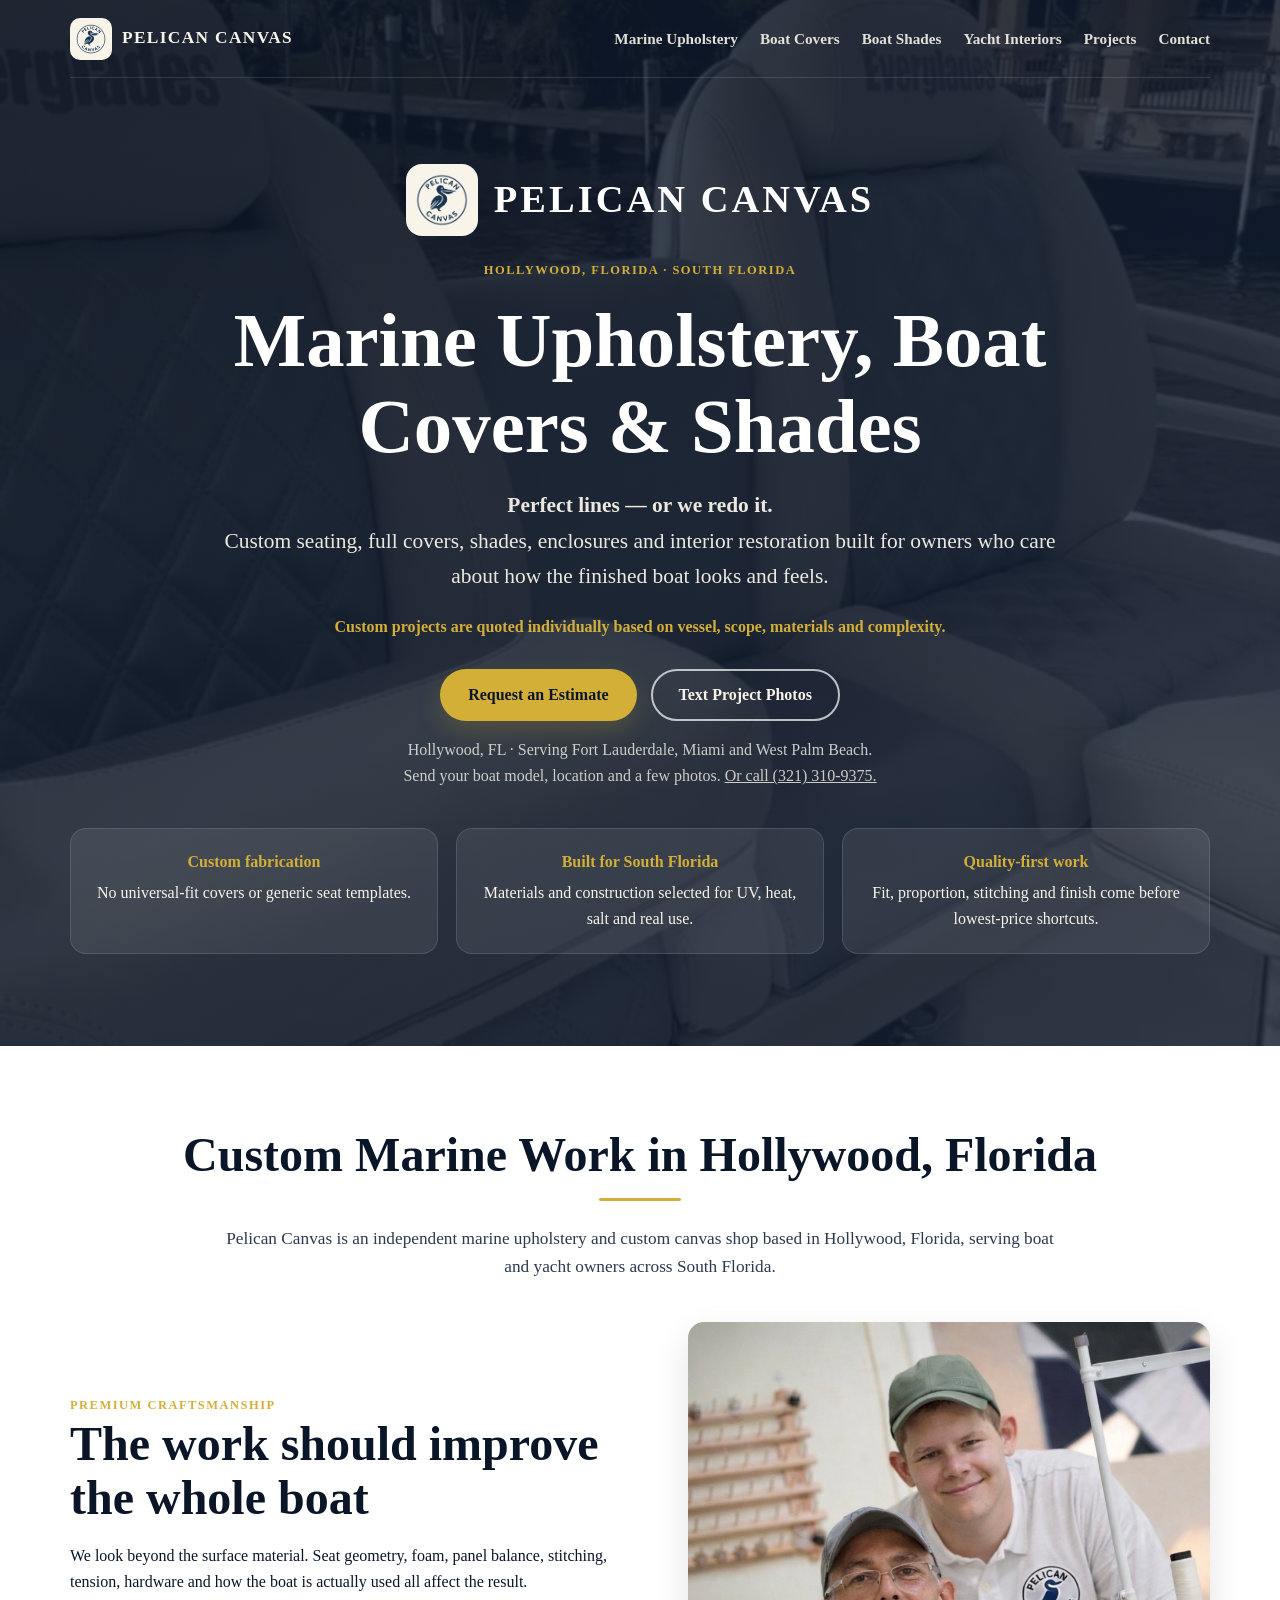
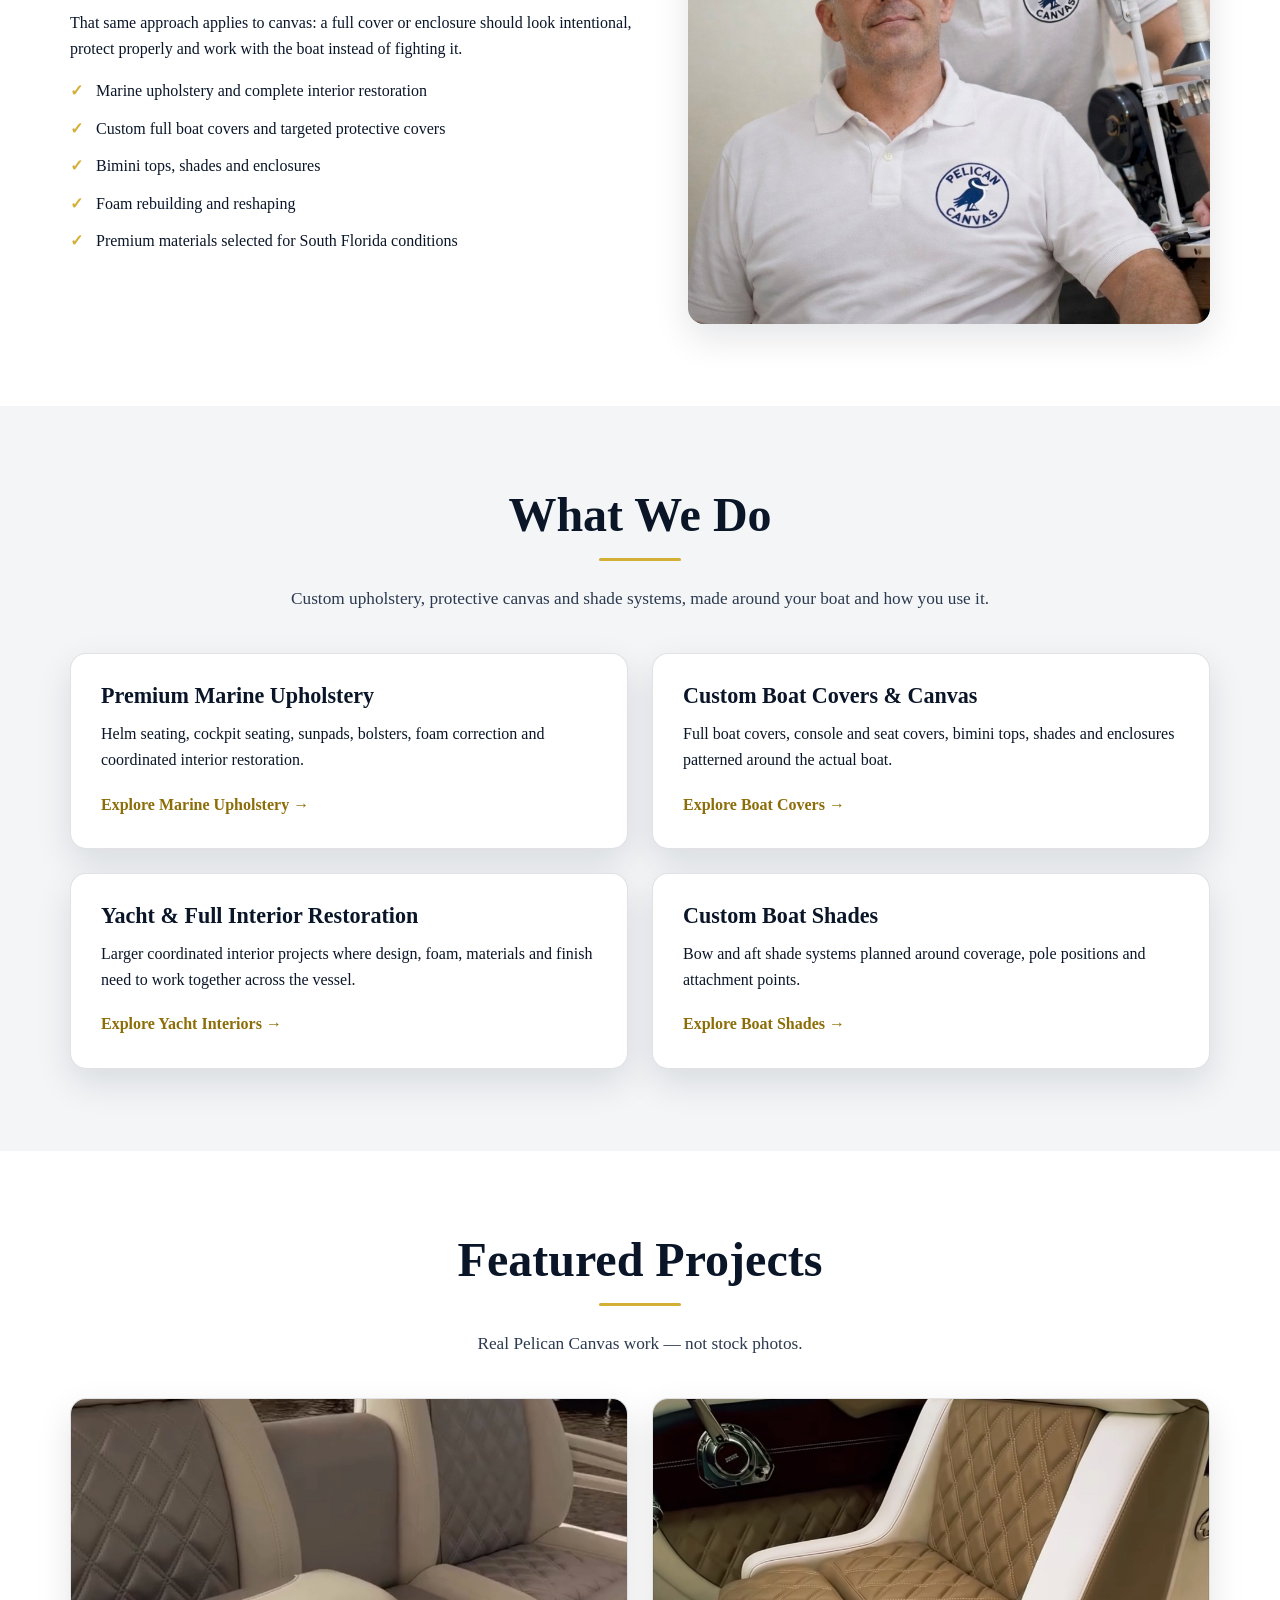
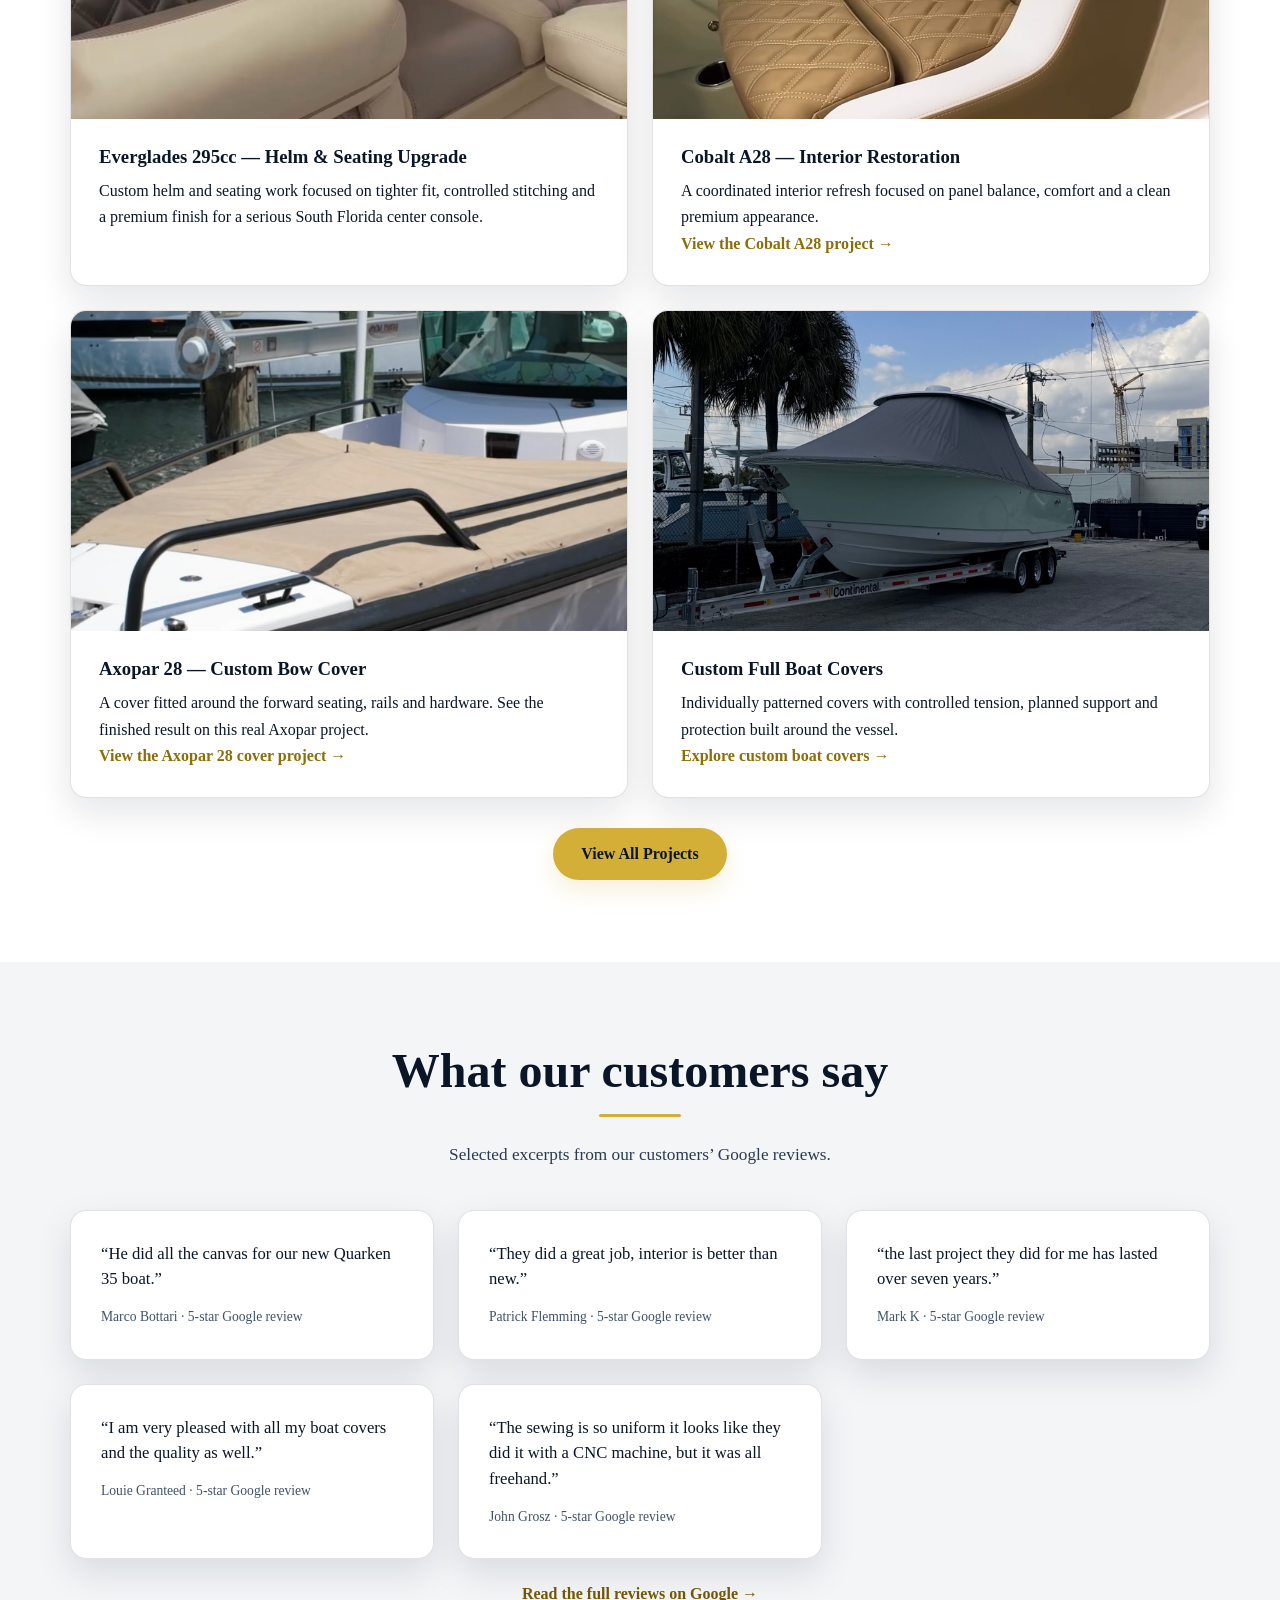
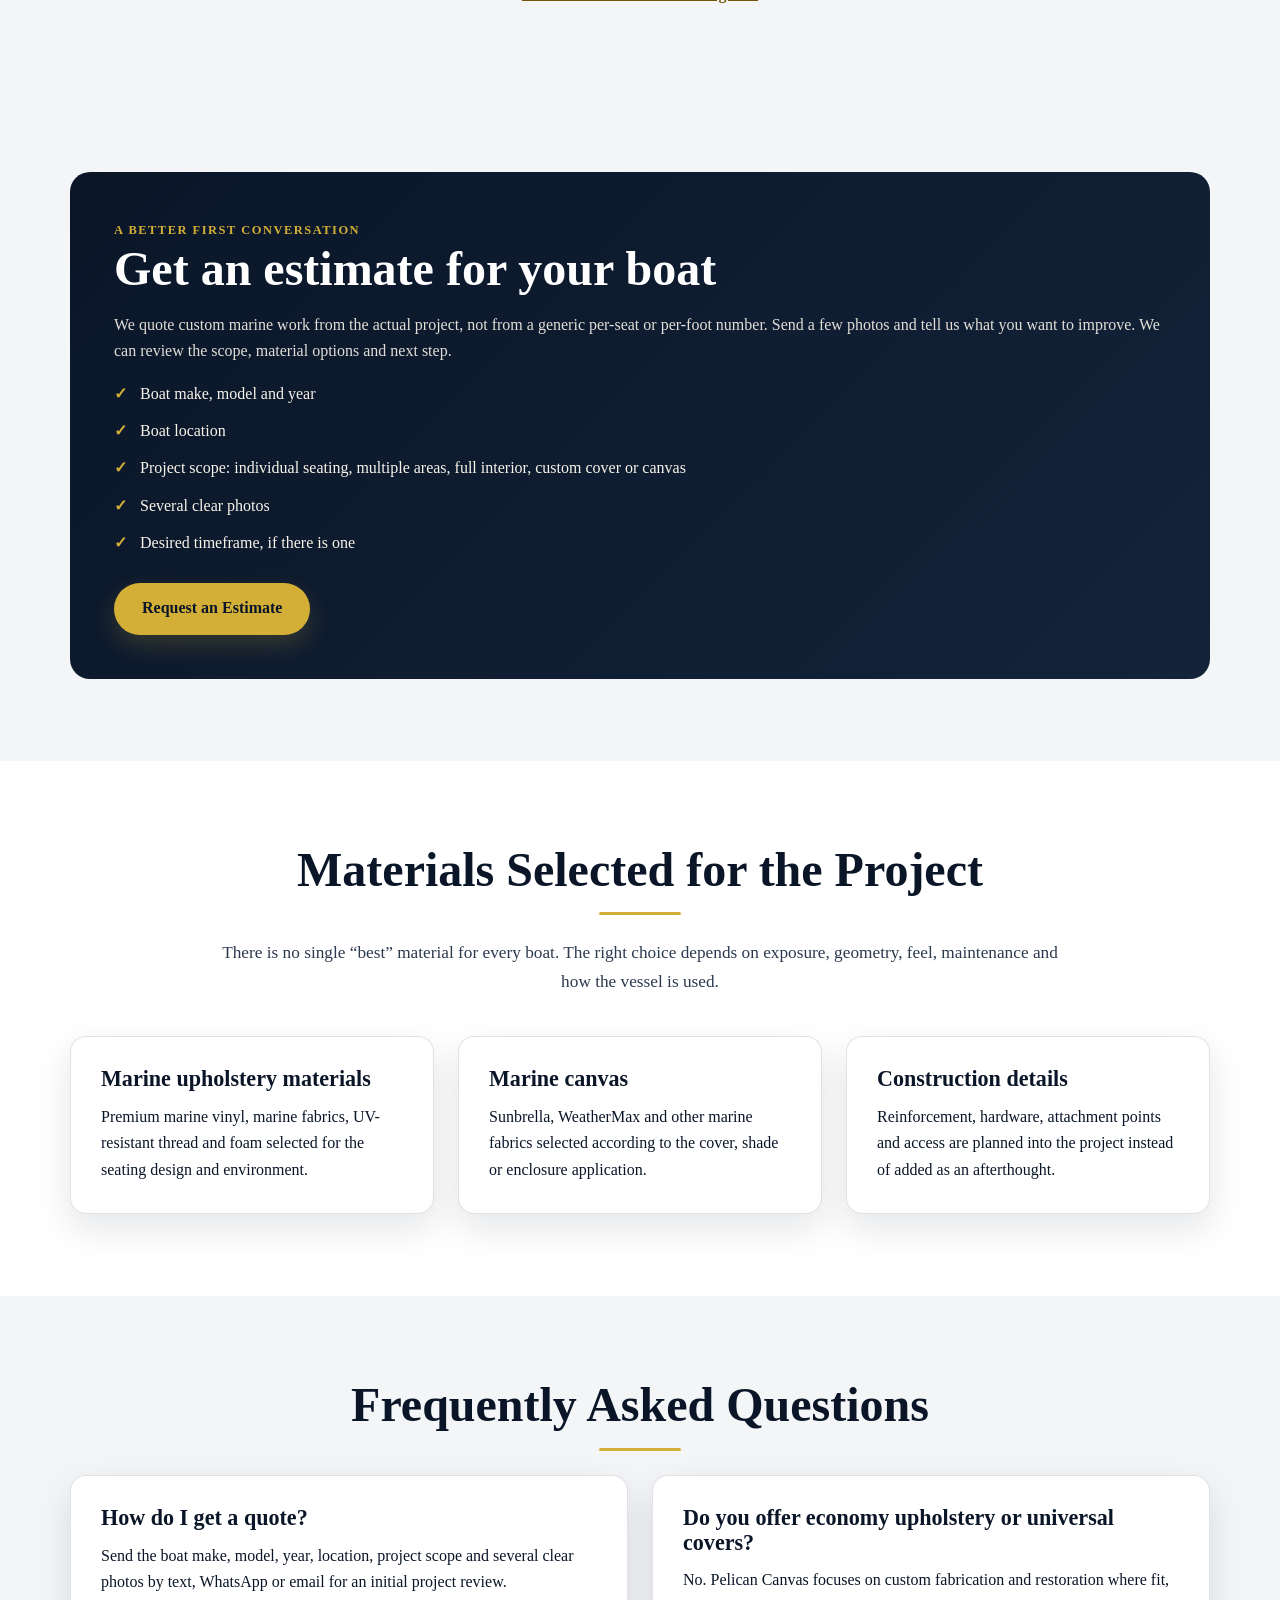
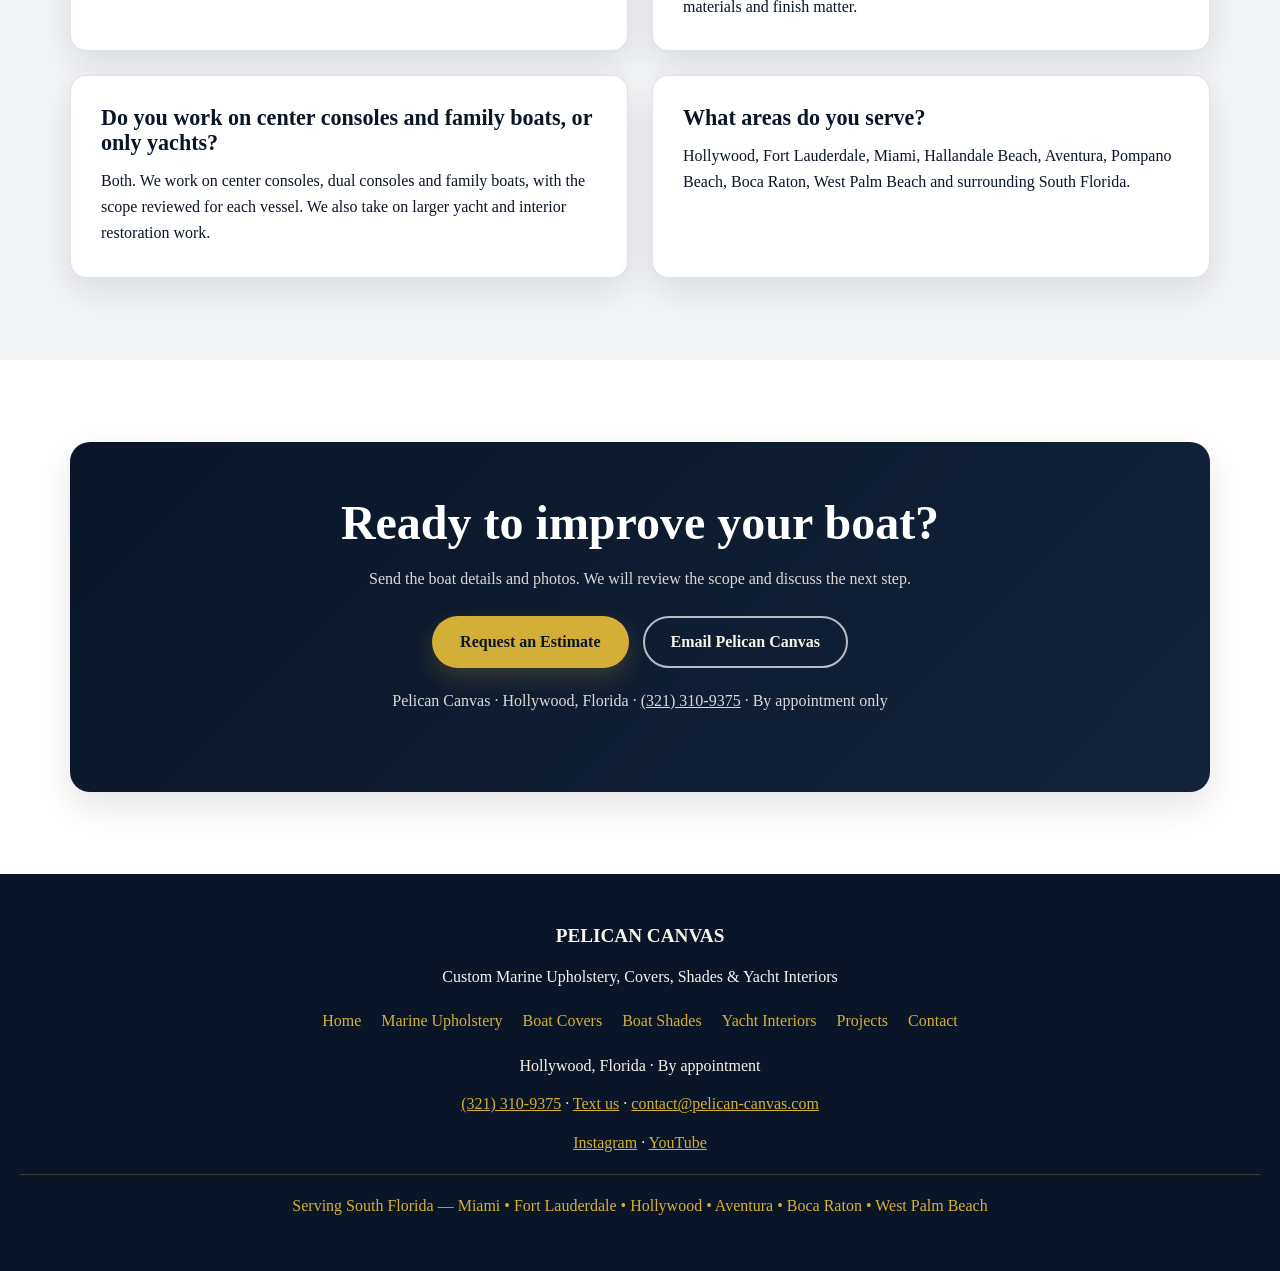
<file: index.html>
<!DOCTYPE html>
<html lang="en">
<head>
  <!-- Google Analytics: contact clicks indicate intent, not completed enquiries. -->
  <script async src="https://www.googletagmanager.com/gtag/js?id=G-T6B7YYZK1E"></script>
  <script>
    window.dataLayer = window.dataLayer || [];
    function gtag(){dataLayer.push(arguments);}
    gtag('js', new Date());
    gtag('config', 'G-T6B7YYZK1E');
  </script>
  <script src="/site-contact.js?v=20261007" defer></script>


  <meta charset="UTF-8">
  <meta name="viewport" content="width=device-width, initial-scale=1.0">
  <meta name="google-site-verification" content="0Wjcn0k9_Os7LASuSW4JPKWKwKUrUX7gytXUcHyeQfo" />
  <title>Marine Upholstery &amp; Boat Covers | Pelican Canvas, Hollywood</title>
  <meta name="description" content="Custom boat upholstery, covers, shades and yacht interiors in Hollywood, FL. Serving Fort Lauderdale, Miami and West Palm Beach. Send photos for an estimate.">
  <meta name="robots" content="index,follow">
  <link rel="canonical" href="https://pelican-canvas.com/">
  <link rel="stylesheet" href="/site-pages.css?v=20261007">
  <link rel="icon" type="image/png" href="/IMG_9007.png">
  <link rel="apple-touch-icon" href="/IMG_9007.png">
  <meta property="og:type" content="website">
  <meta property="og:title" content="Pelican Canvas | Marine Upholstery & Custom Boat Canvas">
  <meta property="og:description" content="Custom marine upholstery, boat covers and interior restoration for quality-focused boat and yacht owners across South Florida.">
  <meta property="og:url" content="https://pelican-canvas.com/">
  <meta property="og:image" content="https://pelican-canvas.com/IMG_1650.jpeg">
  <meta name="twitter:card" content="summary_large_image">
  <script type="application/ld+json">
  {
    "@context":"https://schema.org",
    "@graph":[
      {
        "@type":"LocalBusiness",
        "@id":"https://pelican-canvas.com/#business",
        "name":"Pelican Canvas",
        "url":"https://pelican-canvas.com/",
        "logo":"https://pelican-canvas.com/IMG_9007.png",
        "image":"https://pelican-canvas.com/IMG_1650.jpeg",
        "telephone":"+1-321-310-9375",
        "email":"contact@pelican-canvas.com",
        "description":"Premium custom marine upholstery, custom boat covers and boat and yacht interior restoration for South Florida.",
        "address":{"@type":"PostalAddress","addressLocality":"Hollywood","addressRegion":"FL","addressCountry":"US"},
        "areaServed":["Hollywood, FL","Fort Lauderdale, FL","Miami, FL","Hallandale Beach, FL","Aventura, FL","Pompano Beach, FL","Boca Raton, FL","West Palm Beach, FL"],
        "sameAs":["https://www.instagram.com/pelican.canvas/"],
        "contactPoint":{"@type":"ContactPoint","telephone":"+1-321-310-9375","contactType":"customer service","areaServed":"US","availableLanguage":["English","Russian"]}
      },
      {
        "@type":"WebSite",
        "@id":"https://pelican-canvas.com/#website",
        "url":"https://pelican-canvas.com/",
        "name":"Pelican Canvas",
        "publisher":{"@id":"https://pelican-canvas.com/#business"}
      }
    ]
  }
  </script>
  <style>
    .home-header{background:linear-gradient(135deg,rgba(10,22,40,.84),rgba(20,35,58,.76)),url('/IMG_1650.jpeg') center 42%/cover no-repeat;color:var(--cream)}
    .home-hero{padding:86px 0 92px;text-align:center}
    .home-logo{display:flex;justify-content:center;align-items:center;gap:16px;margin-bottom:20px}.home-logo img{height:72px;width:72px;object-fit:contain;background:var(--cream);padding:8px;border-radius:16px}.home-logo span{font-size:clamp(1.7rem,3vw,2.5rem);font-weight:700;letter-spacing:.08em;color:white}
    .home-hero h1{color:white;font-size:clamp(2.7rem,6vw,4.8rem);max-width:1000px;margin:16px auto 18px}.home-hero .lead{max-width:860px;margin:0 auto 20px;font-size:clamp(1.1rem,2vw,1.34rem);color:rgba(248,244,234,.94)}
    .home-note{color:var(--gold);font-weight:700;margin:0 auto 28px;max-width:820px}.trust-grid{display:grid;grid-template-columns:repeat(3,minmax(0,1fr));gap:18px;margin-top:38px}.trust-card{background:rgba(255,255,255,.08);border:1px solid rgba(255,255,255,.12);padding:20px;border-radius:16px;color:var(--cream)}.trust-card strong{display:block;color:var(--gold);margin-bottom:5px}
    .project-grid{display:grid;grid-template-columns:repeat(2,minmax(0,1fr));gap:24px}.project-card{background:white;border:1px solid var(--border);border-radius:var(--radius);box-shadow:var(--shadow);overflow:hidden}.project-card img{width:100%;height:320px;object-fit:cover}.project-body{padding:28px}.project-body h3{margin-bottom:10px}.project-body a{color:#8c6d08;font-weight:700;text-decoration:none}.project-body a:hover{text-decoration:underline}
    .qualifier{background:linear-gradient(135deg,var(--navy),var(--navy-2));color:var(--cream);border-radius:20px;padding:44px}.qualifier h2{color:white;text-align:left}.qualifier p{color:rgba(248,244,234,.9)}
    @media(max-width:900px){.trust-grid,.project-grid{grid-template-columns:1fr}.project-card img{height:260px}}@media(max-width:640px){.home-hero{padding:64px 0 72px}.home-logo img{height:58px;width:58px}.qualifier{padding:28px}}
  </style>
</head>
<body>
<a class="skip-link" href="#main-content">Skip to content</a>
<header class="home-header">
  <div class="container">
    <nav class="site-nav" aria-label="Primary navigation"><a class="nav-brand" href="/"><img src="/IMG_9007.png" alt="" width="1000" height="1000"><span>PELICAN CANVAS</span></a><div class="nav-links"><a href="/marine-upholstery/">Marine Upholstery</a><a href="/custom-boat-covers/">Boat Covers</a><a href="/boat-shades/">Boat Shades</a><a href="/yacht-interiors/">Yacht Interiors</a><a href="/projects/">Projects</a><a href="/contact/">Contact</a></div></nav>
    <div class="home-hero">
      <div class="home-logo"><img src="/IMG_9007.png" alt="Pelican Canvas logo" width="1000" height="1000"><span>PELICAN CANVAS</span></div>
      <span class="eyebrow">Hollywood, Florida · South Florida</span>
      <h1>Marine Upholstery, Boat Covers &amp; Shades</h1>
      <p class="lead"><strong>Perfect lines — or we redo it.</strong><br>Custom seating, full covers, shades, enclosures and interior restoration built for owners who care about how the finished boat looks and feels.</p>
      <p class="home-note">Custom projects are quoted individually based on vessel, scope, materials and complexity.</p>
      <div class="button-row"><a class="button button-primary" href="/contact/">Request an Estimate</a><a class="button button-secondary" href="sms:+13213109375">Text Project Photos</a></div>
      <p style="margin-top:16px;color:rgba(248,244,234,.8);">Hollywood, FL · Serving Fort Lauderdale, Miami and West Palm Beach.<br>Send your boat model, location and a few photos. <a href="tel:+13213109375">Or call (321) 310-9375.</a></p>
      <div class="trust-grid"><div class="trust-card"><strong>Custom fabrication</strong>No universal-fit covers or generic seat templates.</div><div class="trust-card"><strong>Built for South Florida</strong>Materials and construction selected for UV, heat, salt and real use.</div><div class="trust-card"><strong>Quality-first work</strong>Fit, proportion, stitching and finish come before lowest-price shortcuts.</div></div>
    </div>
  </div>
</header>

<main id="main-content">
<section class="section" id="about"><div class="container"><h2>Custom Marine Work in Hollywood, Florida</h2><div class="divider"></div><p class="section-intro">Pelican Canvas is an independent marine upholstery and custom canvas shop based in Hollywood, Florida, serving boat and yacht owners across South Florida.</p><div class="content-split"><div class="content-copy"><span class="eyebrow">Premium craftsmanship</span><h2 style="text-align:left;">The work should improve the whole boat</h2><p>We look beyond the surface material. Seat geometry, foam, panel balance, stitching, tension, hardware and how the boat is actually used all affect the result.</p><p>That same approach applies to canvas: a full cover or enclosure should look intentional, protect properly and work with the boat instead of fighting it.</p><ul class="check-list"><li>Marine upholstery and complete interior restoration</li><li>Custom full boat covers and targeted protective covers</li><li>Bimini tops, shades and enclosures</li><li>Foam rebuilding and reshaping</li><li>Premium materials selected for South Florida conditions</li></ul></div><img class="feature-photo" src="/4AB1D54D-5116-469E-A584-2037A86A0401.jpeg" alt="Pelican Canvas family craftsmanship in South Florida" loading="lazy" decoding="async" width="886" height="1023"></div></div></section>

<section class="section section-alt"><div class="container"><h2>What We Do</h2><div class="divider"></div><p class="section-intro">Custom upholstery, protective canvas and shade systems, made around your boat and how you use it.</p><div class="grid grid-2"><article class="card"><h3>Premium Marine Upholstery</h3><p>Helm seating, cockpit seating, sunpads, bolsters, foam correction and coordinated interior restoration.</p><a class="card-link" href="/marine-upholstery/">Explore Marine Upholstery →</a></article><article class="card"><h3>Custom Boat Covers &amp; Canvas</h3><p>Full boat covers, console and seat covers, bimini tops, shades and enclosures patterned around the actual boat.</p><a class="card-link" href="/custom-boat-covers/">Explore Boat Covers →</a></article><article class="card"><h3>Yacht &amp; Full Interior Restoration</h3><p>Larger coordinated interior projects where design, foam, materials and finish need to work together across the vessel.</p><a class="card-link" href="/yacht-interiors/">Explore Yacht Interiors →</a></article><article class="card"><h3>Custom Boat Shades</h3><p>Bow and aft shade systems planned around coverage, pole positions and attachment points.</p><a class="card-link" href="/boat-shades/">Explore Boat Shades →</a></article></div></div></section>

<section class="section" id="projects"><div class="container"><h2>Featured Projects</h2><div class="divider"></div><p class="section-intro">Real Pelican Canvas work — not stock photos.</p><div class="project-grid"><article class="project-card"><img src="/IMG_1650.jpeg" alt="Everglades 295cc custom marine upholstery by Pelican Canvas" loading="lazy" decoding="async" width="878" height="1329"><div class="project-body"><h3>Everglades 295cc — Helm &amp; Seating Upgrade</h3><p>Custom helm and seating work focused on tighter fit, controlled stitching and a premium finish for a serious South Florida center console.</p></div></article><article class="project-card"><img src="/IMG_1645.jpeg" alt="Cobalt A28 interior restoration by Pelican Canvas" loading="lazy" decoding="async" width="945" height="1218"><div class="project-body"><h3>Cobalt A28 — Interior Restoration</h3><p>A coordinated interior refresh focused on panel balance, comfort and a clean premium appearance.</p><a href="/projects/cobalt-a28-interior-restoration/">View the Cobalt A28 project →</a></div></article><article class="project-card"><a href="/projects/axopar-28-bow-cover/"><img src="/projects/axopar-28-bow-cover/axopar-28-bow-cover.jpg" alt="Axopar 28 custom bow cover by Pelican Canvas" loading="lazy" decoding="async" width="720" height="1280"></a><div class="project-body"><h3>Axopar 28 — Custom Bow Cover</h3><p>A cover fitted around the forward seating, rails and hardware. See the finished result on this real Axopar project.</p><a href="/projects/axopar-28-bow-cover/">View the Axopar 28 cover project →</a></div></article><article class="project-card"><img src="/IMG_1475.jpeg" alt="Custom full boat cover by Pelican Canvas" loading="lazy" decoding="async" width="803" height="1429"><div class="project-body"><h3>Custom Full Boat Covers</h3><p>Individually patterned covers with controlled tension, planned support and protection built around the vessel.</p><a href="/custom-boat-covers/">Explore custom boat covers →</a></div></article></div><div class="button-row" style="margin-top:30px;"><a class="button button-primary" href="/projects/">View All Projects</a></div></div></section>

<section class="section section-alt"><div class="container"><h2>What our customers say</h2><div class="divider"></div><p class="section-intro">Selected excerpts from our customers’ Google reviews.</p><div class="grid grid-3 review-grid"><figure class="card review"><blockquote>“He did all the canvas for our new Quarken 35 boat.”</blockquote><figcaption>Marco Bottari · 5-star Google review</figcaption></figure><figure class="card review"><blockquote>“They did a great job, interior is better than new.”</blockquote><figcaption>Patrick Flemming · 5-star Google review</figcaption></figure><figure class="card review"><blockquote>“the last project they did for me has lasted over seven years.”</blockquote><figcaption>Mark K · 5-star Google review</figcaption></figure><figure class="card review"><blockquote>“I am very pleased with all my boat covers and the quality as well.”</blockquote><figcaption>Louie Granteed · 5-star Google review</figcaption></figure><figure class="card review"><blockquote>“The sewing is so uniform it looks like they did it with a CNC machine, but it was all freehand.”</blockquote><figcaption>John Grosz · 5-star Google review</figcaption></figure></div><p class="review-source"><a href="https://maps.google.com/maps?cid=3574420610602764574" target="_blank" rel="noopener">Read the full reviews on Google →</a></p></div></section>
<section class="section section-alt"><div class="container"><div class="qualifier"><span class="eyebrow">A better first conversation</span><h2>Get an estimate for your boat</h2><p>We quote custom marine work from the actual project, not from a generic per-seat or per-foot number. Send a few photos and tell us what you want to improve. We can review the scope, material options and next step.</p><ul class="check-list"><li>Boat make, model and year</li><li>Boat location</li><li>Project scope: individual seating, multiple areas, full interior, custom cover or canvas</li><li>Several clear photos</li><li>Desired timeframe, if there is one</li></ul><div class="button-row" style="justify-content:flex-start;margin-top:26px;"><a class="button button-primary" href="/contact/">Request an Estimate</a></div></div></div></section>

<section class="section"><div class="container"><h2>Materials Selected for the Project</h2><div class="divider"></div><p class="section-intro">There is no single “best” material for every boat. The right choice depends on exposure, geometry, feel, maintenance and how the vessel is used.</p><div class="grid grid-3"><article class="card"><h3>Marine upholstery materials</h3><p>Premium marine vinyl, marine fabrics, UV-resistant thread and foam selected for the seating design and environment.</p></article><article class="card"><h3>Marine canvas</h3><p>Sunbrella, WeatherMax and other marine fabrics selected according to the cover, shade or enclosure application.</p></article><article class="card"><h3>Construction details</h3><p>Reinforcement, hardware, attachment points and access are planned into the project instead of added as an afterthought.</p></article></div></div></section>

<section class="section section-alt"><div class="container"><h2>Frequently Asked Questions</h2><div class="divider"></div><div class="grid grid-2"><article class="card"><h3>How do I get a quote?</h3><p>Send the boat make, model, year, location, project scope and several clear photos by text, WhatsApp or email for an initial project review.</p></article><article class="card"><h3>Do you offer economy upholstery or universal covers?</h3><p>No. Pelican Canvas focuses on custom fabrication and restoration where fit, materials and finish matter.</p></article><article class="card"><h3>Do you work on center consoles and family boats, or only yachts?</h3><p>Both. We work on center consoles, dual consoles and family boats, with the scope reviewed for each vessel. We also take on larger yacht and interior restoration work.</p></article><article class="card"><h3>What areas do you serve?</h3><p>Hollywood, Fort Lauderdale, Miami, Hallandale Beach, Aventura, Pompano Beach, Boca Raton, West Palm Beach and surrounding South Florida.</p></article></div></div></section>

<section class="section" id="contact"><div class="container"><div class="cta"><h2>Ready to improve your boat?</h2><p>Send the boat details and photos. We will review the scope and discuss the next step.</p><div class="button-row"><a class="button button-primary" href="/contact/">Request an Estimate</a><a class="button button-secondary" href="mailto:contact@pelican-canvas.com">Email Pelican Canvas</a></div><p style="margin-top:20px;">Pelican Canvas · Hollywood, Florida · <a href="tel:+13213109375">(321) 310-9375</a> · By appointment only</p></div></div></section>
</main>

<footer class="site-footer"><p style="font-size:1.2rem;font-weight:700;">PELICAN CANVAS</p><p>Custom Marine Upholstery, Covers, Shades &amp; Yacht Interiors</p><div class="footer-links"><a href="/">Home</a><a href="/marine-upholstery/">Marine Upholstery</a><a href="/custom-boat-covers/">Boat Covers</a><a href="/boat-shades/">Boat Shades</a><a href="/yacht-interiors/">Yacht Interiors</a><a href="/projects/">Projects</a><a href="/contact/">Contact</a></div><p>Hollywood, Florida · By appointment</p><p><a href="tel:+13213109375">(321) 310-9375</a> · <a href="sms:+13213109375">Text us</a> · <a href="mailto:contact@pelican-canvas.com">contact@pelican-canvas.com</a></p><p><a href="https://www.instagram.com/pelican.canvas/" target="_blank" rel="noopener">Instagram</a> · <a href="https://www.youtube.com/channel/UCkVa46DMnXWuH2gKthd9YZg" target="_blank" rel="noopener">YouTube</a></p><div class="service-line">Serving South Florida — Miami • Fort Lauderdale • Hollywood • Aventura • Boca Raton • West Palm Beach</div></footer>
<nav class="mobile-contact" aria-label="Quick contact"><a href="tel:+13213109375">Call</a><a href="sms:+13213109375">Text Photos</a><a href="/contact/">Request Estimate</a></nav>
</body>
</html>
</file>
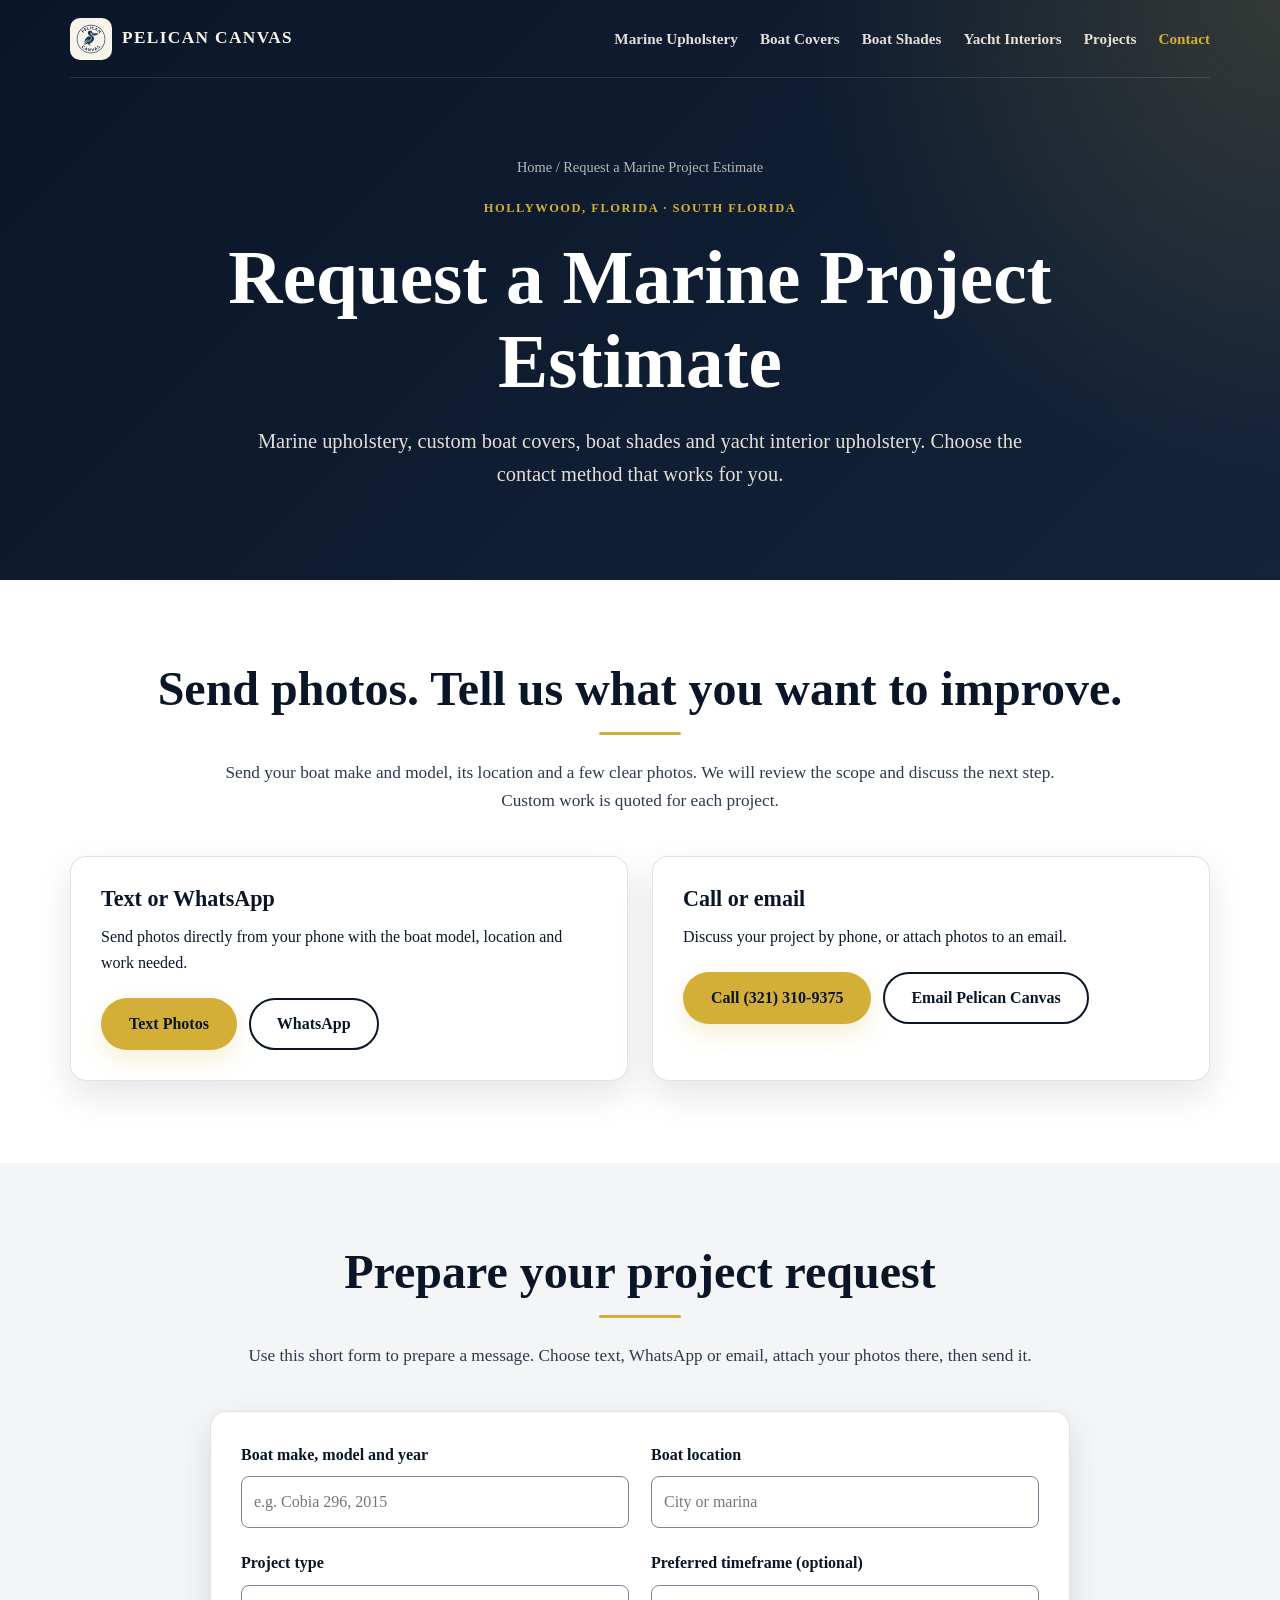
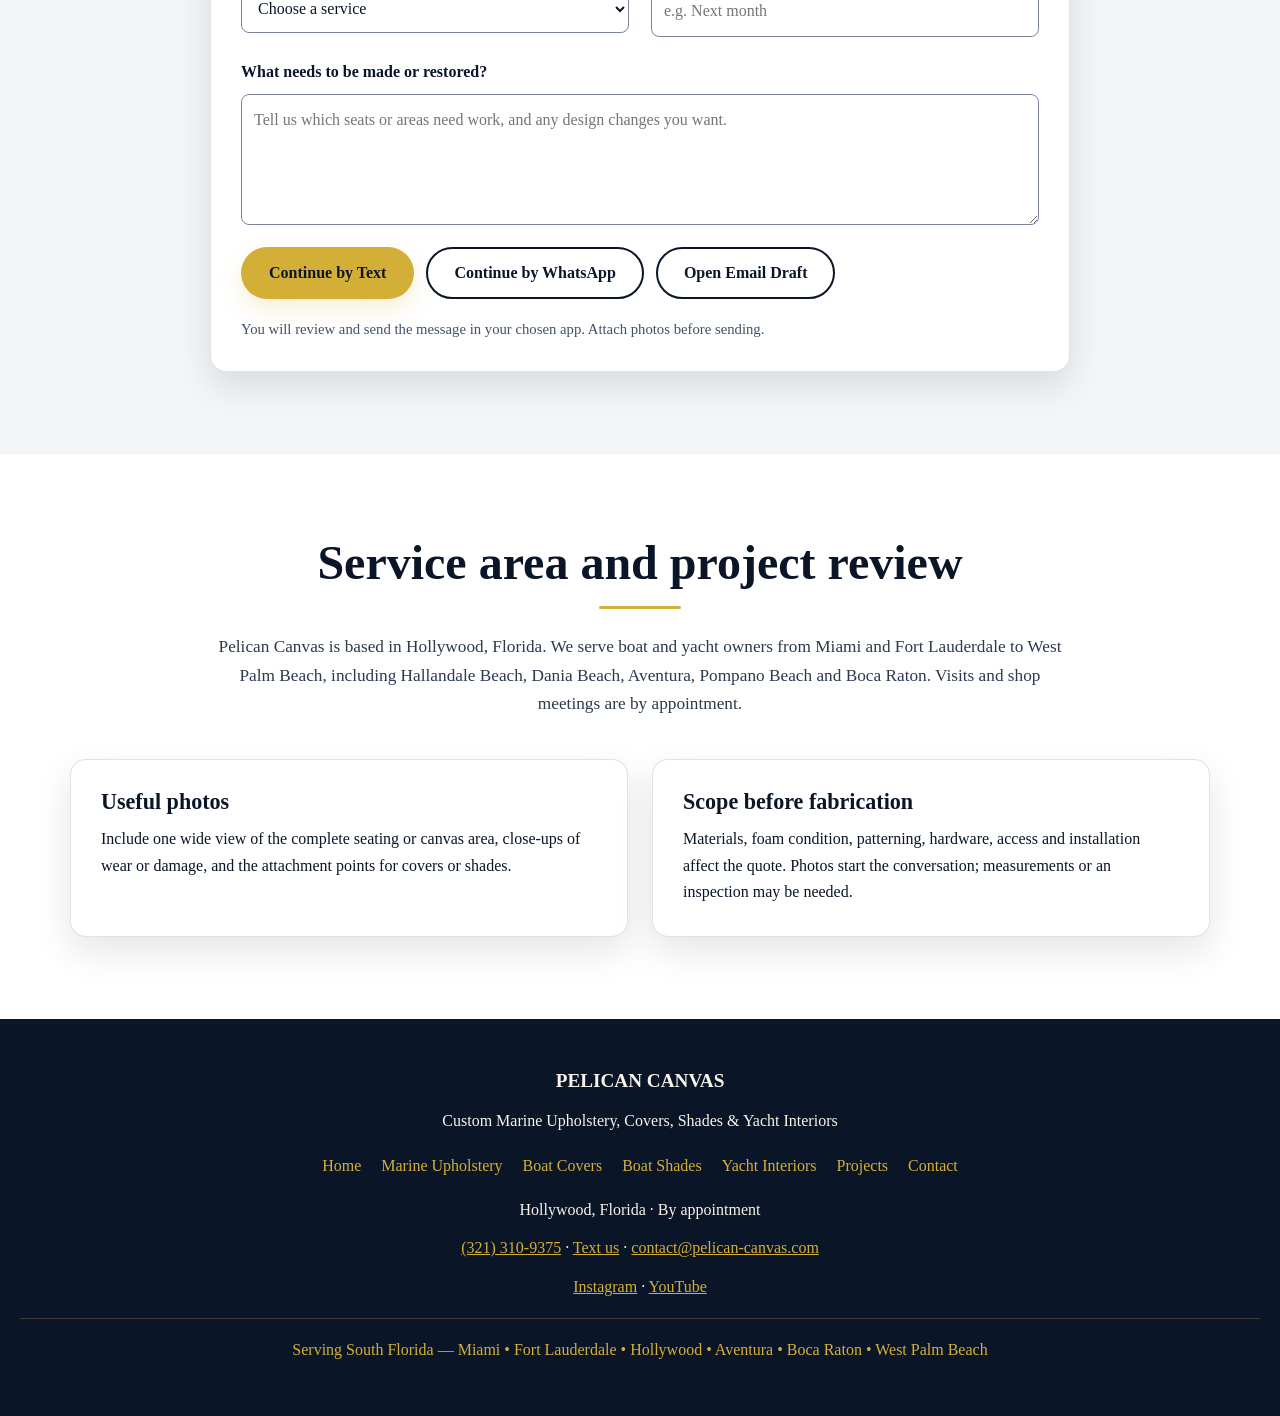
<file: contact/index.html>
<!DOCTYPE html>
<html lang="en"><head><meta charset="UTF-8"><meta name="viewport" content="width=device-width, initial-scale=1.0">
  <!-- Google Analytics: contact clicks indicate intent, not completed enquiries. -->
  <script async src="https://www.googletagmanager.com/gtag/js?id=G-T6B7YYZK1E"></script>
  <script>
    window.dataLayer = window.dataLayer || [];
    function gtag(){dataLayer.push(arguments);}
    gtag('js', new Date());
    gtag('config', 'G-T6B7YYZK1E');
  </script>
  <script src="/site-contact.js?v=20261007" defer></script>
<title>Boat Upholstery &amp; Canvas Estimates | Pelican Canvas</title><meta name="description" content="Request a marine upholstery, boat cover, shade or yacht interior estimate. Send boat details and photos by text, WhatsApp or email. Hollywood, South Florida."><meta name="robots" content="index,follow"><link rel="canonical" href="https://pelican-canvas.com/contact/"><link rel="stylesheet" href="/site-pages.css?v=20261007"><link rel="icon" href="/IMG_9007.png" type="image/png"><meta property="og:type" content="website"><meta property="og:title" content="Boat Upholstery &amp; Canvas Estimates | Pelican Canvas"><meta property="og:description" content="Request a marine upholstery, boat cover, shade or yacht interior estimate. Send boat details and photos by text, WhatsApp or email. Hollywood, South Florida."><meta property="og:url" content="https://pelican-canvas.com/contact/"><meta property="og:image" content="https://pelican-canvas.com/IMG_1650.jpeg"><meta name="twitter:card" content="summary_large_image"><script type="application/ld+json">{"@context": "https://schema.org", "@graph": [{"@type": "ContactPage", "name": "Request a Marine Project Estimate", "url": "https://pelican-canvas.com/contact/", "description": "Request a marine upholstery, boat cover, shade or yacht interior estimate. Send boat details and photos by text, WhatsApp or email. Hollywood, South Florida.", "about": {"@id": "https://pelican-canvas.com/#business"}}, {"@type": "BreadcrumbList", "itemListElement": [{"@type": "ListItem", "position": 1, "name": "Home", "item": "https://pelican-canvas.com/"}, {"@type": "ListItem", "position": 2, "name": "Request a Marine Project Estimate", "item": "https://pelican-canvas.com/contact/"}]}]}</script></head>
<body><a class="skip-link" href="#main-content">Skip to content</a><header class="site-header"><div class="container"><nav class="site-nav" aria-label="Primary navigation"><a class="nav-brand" href="/"><img src="/IMG_9007.png" alt="" width="1000" height="1000"><span>PELICAN CANVAS</span></a><div class="nav-links"><a href="/marine-upholstery/">Marine Upholstery</a><a href="/custom-boat-covers/">Boat Covers</a><a href="/boat-shades/">Boat Shades</a><a href="/yacht-interiors/">Yacht Interiors</a><a href="/projects/">Projects</a><a href="/contact/" aria-current="page">Contact</a></div></nav><div class="page-hero"><div class="breadcrumbs"><a href="/">Home</a> / Request a Marine Project Estimate</div><span class="eyebrow">Hollywood, Florida · South Florida</span><h1>Request a Marine Project Estimate</h1><p>Marine upholstery, custom boat covers, boat shades and yacht interior upholstery. Choose the contact method that works for you.</p></div></div></header><main id="main-content"><section class="section"><div class="container"><h2>Send photos. Tell us what you want to improve.</h2><div class="divider"></div><p class="section-intro">Send your boat make and model, its location and a few clear photos. We will review the scope and discuss the next step. Custom work is quoted for each project.</p><div class="grid grid-2"><article class="card"><h3>Text or WhatsApp</h3><p>Send photos directly from your phone with the boat model, location and work needed.</p><div class="contact-options"><a class="button button-primary" href="sms:+13213109375">Text Photos</a><a class="button button-outline" href="https://wa.me/13213109375" target="_blank" rel="noopener">WhatsApp</a></div></article><article class="card"><h3>Call or email</h3><p>Discuss your project by phone, or attach photos to an email.</p><div class="contact-options"><a class="button button-primary" href="tel:+13213109375">Call (321) 310-9375</a><a class="button button-outline" href="mailto:contact@pelican-canvas.com">Email Pelican Canvas</a></div></article></div></div></section><section class="section section-alt"><div class="container"><h2>Prepare your project request</h2><div class="divider"></div><p class="section-intro">Use this short form to prepare a message. Choose text, WhatsApp or email, attach your photos there, then send it.</p><form id="project-request" hidden class="card request-form"><div class="form-grid"><label>Boat make, model and year<input name="vessel" required maxlength="150" autocomplete="off" placeholder="e.g. Cobia 296, 2015"></label><label>Boat location<input name="location" required maxlength="150" autocomplete="off" placeholder="City or marina"></label><label>Project type<select name="service" required><option value="">Choose a service</option><option value="marine-upholstery">Marine upholstery / seating</option><option value="boat-covers">Custom boat covers</option><option value="boat-shades">Boat shades</option><option value="yacht-interiors">Yacht interior upholstery</option><option value="other-marine">Other marine canvas</option></select></label><label>Preferred timeframe (optional)<input name="timeframe" maxlength="100" autocomplete="off" placeholder="e.g. Next month"></label><label class="form-wide">What needs to be made or restored?<textarea name="scope" required maxlength="1800" rows="4" placeholder="Tell us which seats or areas need work, and any design changes you want."></textarea></label></div><div class="contact-options"><button class="button button-primary" type="submit" value="sms">Continue by Text</button><button class="button button-outline" type="submit" value="whatsapp">Continue by WhatsApp</button><button class="button button-outline" type="submit" value="email">Open Email Draft</button></div><p id="request-status" role="status" class="form-note">You will review and send the message in your chosen app. Attach photos before sending.</p><noscript><p>To send your project, use the text, WhatsApp, email or call buttons above.</p></noscript></form><noscript><p class="section-intro">Use the text, WhatsApp, email or call buttons above to send your project details and photos.</p></noscript></div></section><section class="section"><div class="container"><h2>Service area and project review</h2><div class="divider"></div><p class="section-intro">Pelican Canvas is based in Hollywood, Florida. We serve boat and yacht owners from Miami and Fort Lauderdale to West Palm Beach, including Hallandale Beach, Dania Beach, Aventura, Pompano Beach and Boca Raton. Visits and shop meetings are by appointment.</p><div class="grid grid-2"><article class="card"><h3>Useful photos</h3><p>Include one wide view of the complete seating or canvas area, close-ups of wear or damage, and the attachment points for covers or shades.</p></article><article class="card"><h3>Scope before fabrication</h3><p>Materials, foam condition, patterning, hardware, access and installation affect the quote. Photos start the conversation; measurements or an inspection may be needed.</p></article></div></div></section></main><footer class="site-footer"><p style="font-size:1.2rem;font-weight:700;">PELICAN CANVAS</p><p>Custom Marine Upholstery, Covers, Shades &amp; Yacht Interiors</p><div class="footer-links"><a href="/">Home</a><a href="/marine-upholstery/">Marine Upholstery</a><a href="/custom-boat-covers/">Boat Covers</a><a href="/boat-shades/">Boat Shades</a><a href="/yacht-interiors/">Yacht Interiors</a><a href="/projects/">Projects</a><a href="/contact/">Contact</a></div><p>Hollywood, Florida · By appointment</p><p><a href="tel:+13213109375">(321) 310-9375</a> · <a href="sms:+13213109375">Text us</a> · <a href="mailto:contact@pelican-canvas.com">contact@pelican-canvas.com</a></p><p><a href="https://www.instagram.com/pelican.canvas/" target="_blank" rel="noopener">Instagram</a> · <a href="https://www.youtube.com/channel/UCkVa46DMnXWuH2gKthd9YZg" target="_blank" rel="noopener">YouTube</a></p><div class="service-line">Serving South Florida — Miami • Fort Lauderdale • Hollywood • Aventura • Boca Raton • West Palm Beach</div></footer><nav class="mobile-contact" aria-label="Quick contact"><a href="tel:+13213109375">Call</a><a href="sms:+13213109375">Text Photos</a><a href="/contact/">Request Estimate</a></nav></body></html>
</file>
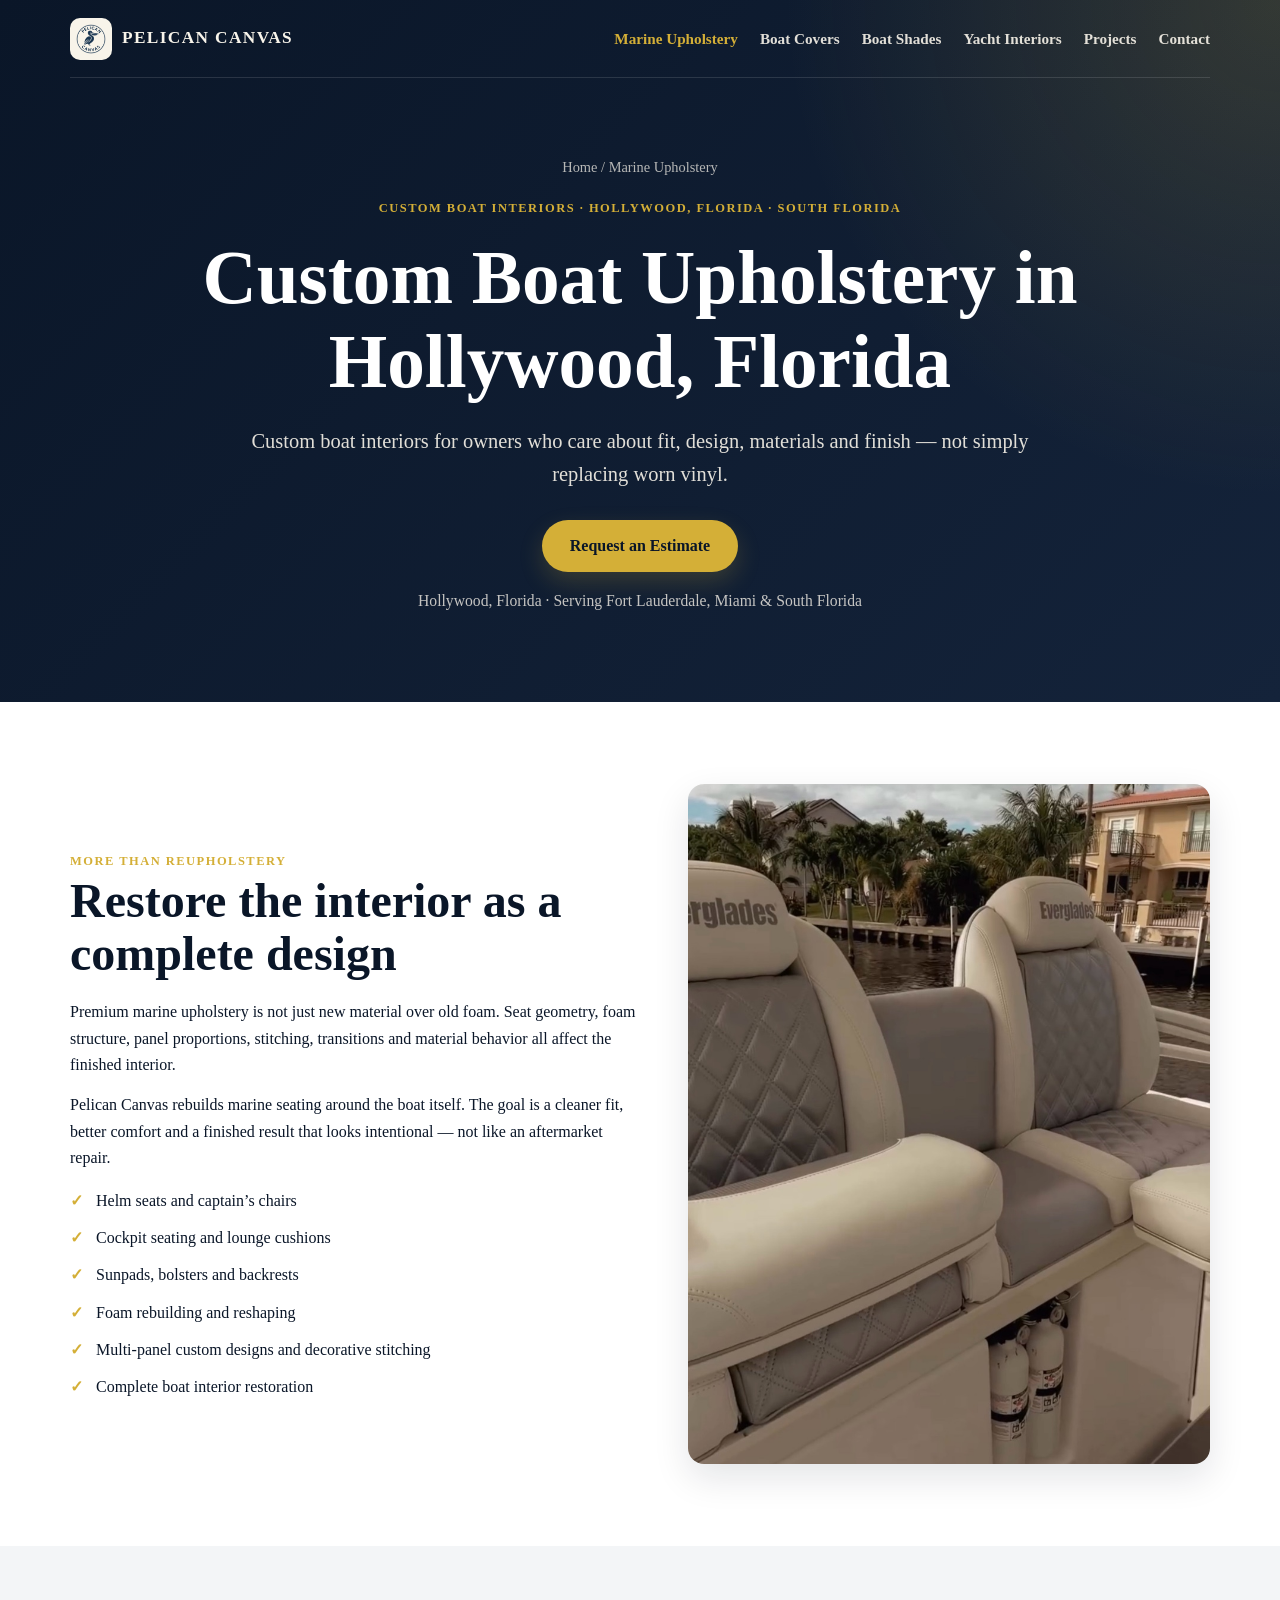
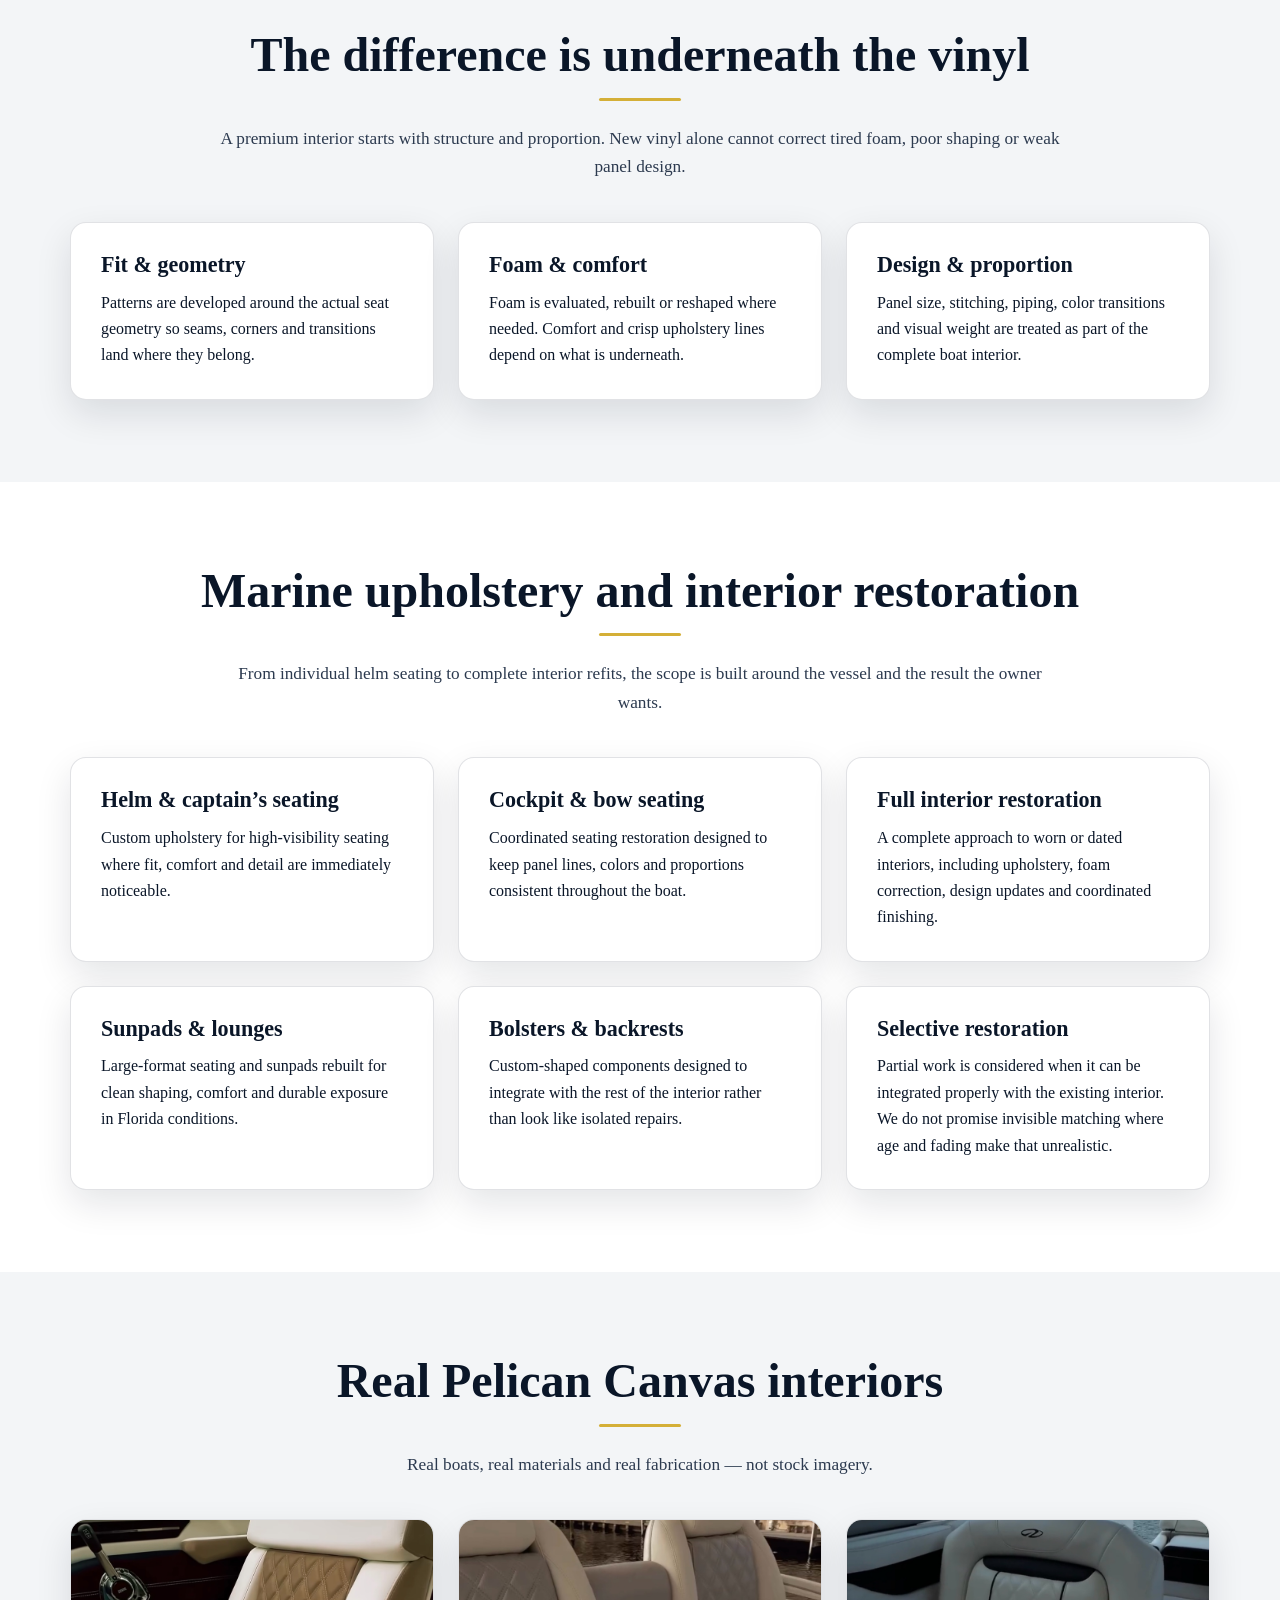
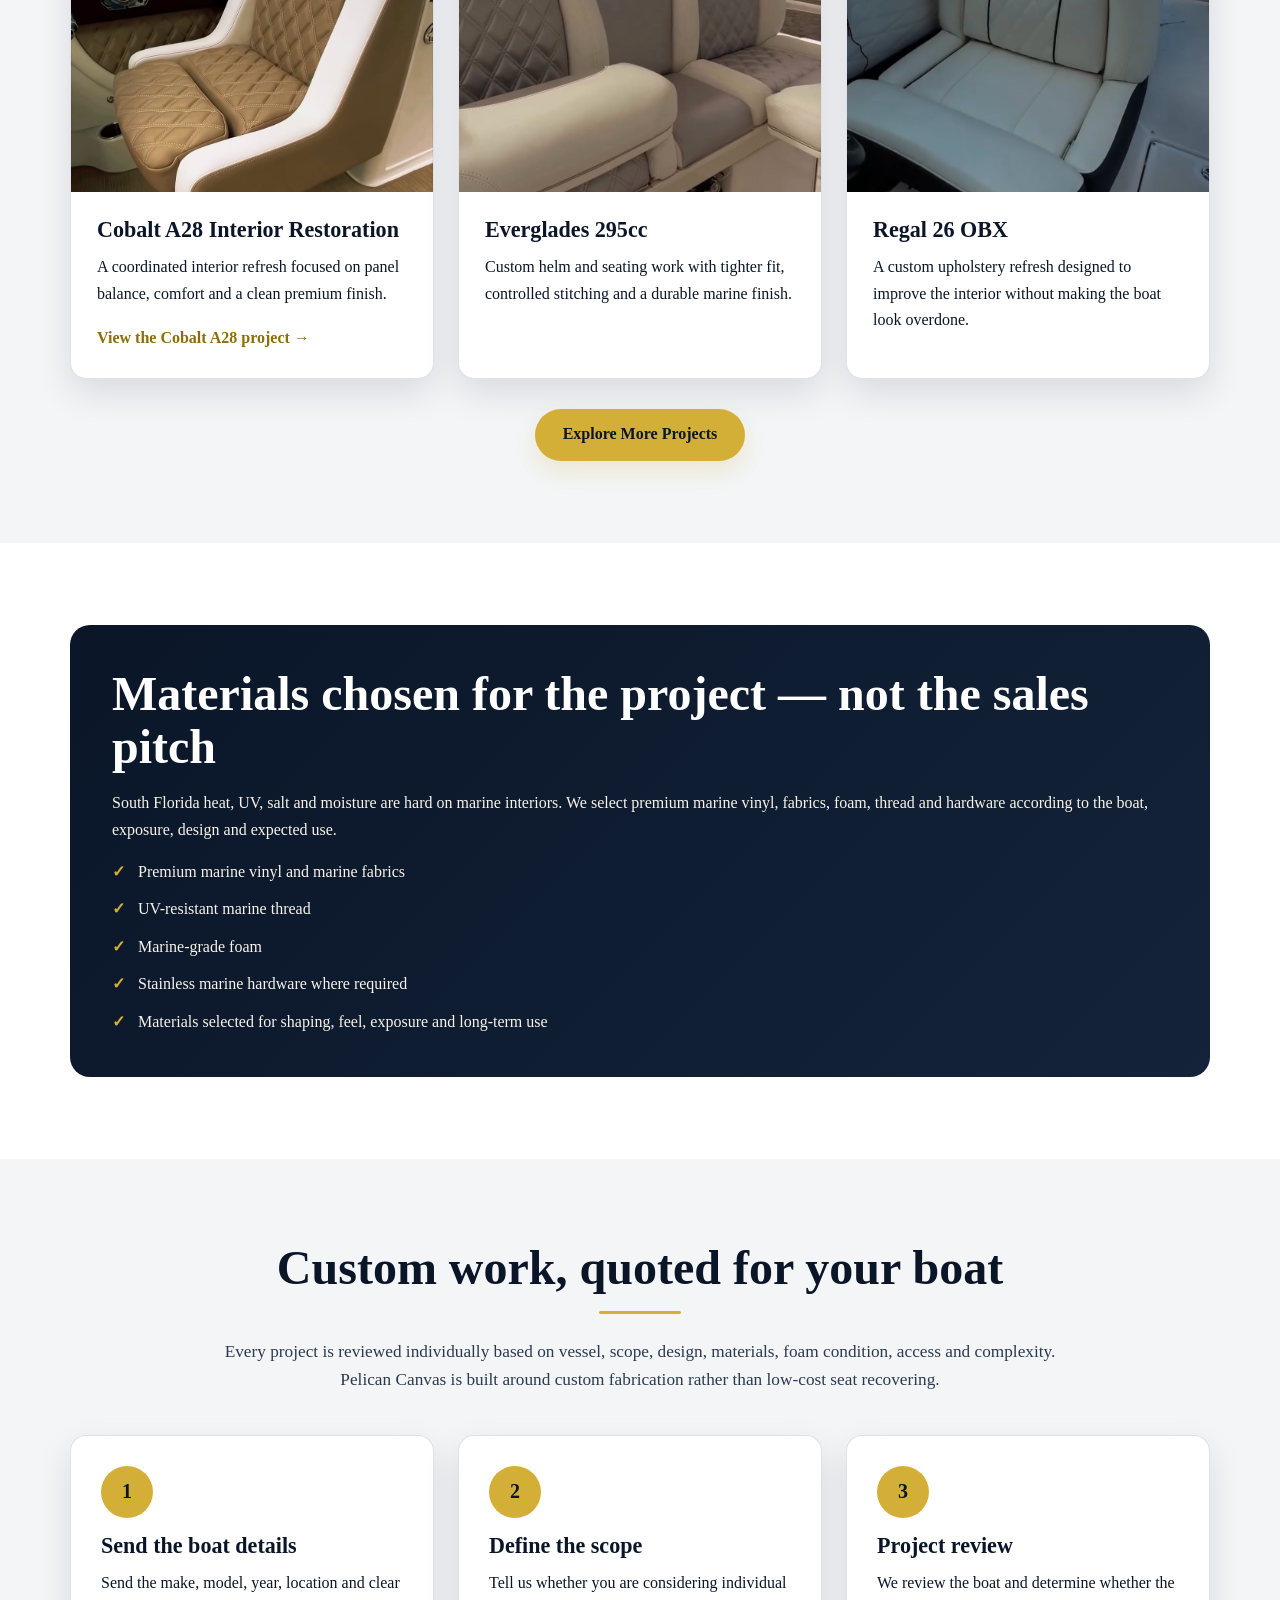
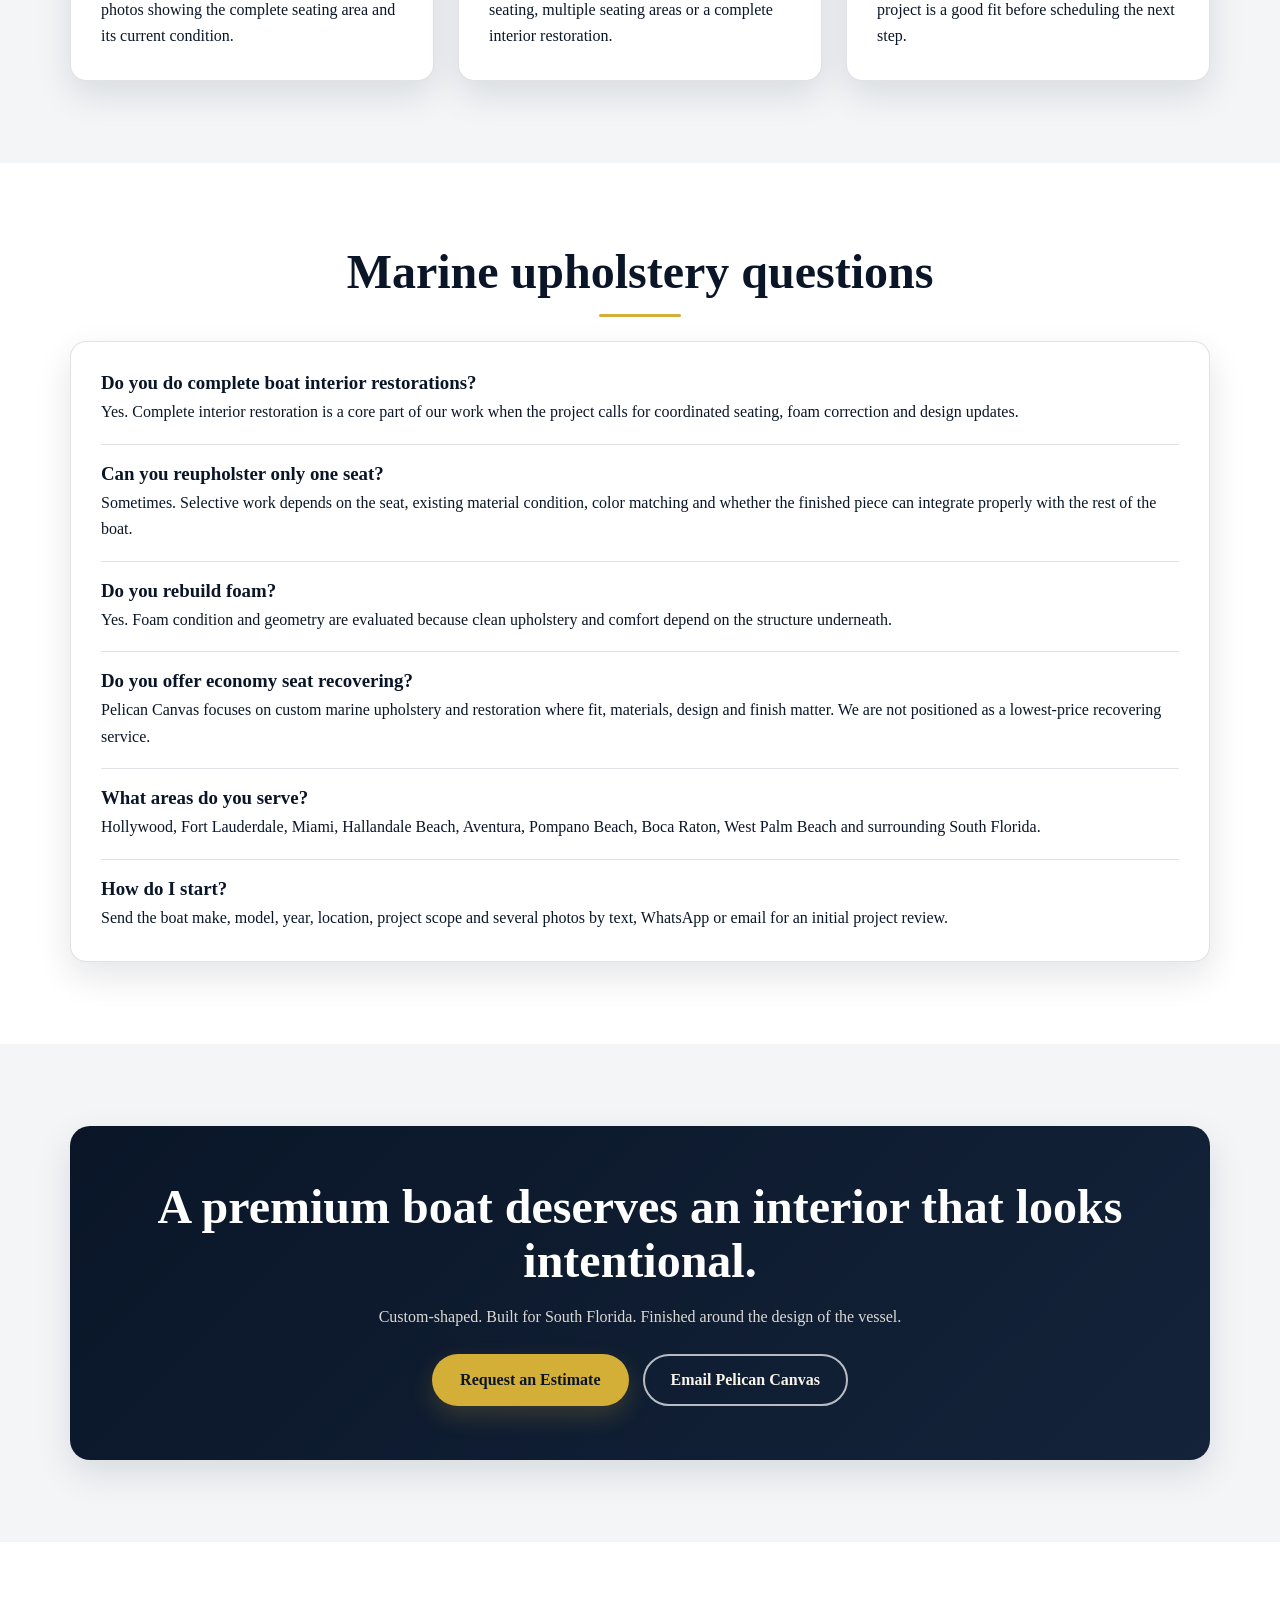
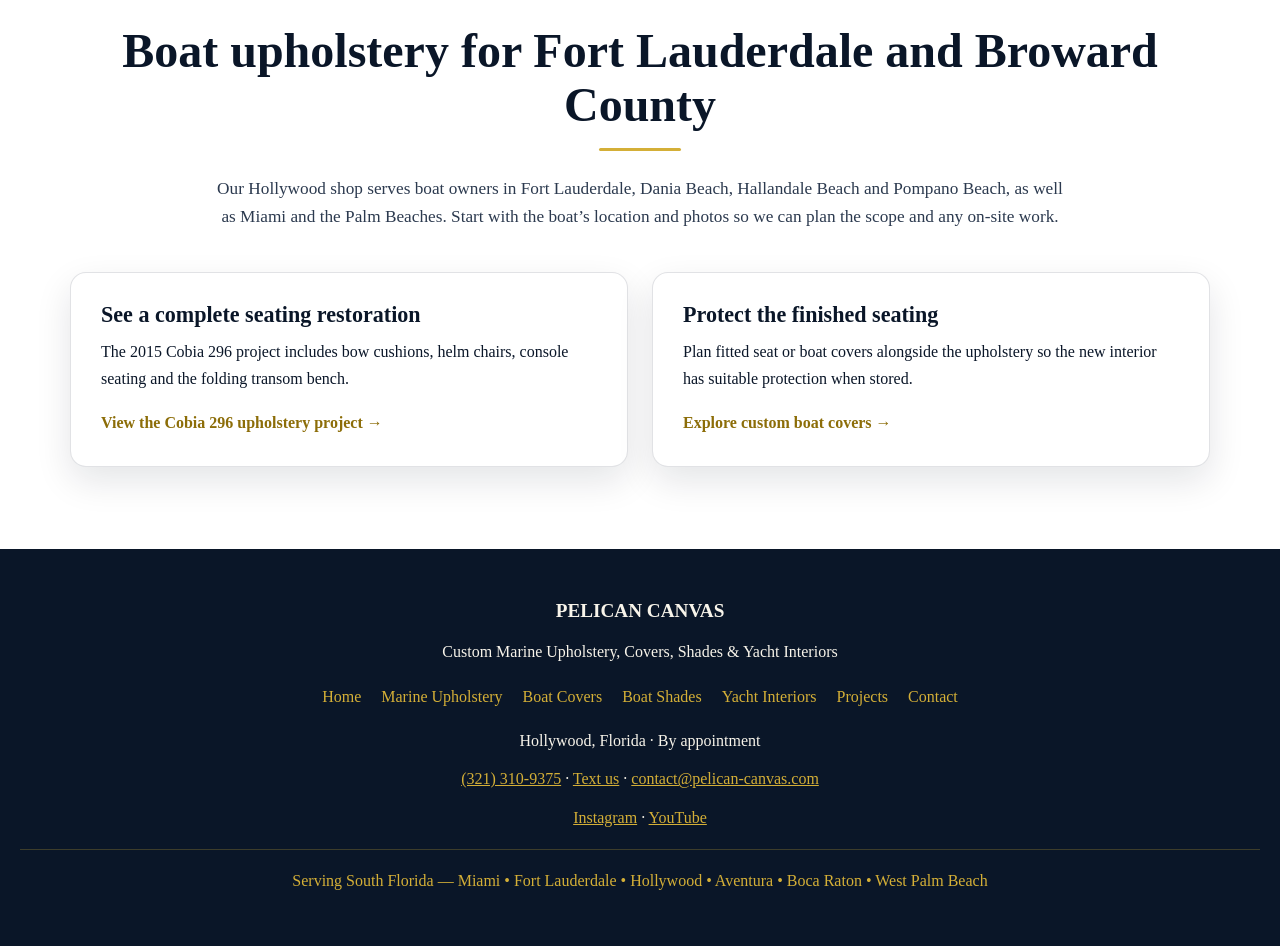
<file: marine-upholstery/index.html>
<!DOCTYPE html>
<html lang="en">
<head>
  <!-- Google Analytics: contact clicks indicate intent, not completed enquiries. -->
  <script async src="https://www.googletagmanager.com/gtag/js?id=G-T6B7YYZK1E"></script>
  <script>
    window.dataLayer = window.dataLayer || [];
    function gtag(){dataLayer.push(arguments);}
    gtag('js', new Date());
    gtag('config', 'G-T6B7YYZK1E');
  </script>
  <script src="/site-contact.js?v=20261007" defer></script>


  <meta charset="UTF-8">
  <meta name="viewport" content="width=device-width, initial-scale=1.0">
  <title>Boat Upholstery in Hollywood, FL | Pelican Canvas</title>
  <meta name="description" content="Custom boat upholstery, seat reupholstery and foam rebuilding in Hollywood, FL. Serving Fort Lauderdale and South Florida. Send photos for an estimate.">
  <meta name="robots" content="index,follow">
  <link rel="canonical" href="https://pelican-canvas.com/marine-upholstery/">
  <link rel="stylesheet" href="/site-pages.css?v=20261007">
  <link rel="icon" type="image/png" href="/IMG_9007.png">
  <meta property="og:type" content="website">
  <meta property="og:title" content="Premium Marine Upholstery in South Florida | Pelican Canvas">
  <meta property="og:description" content="Custom marine upholstery and boat interior restoration for owners who care about fit, design, materials and finish.">
  <meta property="og:url" content="https://pelican-canvas.com/marine-upholstery/">
  <meta property="og:image" content="https://pelican-canvas.com/IMG_1650.jpeg">
  <meta name="twitter:card" content="summary_large_image">
  <script type="application/ld+json">
  {
    "@context":"https://schema.org",
    "@graph":[
      {
        "@type":"Service",
        "name":"Premium Marine Upholstery and Boat Interior Restoration",
        "url":"https://pelican-canvas.com/marine-upholstery/",
        "description":"Custom marine upholstery, helm seating, cockpit seating, foam shaping and full boat interior restoration for South Florida boats and yachts.",
        "serviceType":"Marine upholstery and boat interior restoration",
        "provider":{"@type":"LocalBusiness","name":"Pelican Canvas","url":"https://pelican-canvas.com/","telephone":"+1-321-310-9375","email":"contact@pelican-canvas.com","address":{"@type":"PostalAddress","addressLocality":"Hollywood","addressRegion":"FL","addressCountry":"US"}},
        "areaServed":["Hollywood, FL","Fort Lauderdale, FL","Miami, FL","Hallandale Beach, FL","Aventura, FL","Pompano Beach, FL","Boca Raton, FL","West Palm Beach, FL"]
      },
      {"@type":"BreadcrumbList","itemListElement":[{"@type":"ListItem","position":1,"name":"Home","item":"https://pelican-canvas.com/"},{"@type":"ListItem","position":2,"name":"Marine Upholstery","item":"https://pelican-canvas.com/marine-upholstery/"}]}
    ]
  }
  </script>
</head>
<body>
<a class="skip-link" href="#main-content">Skip to content</a>
  <header class="site-header">
    <div class="container">
      <nav class="site-nav" aria-label="Primary navigation"><a class="nav-brand" href="/"><img src="/IMG_9007.png" alt="" width="1000" height="1000"><span>PELICAN CANVAS</span></a><div class="nav-links"><a href="/marine-upholstery/" aria-current="page">Marine Upholstery</a><a href="/custom-boat-covers/">Boat Covers</a><a href="/boat-shades/">Boat Shades</a><a href="/yacht-interiors/">Yacht Interiors</a><a href="/projects/">Projects</a><a href="/contact/">Contact</a></div></nav>
      <div class="page-hero">
        <div class="breadcrumbs"><a href="/">Home</a> / Marine Upholstery</div>
        <span class="eyebrow">Custom boat interiors · Hollywood, Florida · South Florida</span>
        <h1>Custom Boat Upholstery in Hollywood, Florida</h1>
        <p>Custom boat interiors for owners who care about fit, design, materials and finish — not simply replacing worn vinyl.</p>
        <div class="button-row" style="margin-top:28px;"><a class="button button-primary" href="/contact/?service=marine-upholstery">Request an Estimate</a></div>
        <p style="margin-top:16px; font-size:0.98rem; color:rgba(248,244,234,0.78);">Hollywood, Florida · Serving Fort Lauderdale, Miami &amp; South Florida</p>
      </div>
    </div>
  </header>

  <main id="main-content">
    <section class="section"><div class="container content-split"><div class="content-copy">
      <span class="eyebrow">More than reupholstery</span><h2>Restore the interior as a complete design</h2>
      <p>Premium marine upholstery is not just new material over old foam. Seat geometry, foam structure, panel proportions, stitching, transitions and material behavior all affect the finished interior.</p>
      <p>Pelican Canvas rebuilds marine seating around the boat itself. The goal is a cleaner fit, better comfort and a finished result that looks intentional — not like an aftermarket repair.</p>
      <ul class="check-list"><li>Helm seats and captain’s chairs</li><li>Cockpit seating and lounge cushions</li><li>Sunpads, bolsters and backrests</li><li>Foam rebuilding and reshaping</li><li>Multi-panel custom designs and decorative stitching</li><li>Complete boat interior restoration</li></ul>
    </div><img class="feature-photo" src="/IMG_1650.jpeg" alt="Premium custom marine upholstery on an Everglades 295cc by Pelican Canvas" width="878" height="1329"></div></section>

    <section class="section section-alt"><div class="container"><h2>The difference is underneath the vinyl</h2><div class="divider"></div><p class="section-intro">A premium interior starts with structure and proportion. New vinyl alone cannot correct tired foam, poor shaping or weak panel design.</p><div class="grid grid-3">
      <article class="card"><h3>Fit &amp; geometry</h3><p>Patterns are developed around the actual seat geometry so seams, corners and transitions land where they belong.</p></article>
      <article class="card"><h3>Foam &amp; comfort</h3><p>Foam is evaluated, rebuilt or reshaped where needed. Comfort and crisp upholstery lines depend on what is underneath.</p></article>
      <article class="card"><h3>Design &amp; proportion</h3><p>Panel size, stitching, piping, color transitions and visual weight are treated as part of the complete boat interior.</p></article>
    </div></div></section>

    <section class="section"><div class="container"><h2>Marine upholstery and interior restoration</h2><div class="divider"></div><p class="section-intro">From individual helm seating to complete interior refits, the scope is built around the vessel and the result the owner wants.</p><div class="grid grid-3">
      <article class="card"><h3>Helm &amp; captain’s seating</h3><p>Custom upholstery for high-visibility seating where fit, comfort and detail are immediately noticeable.</p></article>
      <article class="card"><h3>Cockpit &amp; bow seating</h3><p>Coordinated seating restoration designed to keep panel lines, colors and proportions consistent throughout the boat.</p></article>
      <article class="card"><h3>Full interior restoration</h3><p>A complete approach to worn or dated interiors, including upholstery, foam correction, design updates and coordinated finishing.</p></article>
      <article class="card"><h3>Sunpads &amp; lounges</h3><p>Large-format seating and sunpads rebuilt for clean shaping, comfort and durable exposure in Florida conditions.</p></article>
      <article class="card"><h3>Bolsters &amp; backrests</h3><p>Custom-shaped components designed to integrate with the rest of the interior rather than look like isolated repairs.</p></article>
      <article class="card"><h3>Selective restoration</h3><p>Partial work is considered when it can be integrated properly with the existing interior. We do not promise invisible matching where age and fading make that unrealistic.</p></article>
    </div></div></section>

    <section class="section section-alt"><div class="container"><h2>Real Pelican Canvas interiors</h2><div class="divider"></div><p class="section-intro">Real boats, real materials and real fabrication — not stock imagery.</p><div class="grid grid-3">
      <article class="card media-card"><img src="/IMG_1645.jpeg" alt="Cobalt A28 premium marine interior restoration" loading="lazy" decoding="async" width="945" height="1218"><div class="media-card-body"><h3>Cobalt A28 Interior Restoration</h3><p>A coordinated interior refresh focused on panel balance, comfort and a clean premium finish.</p><a class="card-link" href="/projects/cobalt-a28-interior-restoration/">View the Cobalt A28 project →</a></div></article>
      <article class="card media-card"><img src="/IMG_1650.jpeg" alt="Everglades 295cc custom helm and cockpit upholstery" loading="lazy" decoding="async" width="878" height="1329"><div class="media-card-body"><h3>Everglades 295cc</h3><p>Custom helm and seating work with tighter fit, controlled stitching and a durable marine finish.</p></div></article>
      <article class="card media-card"><img src="/IMG_1641.jpeg" alt="Regal 26 OBX custom marine upholstery" loading="lazy" decoding="async" width="917" height="1262"><div class="media-card-body"><h3>Regal 26 OBX</h3><p>A custom upholstery refresh designed to improve the interior without making the boat look overdone.</p></div></article>
    </div><div class="button-row" style="margin-top:30px;"><a class="button button-primary" href="/projects/">Explore More Projects</a></div></div></section>

    <section class="section"><div class="container"><div class="material-band"><h2>Materials chosen for the project — not the sales pitch</h2><p>South Florida heat, UV, salt and moisture are hard on marine interiors. We select premium marine vinyl, fabrics, foam, thread and hardware according to the boat, exposure, design and expected use.</p><ul class="check-list"><li>Premium marine vinyl and marine fabrics</li><li>UV-resistant marine thread</li><li>Marine-grade foam</li><li>Stainless marine hardware where required</li><li>Materials selected for shaping, feel, exposure and long-term use</li></ul></div></div></section>

    <section class="section section-alt"><div class="container"><h2>Custom work, quoted for your boat</h2><div class="divider"></div><p class="section-intro">Every project is reviewed individually based on vessel, scope, design, materials, foam condition, access and complexity. Pelican Canvas is built around custom fabrication rather than low-cost seat recovering.</p><div class="grid grid-3 steps">
      <article class="card step"><div class="step-number">1</div><h3>Send the boat details</h3><p>Send the make, model, year, location and clear photos showing the complete seating area and its current condition.</p></article>
      <article class="card step"><div class="step-number">2</div><h3>Define the scope</h3><p>Tell us whether you are considering individual seating, multiple seating areas or a complete interior restoration.</p></article>
      <article class="card step"><div class="step-number">3</div><h3>Project review</h3><p>We review the boat and determine whether the project is a good fit before scheduling the next step.</p></article>
    </div></div></section>

    <section class="section"><div class="container"><h2>Marine upholstery questions</h2><div class="divider"></div><div class="card faq-list">
      <div class="faq-item"><h3>Do you do complete boat interior restorations?</h3><p>Yes. Complete interior restoration is a core part of our work when the project calls for coordinated seating, foam correction and design updates.</p></div>
      <div class="faq-item"><h3>Can you reupholster only one seat?</h3><p>Sometimes. Selective work depends on the seat, existing material condition, color matching and whether the finished piece can integrate properly with the rest of the boat.</p></div>
      <div class="faq-item"><h3>Do you rebuild foam?</h3><p>Yes. Foam condition and geometry are evaluated because clean upholstery and comfort depend on the structure underneath.</p></div>
      <div class="faq-item"><h3>Do you offer economy seat recovering?</h3><p>Pelican Canvas focuses on custom marine upholstery and restoration where fit, materials, design and finish matter. We are not positioned as a lowest-price recovering service.</p></div>
      <div class="faq-item"><h3>What areas do you serve?</h3><p>Hollywood, Fort Lauderdale, Miami, Hallandale Beach, Aventura, Pompano Beach, Boca Raton, West Palm Beach and surrounding South Florida.</p></div>
      <div class="faq-item"><h3>How do I start?</h3><p>Send the boat make, model, year, location, project scope and several photos by text, WhatsApp or email for an initial project review.</p></div>
    </div></div></section>

    <section class="section section-alt"><div class="container"><div class="cta"><h2>A premium boat deserves an interior that looks intentional.</h2><p>Custom-shaped. Built for South Florida. Finished around the design of the vessel.</p><div class="button-row"><a class="button button-primary" href="/contact/?service=marine-upholstery">Request an Estimate</a><a class="button button-secondary" href="mailto:contact@pelican-canvas.com">Email Pelican Canvas</a></div></div></div></section>
  <section class="section"><div class="container"><h2>Boat upholstery for Fort Lauderdale and Broward County</h2><div class="divider"></div><p class="section-intro">Our Hollywood shop serves boat owners in Fort Lauderdale, Dania Beach, Hallandale Beach and Pompano Beach, as well as Miami and the Palm Beaches. Start with the boat’s location and photos so we can plan the scope and any on-site work.</p><div class="grid grid-2"><article class="card"><h3>See a complete seating restoration</h3><p>The 2015 Cobia 296 project includes bow cushions, helm chairs, console seating and the folding transom bench.</p><a class="card-link" href="/projects/cobia-296-upholstery-restoration/">View the Cobia 296 upholstery project →</a></article><article class="card"><h3>Protect the finished seating</h3><p>Plan fitted seat or boat covers alongside the upholstery so the new interior has suitable protection when stored.</p><a class="card-link" href="/custom-boat-covers/">Explore custom boat covers →</a></article></div></div></section>
</main>

  <footer class="site-footer"><p style="font-size:1.2rem;font-weight:700;">PELICAN CANVAS</p><p>Custom Marine Upholstery, Covers, Shades &amp; Yacht Interiors</p><div class="footer-links"><a href="/">Home</a><a href="/marine-upholstery/">Marine Upholstery</a><a href="/custom-boat-covers/">Boat Covers</a><a href="/boat-shades/">Boat Shades</a><a href="/yacht-interiors/">Yacht Interiors</a><a href="/projects/">Projects</a><a href="/contact/">Contact</a></div><p>Hollywood, Florida · By appointment</p><p><a href="tel:+13213109375">(321) 310-9375</a> · <a href="sms:+13213109375">Text us</a> · <a href="mailto:contact@pelican-canvas.com">contact@pelican-canvas.com</a></p><p><a href="https://www.instagram.com/pelican.canvas/" target="_blank" rel="noopener">Instagram</a> · <a href="https://www.youtube.com/channel/UCkVa46DMnXWuH2gKthd9YZg" target="_blank" rel="noopener">YouTube</a></p><div class="service-line">Serving South Florida — Miami • Fort Lauderdale • Hollywood • Aventura • Boca Raton • West Palm Beach</div></footer>
<nav class="mobile-contact" aria-label="Quick contact"><a href="tel:+13213109375">Call</a><a href="sms:+13213109375">Text Photos</a><a href="/contact/">Request Estimate</a></nav>
</body>
</html>
</file>
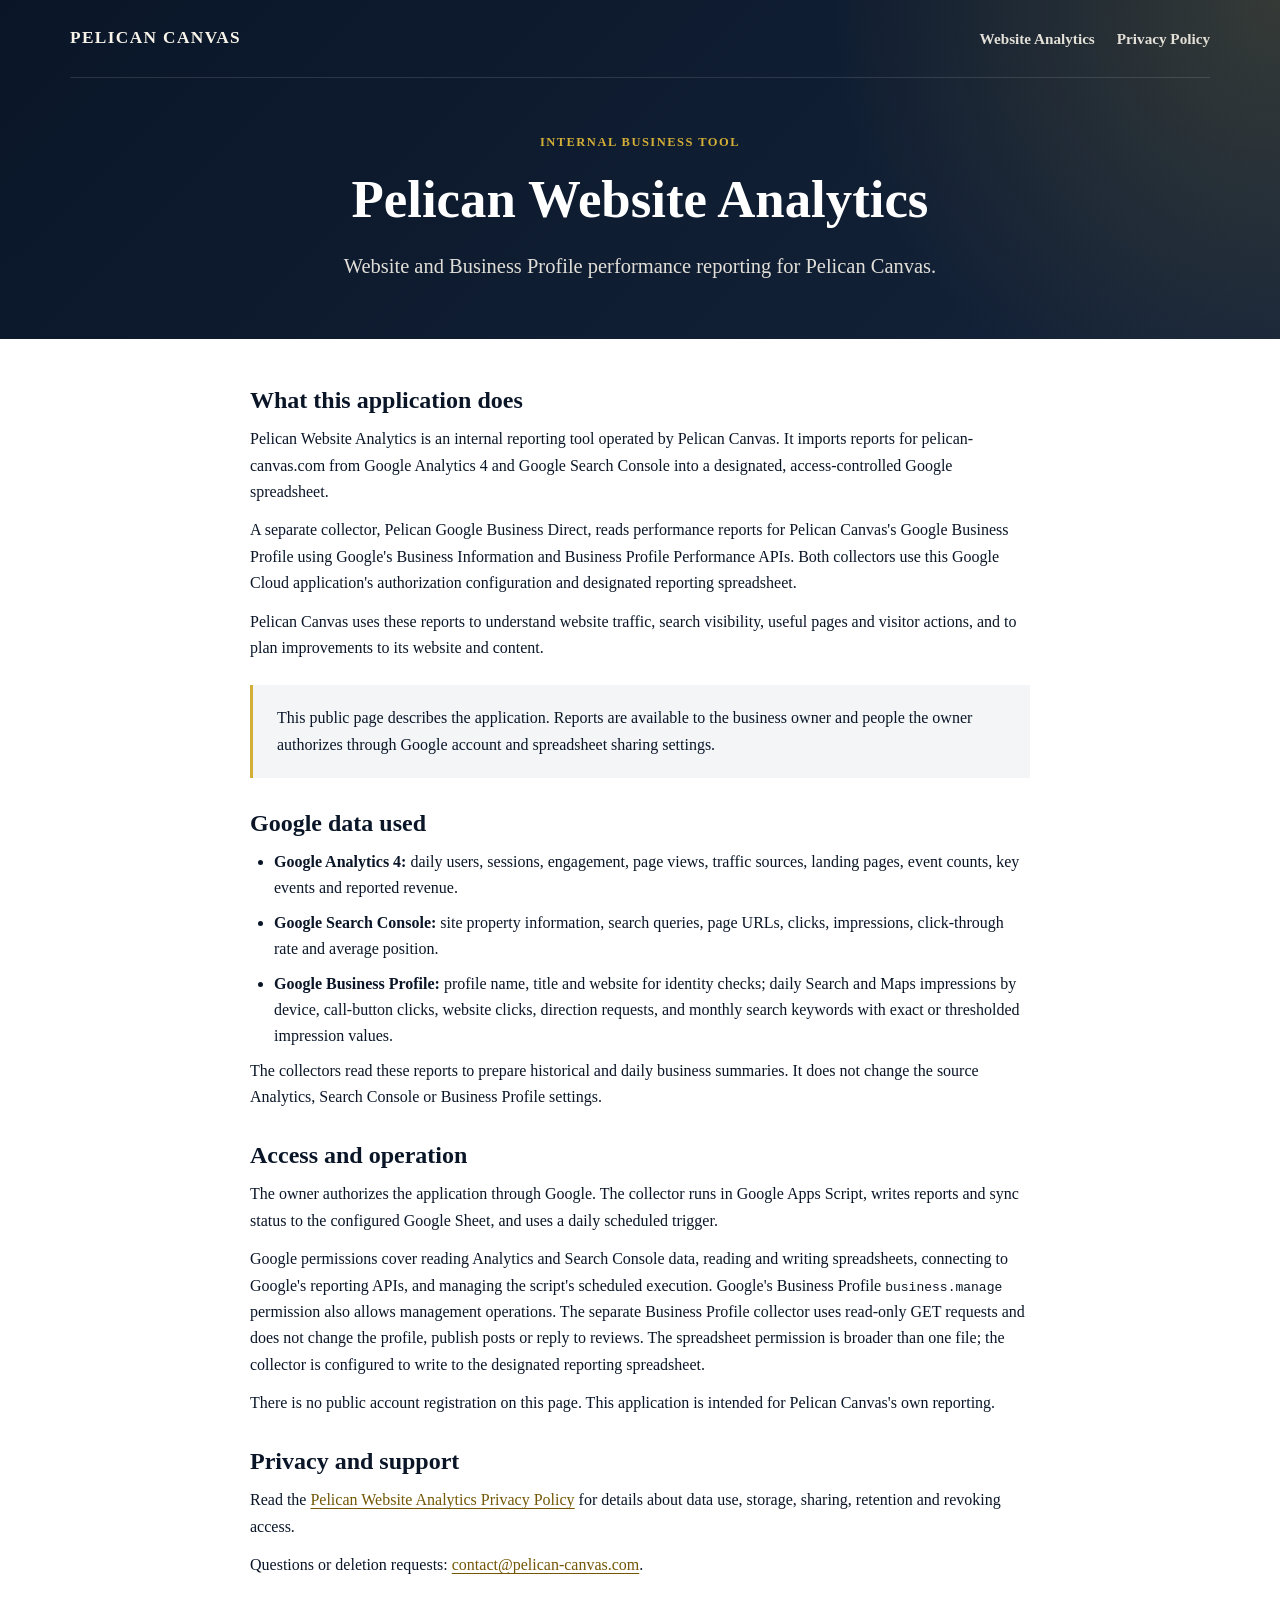
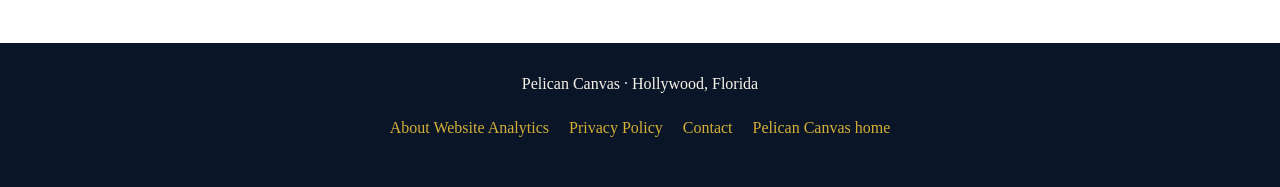
<file: website-analytics/index.html>
<!DOCTYPE html>
<html lang="en">
<head>
<meta charset="UTF-8">
<meta name="viewport" content="width=device-width, initial-scale=1">
<title>Pelican Website Analytics | Pelican Canvas</title>
<meta name="description" content="About Pelican Website Analytics, an internal tool that imports Pelican Canvas website and Business Profile reports from Google's APIs into a private Google Sheet.">
<meta name="robots" content="noindex,follow">
<link rel="canonical" href="https://pelican-canvas.com/website-analytics/">
<link rel="stylesheet" href="/site-pages.css?v=20261007">
<link rel="icon" type="image/png" href="/IMG_9007.png">
<style>
body{padding-bottom:0}.page-hero{padding:50px 0 56px}.page-hero h1{font-size:clamp(2rem,5vw,3.3rem)}.nav-brand{overflow-wrap:anywhere}.document{max-width:820px;padding:48px 20px 64px;margin:auto}.document section+section{margin-top:32px}.document h2{font-size:1.5rem;margin-bottom:12px}.document p+p,.document ul{margin-top:12px}.document li{margin:8px 0}.document ul{padding-left:24px}.document a{color:#745705;text-underline-offset:3px;overflow-wrap:anywhere}.notice{background:var(--light);border-left:3px solid var(--gold);padding:20px 24px;margin:24px 0}.updated{color:#526176;font-size:.95rem;margin-bottom:28px}.site-footer{padding:28px 20px}@media(max-width:640px){.document{padding:32px 16px 44px}.page-hero{padding:36px 0 40px}}
</style>
</head>
<body>
<a class="skip-link" href="#main-content">Skip to content</a>
<header class="site-header"><div class="container">
<nav class="site-nav" aria-label="Primary navigation">
<a class="nav-brand" href="/"><span>PELICAN CANVAS</span></a>
<div class="nav-links"><a href="/website-analytics/">Website Analytics</a><a href="/website-analytics/privacy/">Privacy Policy</a></div>
</nav>
<div class="page-hero"><span class="eyebrow">Internal business tool</span><h1>Pelican Website Analytics</h1><p>Website and Business Profile performance reporting for Pelican Canvas.</p></div>
</div></header>
<main id="main-content" class="document">
<section aria-labelledby="purpose"><h2 id="purpose">What this application does</h2>
<p>Pelican Website Analytics is an internal reporting tool operated by Pelican Canvas. It imports reports for pelican-canvas.com from Google Analytics 4 and Google Search Console into a designated, access-controlled Google spreadsheet.</p>
<p>A separate collector, Pelican Google Business Direct, reads performance reports for Pelican Canvas's Google Business Profile using Google's Business Information and Business Profile Performance APIs. Both collectors use this Google Cloud application's authorization configuration and designated reporting spreadsheet.</p>
<p>Pelican Canvas uses these reports to understand website traffic, search visibility, useful pages and visitor actions, and to plan improvements to its website and content.</p>
<div class="notice">This public page describes the application. Reports are available to the business owner and people the owner authorizes through Google account and spreadsheet sharing settings.</div></section>
<section aria-labelledby="data"><h2 id="data">Google data used</h2>
<ul><li><strong>Google Analytics 4:</strong> daily users, sessions, engagement, page views, traffic sources, landing pages, event counts, key events and reported revenue.</li>
<li><strong>Google Search Console:</strong> site property information, search queries, page URLs, clicks, impressions, click-through rate and average position.</li>
<li><strong>Google Business Profile:</strong> profile name, title and website for identity checks; daily Search and Maps impressions by device, call-button clicks, website clicks, direction requests, and monthly search keywords with exact or thresholded impression values.</li></ul>
<p>The collectors read these reports to prepare historical and daily business summaries. It does not change the source Analytics, Search Console or Business Profile settings.</p></section>
<section aria-labelledby="access"><h2 id="access">Access and operation</h2>
<p>The owner authorizes the application through Google. The collector runs in Google Apps Script, writes reports and sync status to the configured Google Sheet, and uses a daily scheduled trigger.</p>
<p>Google permissions cover reading Analytics and Search Console data, reading and writing spreadsheets, connecting to Google's reporting APIs, and managing the script's scheduled execution. Google's Business Profile <code>business.manage</code> permission also allows management operations. The separate Business Profile collector uses read-only GET requests and does not change the profile, publish posts or reply to reviews. The spreadsheet permission is broader than one file; the collector is configured to write to the designated reporting spreadsheet.</p>
<p>There is no public account registration on this page. This application is intended for Pelican Canvas's own reporting.</p></section>
<section aria-labelledby="privacy"><h2 id="privacy">Privacy and support</h2>
<p>Read the <a href="/website-analytics/privacy/">Pelican Website Analytics Privacy Policy</a> for details about data use, storage, sharing, retention and revoking access.</p>
<p>Questions or deletion requests: <a href="mailto:contact@pelican-canvas.com">contact@pelican-canvas.com</a>.</p></section>
</main>
<footer class="site-footer"><p>Pelican Canvas · Hollywood, Florida</p><div class="footer-links"><a href="/website-analytics/">About Website Analytics</a><a href="/website-analytics/privacy/">Privacy Policy</a><a href="mailto:contact@pelican-canvas.com">Contact</a><a href="/">Pelican Canvas home</a></div></footer>
</body>
</html>
</file>
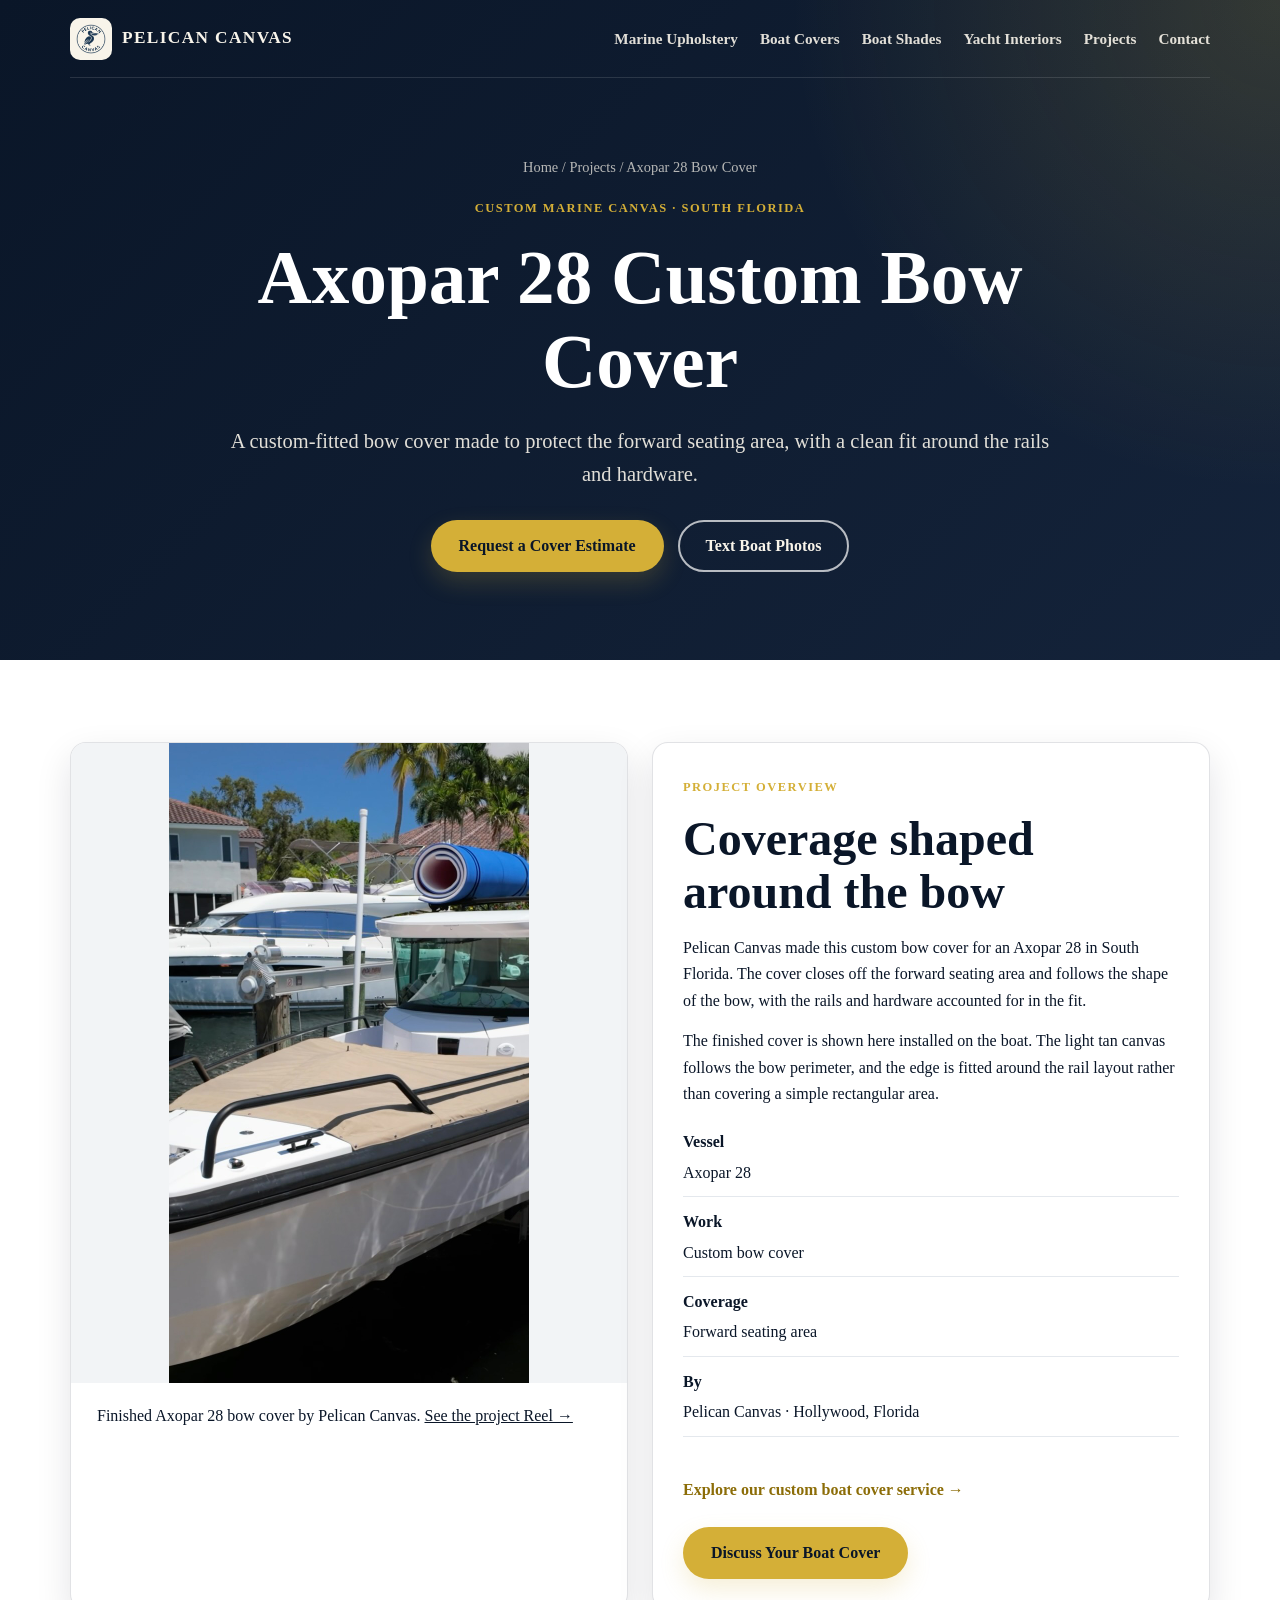
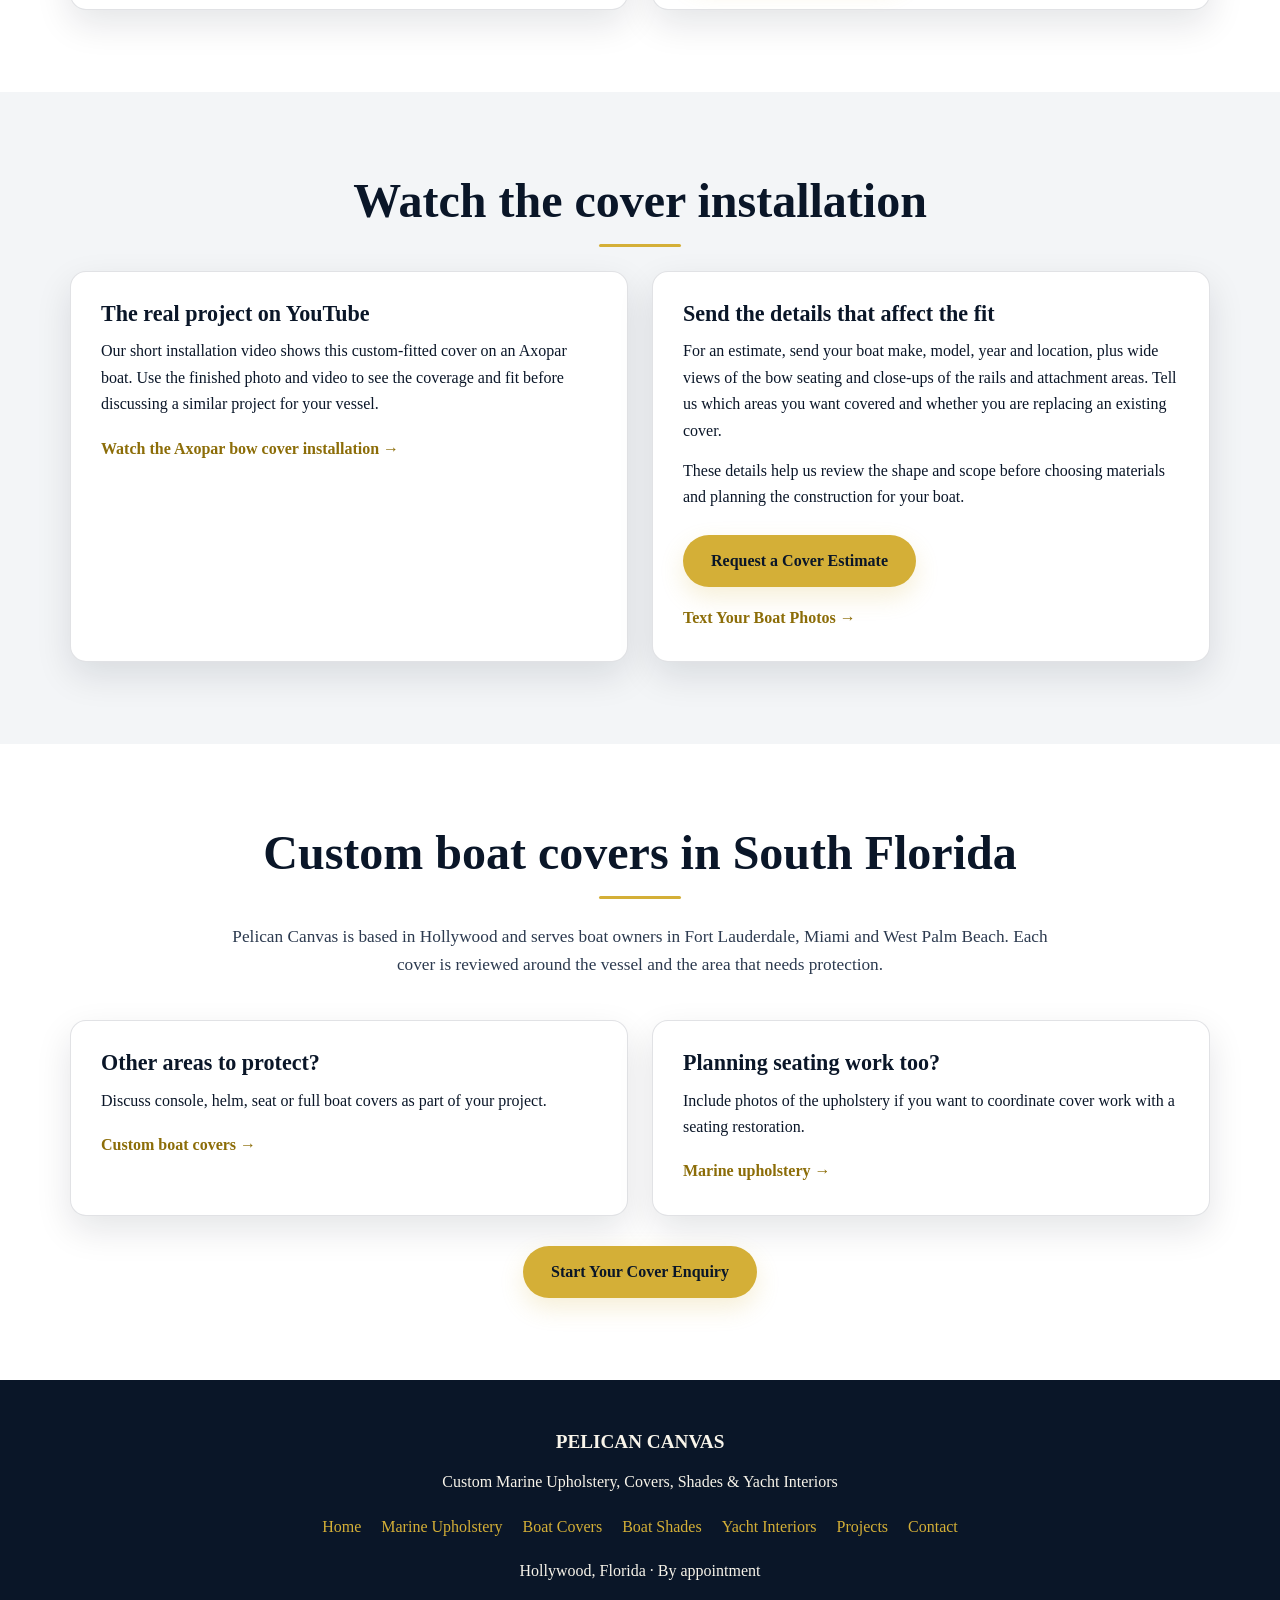
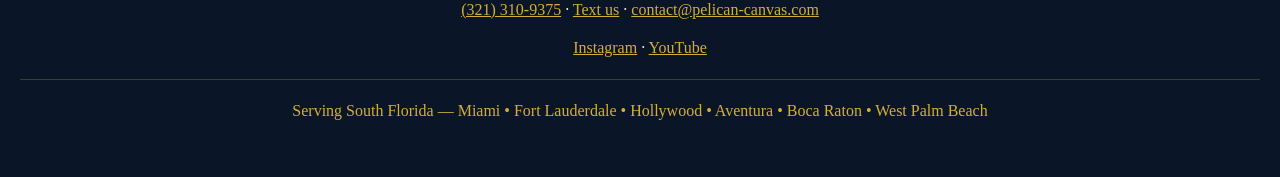
<file: projects/axopar-28-bow-cover/index.html>
<!DOCTYPE html>
<html lang="en"><head>
<meta charset="UTF-8"><meta name="viewport" content="width=device-width, initial-scale=1.0">
<!-- Google Analytics: contact clicks indicate intent, not completed enquiries. -->
<script async src="https://www.googletagmanager.com/gtag/js?id=G-T6B7YYZK1E"></script>
<script>window.dataLayer = window.dataLayer || []; function gtag(){dataLayer.push(arguments);} gtag('js',new Date()); gtag('config','G-T6B7YYZK1E');</script>
<script src="/site-contact.js?v=20261007" defer></script>
<title>Axopar 28 Custom Bow Cover | Pelican Canvas</title><meta name="description" content="See a real Axopar 28 bow cover by Pelican Canvas, fitted around the bow seating, rails and hardware. Custom boat covers in South Florida."><meta name="robots" content="index,follow"><link rel="canonical" href="https://pelican-canvas.com/projects/axopar-28-bow-cover/">
<link rel="stylesheet" href="/site-pages.css?v=20261007"><link rel="icon" href="/IMG_9007.png" type="image/png">
<meta property="og:type" content="article"><meta property="og:title" content="Axopar 28 Custom Bow Cover | Pelican Canvas"><meta property="og:description" content="See a real Axopar 28 bow cover by Pelican Canvas, fitted around the bow seating, rails and hardware. Custom boat covers in South Florida."><meta property="og:url" content="https://pelican-canvas.com/projects/axopar-28-bow-cover/"><meta property="og:image" content="https://pelican-canvas.com/projects/axopar-28-bow-cover/axopar-28-bow-cover.jpg"><meta property="og:image:width" content="720"><meta property="og:image:height" content="1280"><meta property="og:image:alt" content="Fitted tan bow cover on an Axopar 28 by Pelican Canvas"><meta name="twitter:card" content="summary_large_image">
<script type="application/ld+json">{"@context": "https://schema.org", "@graph": [{"@type": "Article", "headline": "Axopar 28 Custom Bow Cover", "description": "See a real Axopar 28 bow cover by Pelican Canvas, fitted around the bow seating, rails and hardware. Custom boat covers in South Florida.", "mainEntityOfPage": "https://pelican-canvas.com/projects/axopar-28-bow-cover/", "image": ["https://pelican-canvas.com/projects/axopar-28-bow-cover/axopar-28-bow-cover.jpg"], "author": {"@type": "Organization", "name": "Pelican Canvas", "url": "https://pelican-canvas.com/", "logo": {"@type": "ImageObject", "url": "https://pelican-canvas.com/IMG_9007.png"}}, "publisher": {"@type": "Organization", "name": "Pelican Canvas", "url": "https://pelican-canvas.com/", "logo": {"@type": "ImageObject", "url": "https://pelican-canvas.com/IMG_9007.png"}}, "datePublished": "2026-10-08", "dateModified": "2026-10-08", "about": ["Axopar 28", "Custom bow cover", "Marine canvas"]}, {"@type": "VideoObject", "name": "Axopar Custom Bow Cover Installation | Pelican Canvas", "description": "A custom bow cover installation for an Axopar boat in South Florida by Pelican Canvas.", "thumbnailUrl": "https://i.ytimg.com/vi/Rs7tPEtJ-gQ/hqdefault.jpg", "uploadDate": "2026-09-17T23:00:24Z", "duration": "PT29S", "embedUrl": "https://www.youtube.com/embed/Rs7tPEtJ-gQ", "publisher": {"@type": "Organization", "name": "Pelican Canvas", "url": "https://pelican-canvas.com/", "logo": {"@type": "ImageObject", "url": "https://pelican-canvas.com/IMG_9007.png"}}}, {"@type": "BreadcrumbList", "itemListElement": [{"@type": "ListItem", "position": 1, "name": "Home", "item": "https://pelican-canvas.com/"}, {"@type": "ListItem", "position": 2, "name": "Projects", "item": "https://pelican-canvas.com/projects/"}, {"@type": "ListItem", "position": 3, "name": "Axopar 28 Bow Cover", "item": "https://pelican-canvas.com/projects/axopar-28-bow-cover/"}]}]}</script>
<style>.axopar-proof{margin:0;overflow:hidden;padding:0;}.axopar-proof img{display:block;width:100%;height:auto;max-height:640px;object-fit:contain;background:#f2f4f6;}.axopar-proof figcaption{padding:20px 26px;}.project-facts{display:grid;gap:12px;margin:22px 0;}.project-facts div{border-bottom:1px solid #e4e8ed;padding-bottom:10px;}.project-facts dt{font-weight:700;}.project-facts dd{margin:4px 0 0;}.case-buttons{justify-content:flex-start;margin-top:24px;}</style>
</head><body><a class="skip-link" href="#main-content">Skip to content</a>
<header class="site-header"><div class="container"><nav class="site-nav" aria-label="Primary navigation"><a class="nav-brand" href="/"><img src="/IMG_9007.png" alt="" width="1000" height="1000"><span>PELICAN CANVAS</span></a><div class="nav-links"><a href="/marine-upholstery/">Marine Upholstery</a><a href="/custom-boat-covers/">Boat Covers</a><a href="/boat-shades/">Boat Shades</a><a href="/yacht-interiors/">Yacht Interiors</a><a href="/projects/">Projects</a><a href="/contact/">Contact</a></div></nav><div class="page-hero"><div class="breadcrumbs"><a href="/">Home</a> / <a href="/projects/">Projects</a> / Axopar 28 Bow Cover</div><span class="eyebrow">Custom marine canvas · South Florida</span><h1>Axopar 28 Custom Bow Cover</h1><p>A custom-fitted bow cover made to protect the forward seating area, with a clean fit around the rails and hardware.</p><div class="button-row" style="margin-top:28px;"><a class="button button-primary" href="/contact/?service=boat-covers">Request a Cover Estimate</a><a class="button button-secondary" href="sms:+13213109375">Text Boat Photos</a></div></div></div></header>
<main id="main-content">
<section class="section"><div class="container"><div class="grid grid-2">
<figure class="card axopar-proof"><img src="/projects/axopar-28-bow-cover/axopar-28-bow-cover.jpg" width="720" height="1280" alt="Fitted tan bow cover following the forward seating area and black rails on an Axopar 28" loading="eager" decoding="async" fetchpriority="high"><figcaption>Finished Axopar 28 bow cover by Pelican Canvas. <a href="https://www.instagram.com/reel/DdjT5ilRaCE/" target="_blank" rel="noopener">See the project Reel →</a></figcaption></figure>
<article class="card"><span class="eyebrow">Project overview</span><h2 style="text-align:left;margin-top:12px;">Coverage shaped around the bow</h2><p>Pelican Canvas made this custom bow cover for an Axopar 28 in South Florida. The cover closes off the forward seating area and follows the shape of the bow, with the rails and hardware accounted for in the fit.</p><p>The finished cover is shown here installed on the boat. The light tan canvas follows the bow perimeter, and the edge is fitted around the rail layout rather than covering a simple rectangular area.</p><dl class="project-facts"><div><dt>Vessel</dt><dd>Axopar 28</dd></div><div><dt>Work</dt><dd>Custom bow cover</dd></div><div><dt>Coverage</dt><dd>Forward seating area</dd></div><div><dt>By</dt><dd>Pelican Canvas · Hollywood, Florida</dd></div></dl><a class="card-link" href="/custom-boat-covers/">Explore our custom boat cover service →</a><div class="button-row case-buttons"><a class="button button-primary" href="/contact/?service=boat-covers">Discuss Your Boat Cover</a></div></article>
</div></div></section>
<section class="section section-alt"><div class="container"><h2>Watch the cover installation</h2><div class="divider"></div><div class="grid grid-2"><article class="card"><h3>The real project on YouTube</h3><p>Our short installation video shows this custom-fitted cover on an Axopar boat. Use the finished photo and video to see the coverage and fit before discussing a similar project for your vessel.</p><a class="card-link" href="https://www.youtube.com/watch?v=Rs7tPEtJ-gQ" target="_blank" rel="noopener">Watch the Axopar bow cover installation →</a></article><article class="card"><h3>Send the details that affect the fit</h3><p>For an estimate, send your boat make, model, year and location, plus wide views of the bow seating and close-ups of the rails and attachment areas. Tell us which areas you want covered and whether you are replacing an existing cover.</p><p>These details help us review the shape and scope before choosing materials and planning the construction for your boat.</p><div class="button-row case-buttons"><a class="button button-primary" href="/contact/?service=boat-covers">Request a Cover Estimate</a></div><a class="card-link" href="sms:+13213109375">Text Your Boat Photos →</a></article></div></div></section>
<section class="section"><div class="container"><h2>Custom boat covers in South Florida</h2><div class="divider"></div><p class="section-intro">Pelican Canvas is based in Hollywood and serves boat owners in Fort Lauderdale, Miami and West Palm Beach. Each cover is reviewed around the vessel and the area that needs protection.</p><div class="grid grid-2"><article class="card"><h3>Other areas to protect?</h3><p>Discuss console, helm, seat or full boat covers as part of your project.</p><a class="card-link" href="/custom-boat-covers/">Custom boat covers →</a></article><article class="card"><h3>Planning seating work too?</h3><p>Include photos of the upholstery if you want to coordinate cover work with a seating restoration.</p><a class="card-link" href="/marine-upholstery/">Marine upholstery →</a></article></div><div class="button-row" style="margin-top:30px;"><a class="button button-primary" href="/contact/?service=boat-covers">Start Your Cover Enquiry</a></div></div></section>
</main><footer class="site-footer"><p style="font-size:1.2rem;font-weight:700;">PELICAN CANVAS</p><p>Custom Marine Upholstery, Covers, Shades &amp; Yacht Interiors</p><div class="footer-links"><a href="/">Home</a><a href="/marine-upholstery/">Marine Upholstery</a><a href="/custom-boat-covers/">Boat Covers</a><a href="/boat-shades/">Boat Shades</a><a href="/yacht-interiors/">Yacht Interiors</a><a href="/projects/">Projects</a><a href="/contact/">Contact</a></div><p>Hollywood, Florida · By appointment</p><p><a href="tel:+13213109375">(321) 310-9375</a> · <a href="sms:+13213109375">Text us</a> · <a href="mailto:contact@pelican-canvas.com">contact@pelican-canvas.com</a></p><p><a href="https://www.instagram.com/pelican.canvas/" target="_blank" rel="noopener">Instagram</a> · <a href="https://www.youtube.com/channel/UCkVa46DMnXWuH2gKthd9YZg" target="_blank" rel="noopener">YouTube</a></p><div class="service-line">Serving South Florida — Miami • Fort Lauderdale • Hollywood • Aventura • Boca Raton • West Palm Beach</div></footer><nav class="mobile-contact" aria-label="Quick contact"><a href="tel:+13213109375">Call</a><a href="sms:+13213109375">Text Photos</a><a href="/contact/?service=boat-covers">Request Estimate</a></nav></body></html>
</file>
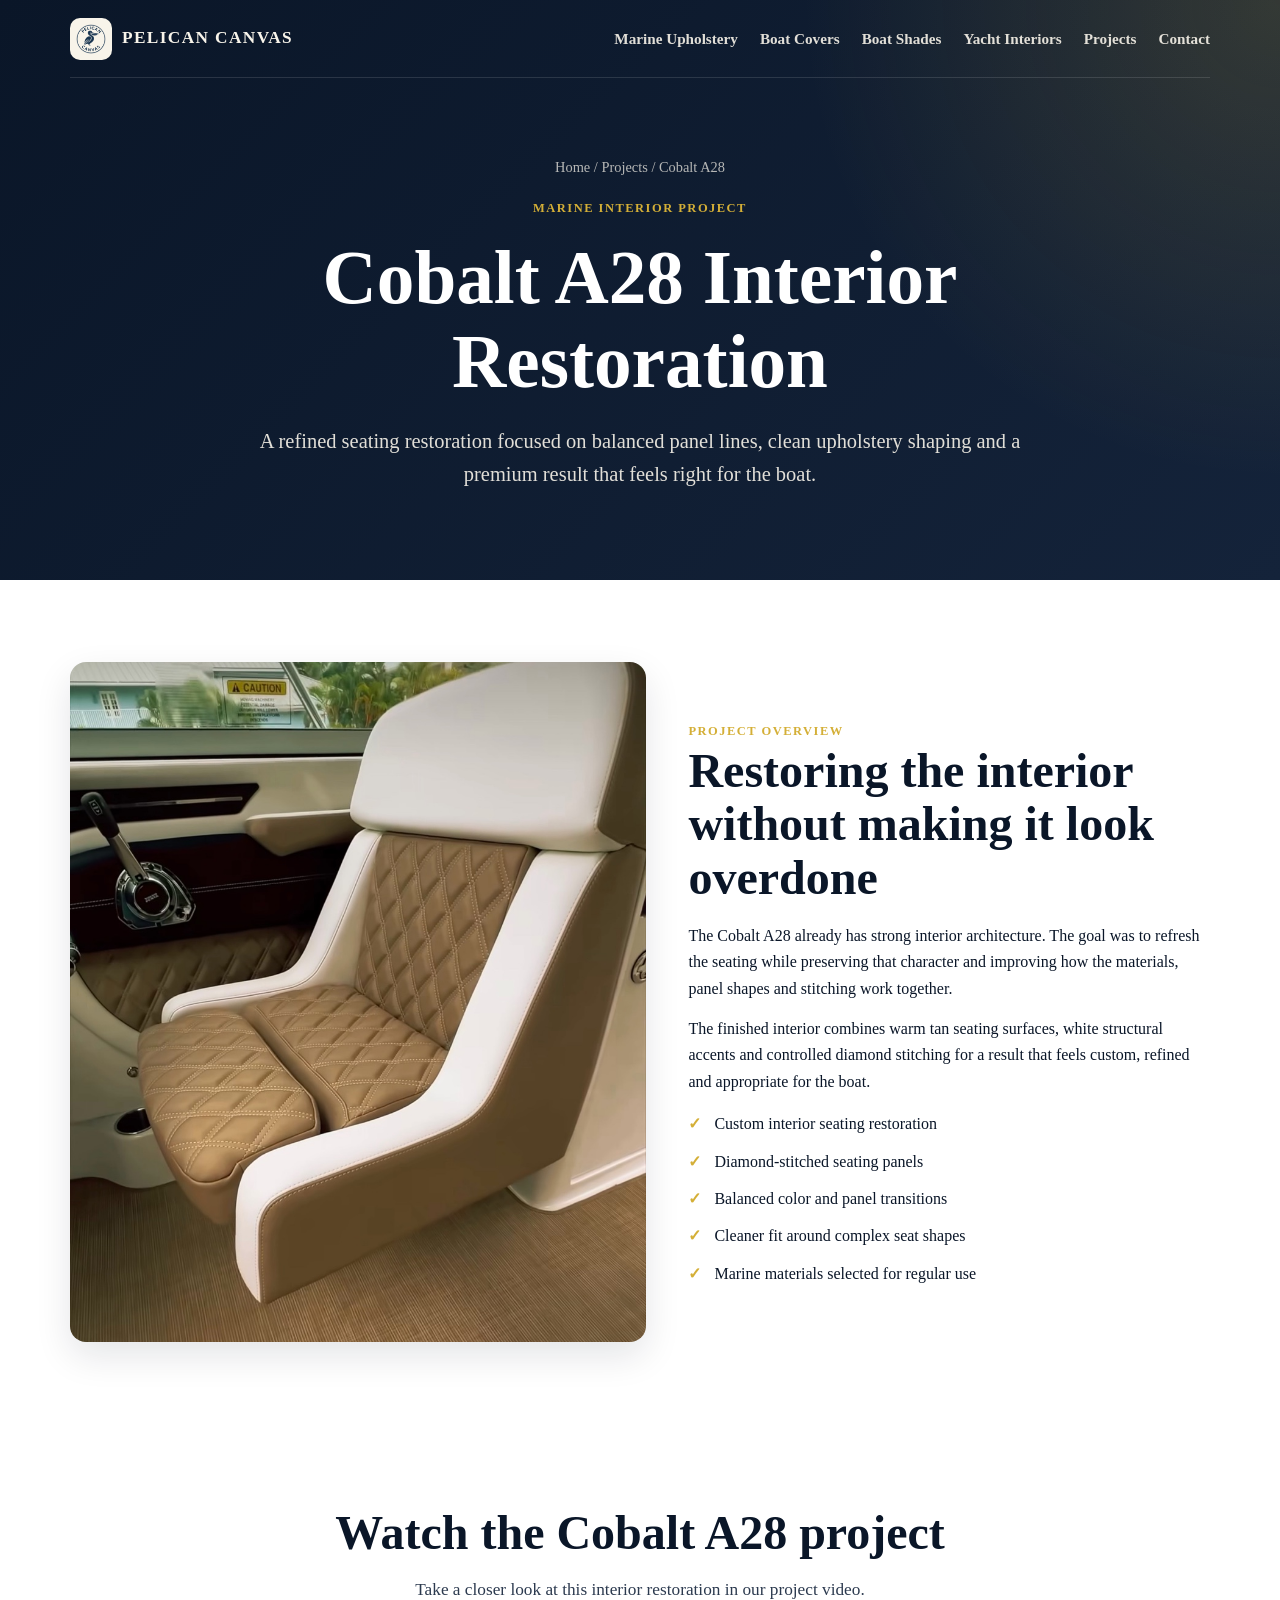
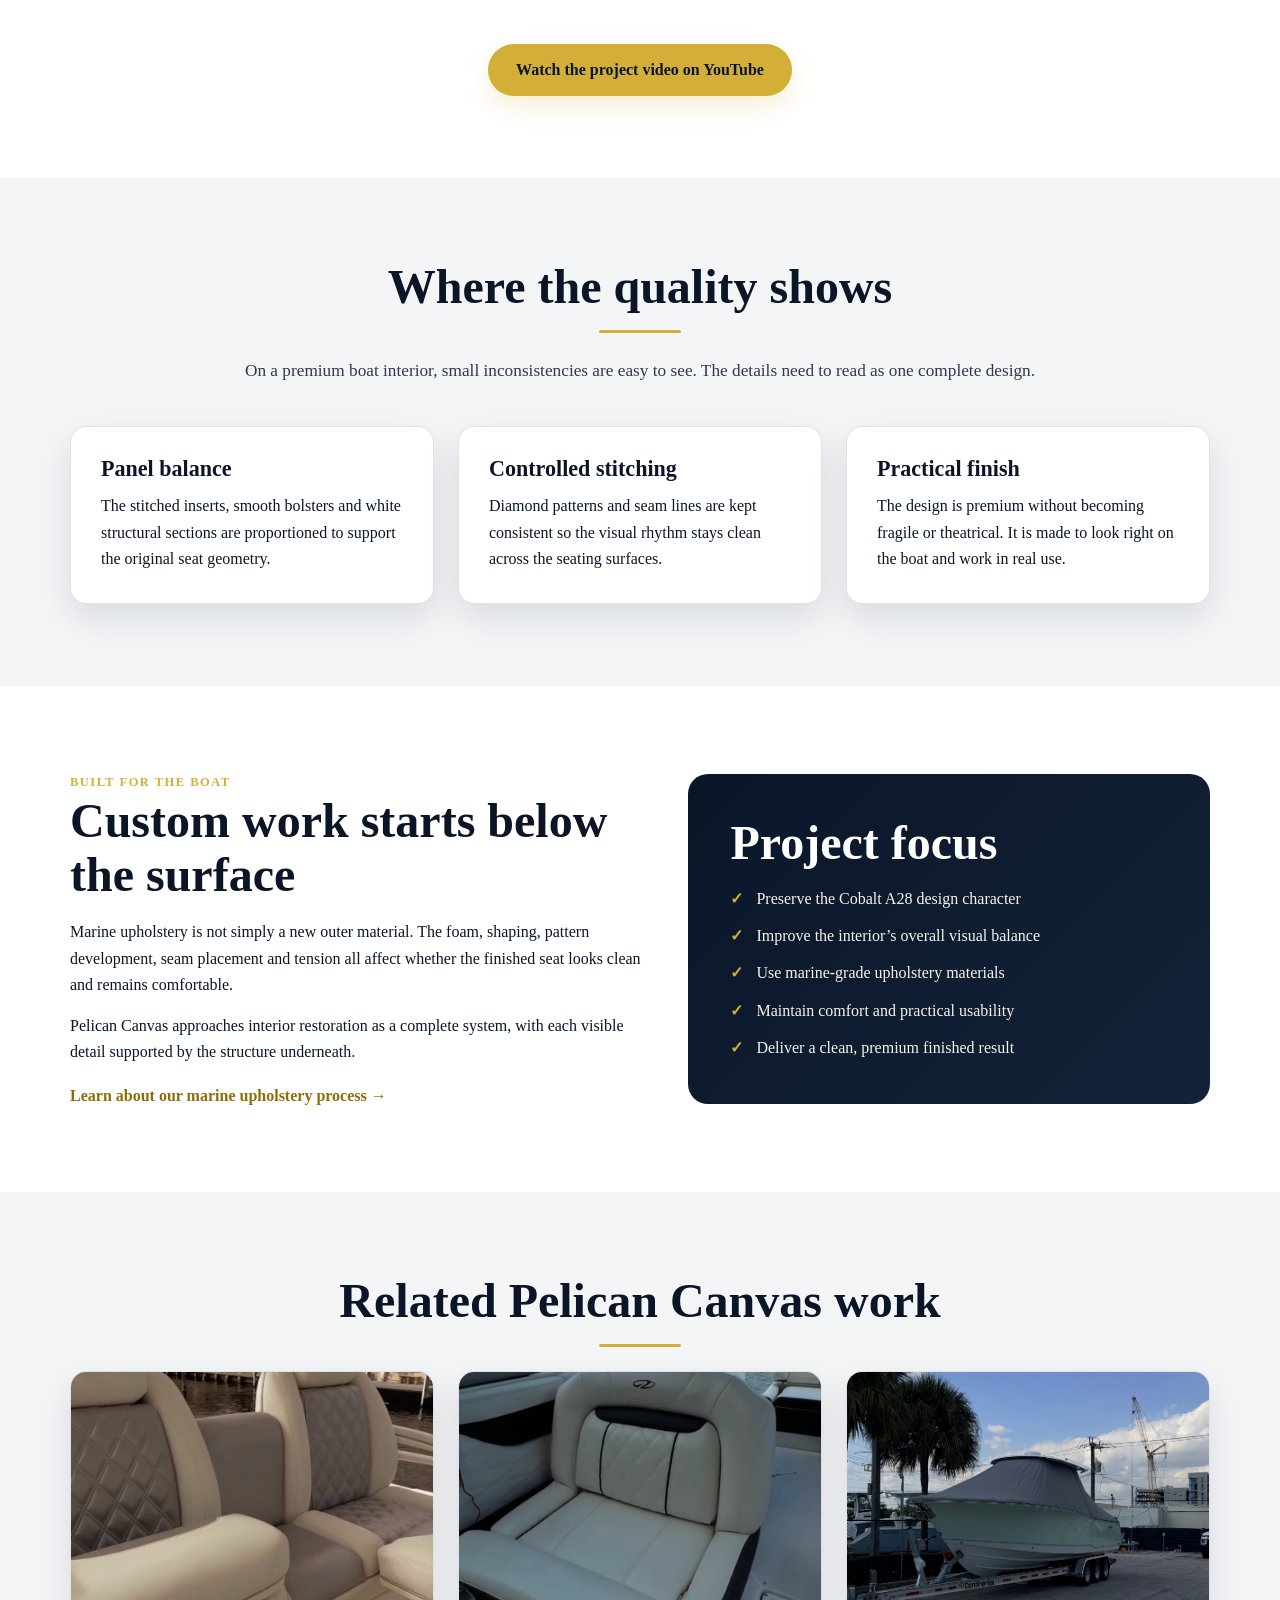
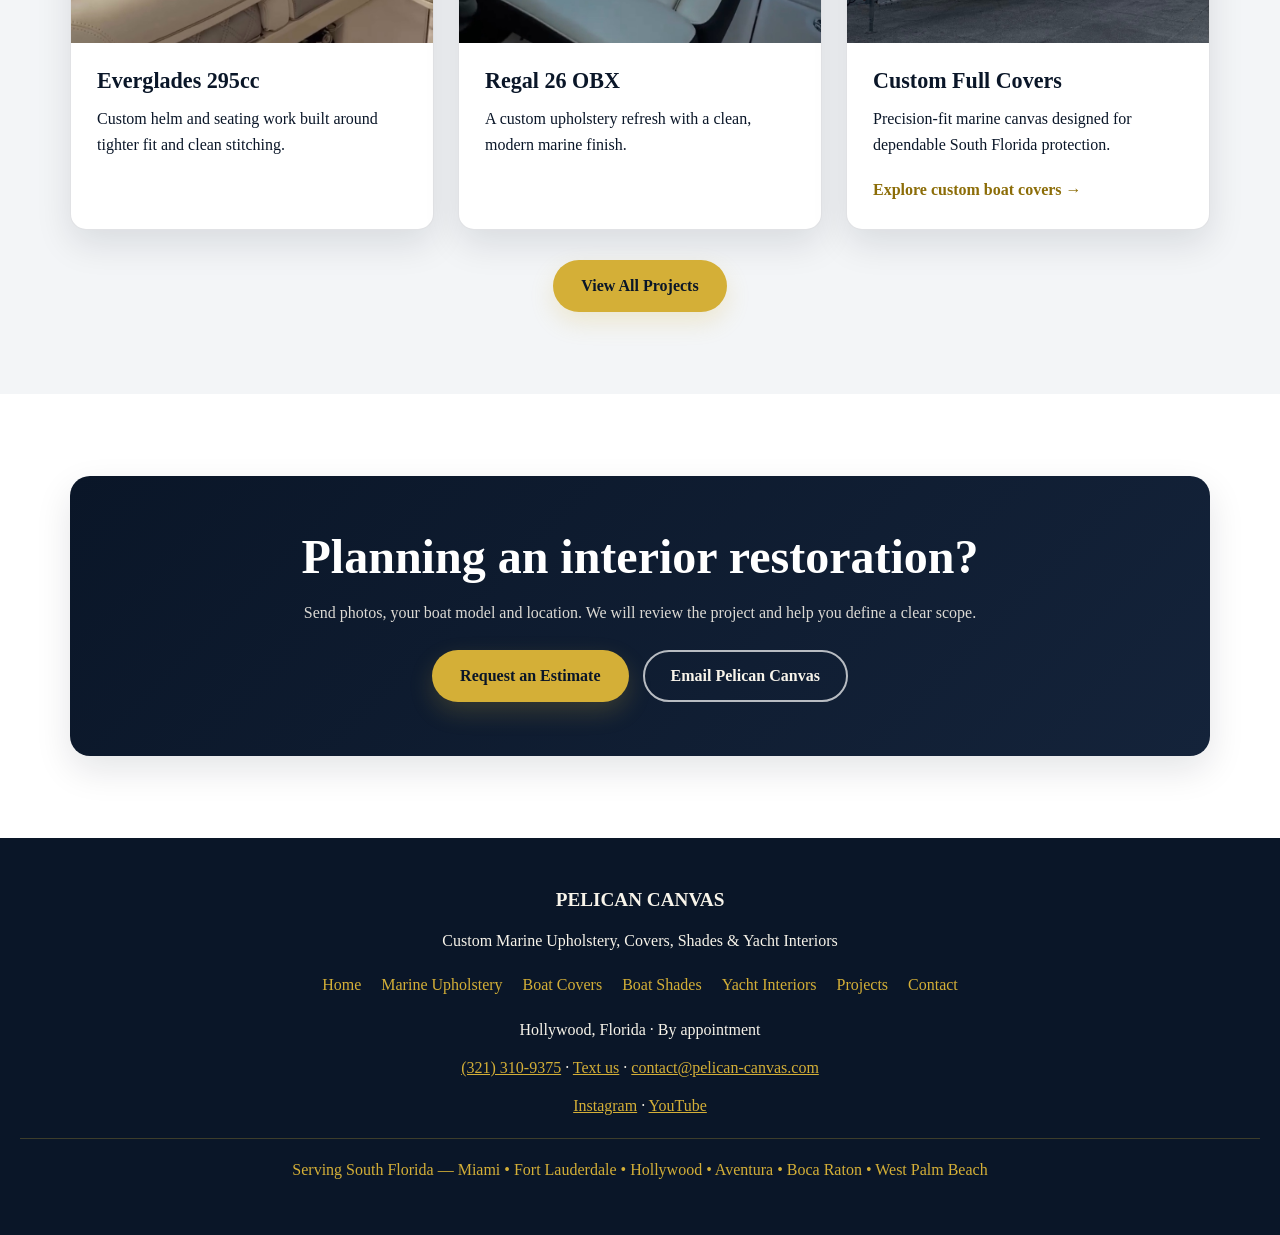
<file: projects/cobalt-a28-interior-restoration/index.html>
<!DOCTYPE html>
<html lang="en">
<head>
  <!-- Google Analytics: contact clicks indicate intent, not completed enquiries. -->
  <script async src="https://www.googletagmanager.com/gtag/js?id=G-T6B7YYZK1E"></script>
  <script>
    window.dataLayer = window.dataLayer || [];
    function gtag(){dataLayer.push(arguments);}
    gtag('js', new Date());
    gtag('config', 'G-T6B7YYZK1E');
  </script>
  <script src="/site-contact.js?v=20261007" defer></script>


  <meta charset="UTF-8">
  <meta name="viewport" content="width=device-width, initial-scale=1.0">
  <title>Cobalt A28 Interior Restoration | Pelican Canvas</title>
  <meta name="description" content="See the Cobalt A28 interior restoration by Pelican Canvas: custom marine upholstery, balanced panel lines and a refined premium finish for South Florida use.">
  <meta name="robots" content="index,follow">
  <link rel="canonical" href="https://pelican-canvas.com/projects/cobalt-a28-interior-restoration/">
  <link rel="stylesheet" href="/site-pages.css?v=20261007">
  <link rel="icon" type="image/png" href="/IMG_9007.png">
  <meta property="og:type" content="article">
  <meta property="og:title" content="Cobalt A28 Interior Restoration | Pelican Canvas">
  <meta property="og:description" content="Custom marine upholstery with balanced diamond-stitched panels and a clean, refined finish.">
  <meta property="og:url" content="https://pelican-canvas.com/projects/cobalt-a28-interior-restoration/">
  <meta property="og:image" content="https://pelican-canvas.com/IMG_1645.jpeg">
  <meta name="twitter:card" content="summary_large_image">
  <script type="application/ld+json">{"@context": "https://schema.org", "@graph": [{"@type": "Article", "headline": "Cobalt A28 Interior Restoration", "description": "A Cobalt A28 interior restoration completed by Pelican Canvas with custom marine upholstery, balanced panel lines and a refined finish.", "mainEntityOfPage": "https://pelican-canvas.com/projects/cobalt-a28-interior-restoration/", "image": "https://pelican-canvas.com/IMG_1645.jpeg", "author": {"@type": "Organization", "name": "Pelican Canvas", "url": "https://pelican-canvas.com/", "logo": {"@type": "ImageObject", "url": "https://pelican-canvas.com/IMG_9007.png"}}, "publisher": {"@type": "Organization", "name": "Pelican Canvas", "url": "https://pelican-canvas.com/", "logo": {"@type": "ImageObject", "url": "https://pelican-canvas.com/IMG_9007.png"}}, "about": ["Cobalt A28", "Marine upholstery", "Boat interior restoration"], "datePublished": "2026-07-26", "dateModified": "2026-10-07"}, {"@type": "BreadcrumbList", "itemListElement": [{"@type": "ListItem", "position": 1, "name": "Home", "item": "https://pelican-canvas.com/"}, {"@type": "ListItem", "position": 2, "name": "Projects", "item": "https://pelican-canvas.com/projects/"}, {"@type": "ListItem", "position": 3, "name": "Cobalt A28 Interior Restoration", "item": "https://pelican-canvas.com/projects/cobalt-a28-interior-restoration/"}]}]}</script>
</head>
<body>
<a class="skip-link" href="#main-content">Skip to content</a>
  <header class="site-header">
    <div class="container">
      <nav class="site-nav" aria-label="Primary navigation"><a class="nav-brand" href="/"><img src="/IMG_9007.png" alt="" width="1000" height="1000"><span>PELICAN CANVAS</span></a><div class="nav-links"><a href="/marine-upholstery/">Marine Upholstery</a><a href="/custom-boat-covers/">Boat Covers</a><a href="/boat-shades/">Boat Shades</a><a href="/yacht-interiors/">Yacht Interiors</a><a href="/projects/">Projects</a><a href="/contact/">Contact</a></div></nav>

      <div class="page-hero">
        <div class="breadcrumbs"><a href="/">Home</a> / <a href="/projects/">Projects</a> / Cobalt A28</div>
        <span class="eyebrow">Marine interior project</span>
        <h1>Cobalt A28 Interior Restoration</h1>
        <p>A refined seating restoration focused on balanced panel lines, clean upholstery shaping and a premium result that feels right for the boat.</p>
      </div>
    </div>
  </header>

  <main id="main-content">
    <section class="section">
      <div class="container content-split">
        <img class="feature-photo" src="/IMG_1645.jpeg" alt="Finished Cobalt A28 interior restoration with tan diamond-stitched upholstery and white bolsters" width="945" height="1218">
        <div class="content-copy">
          <span class="eyebrow">Project overview</span>
          <h2>Restoring the interior without making it look overdone</h2>
          <p>The Cobalt A28 already has strong interior architecture. The goal was to refresh the seating while preserving that character and improving how the materials, panel shapes and stitching work together.</p>
          <p>The finished interior combines warm tan seating surfaces, white structural accents and controlled diamond stitching for a result that feels custom, refined and appropriate for the boat.</p>
          <ul class="check-list">
            <li>Custom interior seating restoration</li>
            <li>Diamond-stitched seating panels</li>
            <li>Balanced color and panel transitions</li>
            <li>Cleaner fit around complex seat shapes</li>
            <li>Marine materials selected for regular use</li>
          </ul>
        </div>
      </div>
    </section>

    <section class="section">
      <div class="container">
        <h2>Watch the Cobalt A28 project</h2>
        <p class="section-intro">Take a closer look at this interior restoration in our project video.</p>
        <div class="button-row">
          <a class="button button-primary" href="https://www.youtube.com/watch?v=M16lZq_JwTc" target="_blank" rel="noopener">Watch the project video on YouTube</a>
        </div>
      </div>
    </section>

    <section class="section section-alt">
      <div class="container">
        <h2>Where the quality shows</h2>
        <div class="divider"></div>
        <p class="section-intro">On a premium boat interior, small inconsistencies are easy to see. The details need to read as one complete design.</p>
        <div class="grid grid-3">
          <article class="card">
            <h3>Panel balance</h3>
            <p>The stitched inserts, smooth bolsters and white structural sections are proportioned to support the original seat geometry.</p>
          </article>
          <article class="card">
            <h3>Controlled stitching</h3>
            <p>Diamond patterns and seam lines are kept consistent so the visual rhythm stays clean across the seating surfaces.</p>
          </article>
          <article class="card">
            <h3>Practical finish</h3>
            <p>The design is premium without becoming fragile or theatrical. It is made to look right on the boat and work in real use.</p>
          </article>
        </div>
      </div>
    </section>

    <section class="section">
      <div class="container content-split">
        <div class="content-copy">
          <span class="eyebrow">Built for the boat</span>
          <h2>Custom work starts below the surface</h2>
          <p>Marine upholstery is not simply a new outer material. The foam, shaping, pattern development, seam placement and tension all affect whether the finished seat looks clean and remains comfortable.</p>
          <p>Pelican Canvas approaches interior restoration as a complete system, with each visible detail supported by the structure underneath.</p>
          <a class="card-link" href="/marine-upholstery/">Learn about our marine upholstery process →</a>
        </div>
        <div class="material-band">
          <h2>Project focus</h2>
          <ul class="check-list">
            <li>Preserve the Cobalt A28 design character</li>
            <li>Improve the interior’s overall visual balance</li>
            <li>Use marine-grade upholstery materials</li>
            <li>Maintain comfort and practical usability</li>
            <li>Deliver a clean, premium finished result</li>
          </ul>
        </div>
      </div>
    </section>

    <section class="section section-alt">
      <div class="container">
        <h2>Related Pelican Canvas work</h2>
        <div class="divider"></div>
        <div class="grid grid-3">
          <article class="card media-card">
            <img src="/IMG_1650.jpeg" alt="Everglades 295cc custom helm seating upholstery" loading="lazy" decoding="async" width="878" height="1329">
            <div class="media-card-body">
              <h3>Everglades 295cc</h3>
              <p>Custom helm and seating work built around tighter fit and clean stitching.</p>
            </div>
          </article>
          <article class="card media-card">
            <img src="/IMG_1641.jpeg" alt="Regal 26 OBX custom marine upholstery" loading="lazy" decoding="async" width="917" height="1262">
            <div class="media-card-body">
              <h3>Regal 26 OBX</h3>
              <p>A custom upholstery refresh with a clean, modern marine finish.</p>
            </div>
          </article>
          <article class="card media-card">
            <img src="/IMG_1475.jpeg" alt="Custom full boat cover fitted by Pelican Canvas" loading="lazy" decoding="async" width="803" height="1429">
            <div class="media-card-body">
              <h3>Custom Full Covers</h3>
              <p>Precision-fit marine canvas designed for dependable South Florida protection.</p>
              <a class="card-link" href="/custom-boat-covers/">Explore custom boat covers →</a>
            </div>
          </article>
        </div>
        <div class="button-row" style="margin-top:30px;">
          <a class="button button-primary" href="/projects/">View All Projects</a>
        </div>
      </div>
    </section>

    <section class="section">
      <div class="container">
        <div class="cta">
          <h2>Planning an interior restoration?</h2>
          <p>Send photos, your boat model and location. We will review the project and help you define a clear scope.</p>
          <div class="button-row">
            <a class="button button-primary" href="/contact/">Request an Estimate</a>
            <a class="button button-secondary" href="mailto:contact@pelican-canvas.com">Email Pelican Canvas</a>
          </div>
        </div>
      </div>
    </section>
  </main>

  <footer class="site-footer"><p style="font-size:1.2rem;font-weight:700;">PELICAN CANVAS</p><p>Custom Marine Upholstery, Covers, Shades &amp; Yacht Interiors</p><div class="footer-links"><a href="/">Home</a><a href="/marine-upholstery/">Marine Upholstery</a><a href="/custom-boat-covers/">Boat Covers</a><a href="/boat-shades/">Boat Shades</a><a href="/yacht-interiors/">Yacht Interiors</a><a href="/projects/">Projects</a><a href="/contact/">Contact</a></div><p>Hollywood, Florida · By appointment</p><p><a href="tel:+13213109375">(321) 310-9375</a> · <a href="sms:+13213109375">Text us</a> · <a href="mailto:contact@pelican-canvas.com">contact@pelican-canvas.com</a></p><p><a href="https://www.instagram.com/pelican.canvas/" target="_blank" rel="noopener">Instagram</a> · <a href="https://www.youtube.com/channel/UCkVa46DMnXWuH2gKthd9YZg" target="_blank" rel="noopener">YouTube</a></p><div class="service-line">Serving South Florida — Miami • Fort Lauderdale • Hollywood • Aventura • Boca Raton • West Palm Beach</div></footer>
<nav class="mobile-contact" aria-label="Quick contact"><a href="tel:+13213109375">Call</a><a href="sms:+13213109375">Text Photos</a><a href="/contact/">Request Estimate</a></nav>
</body>
</html>
</file>
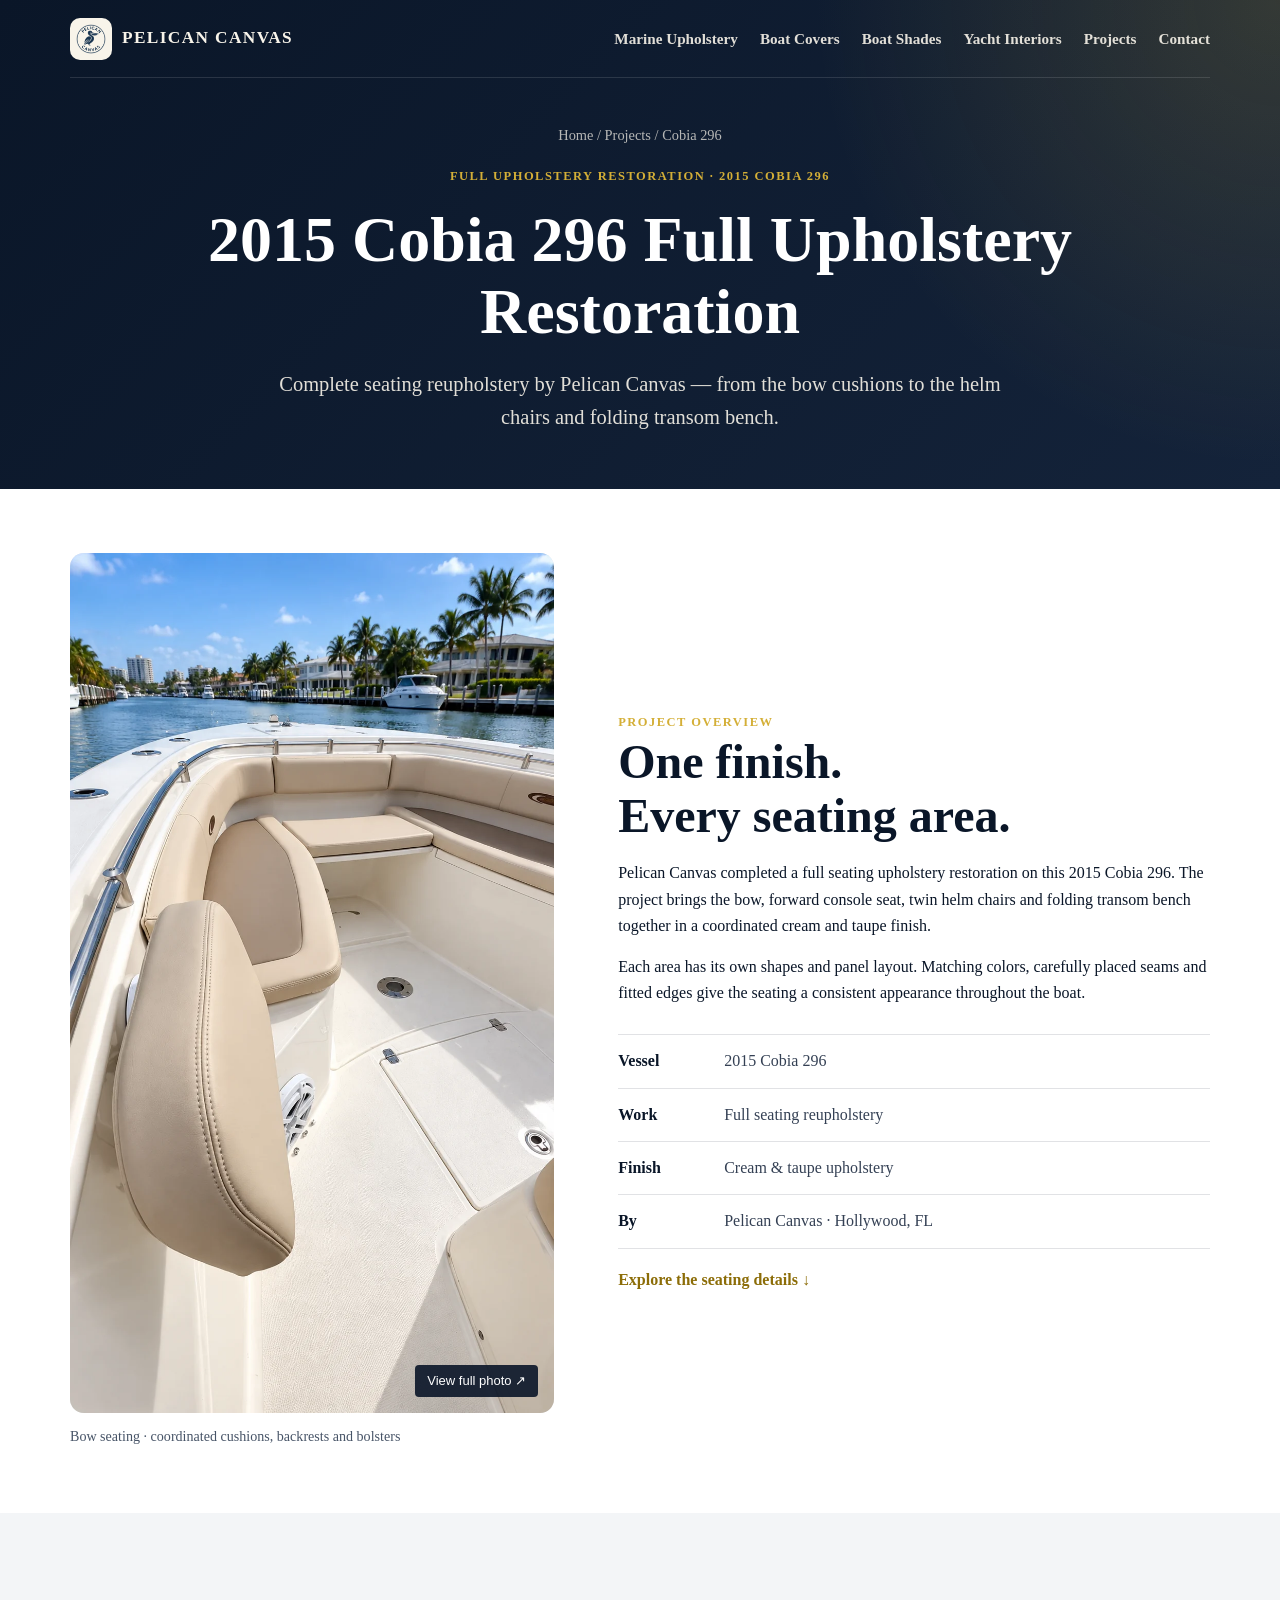
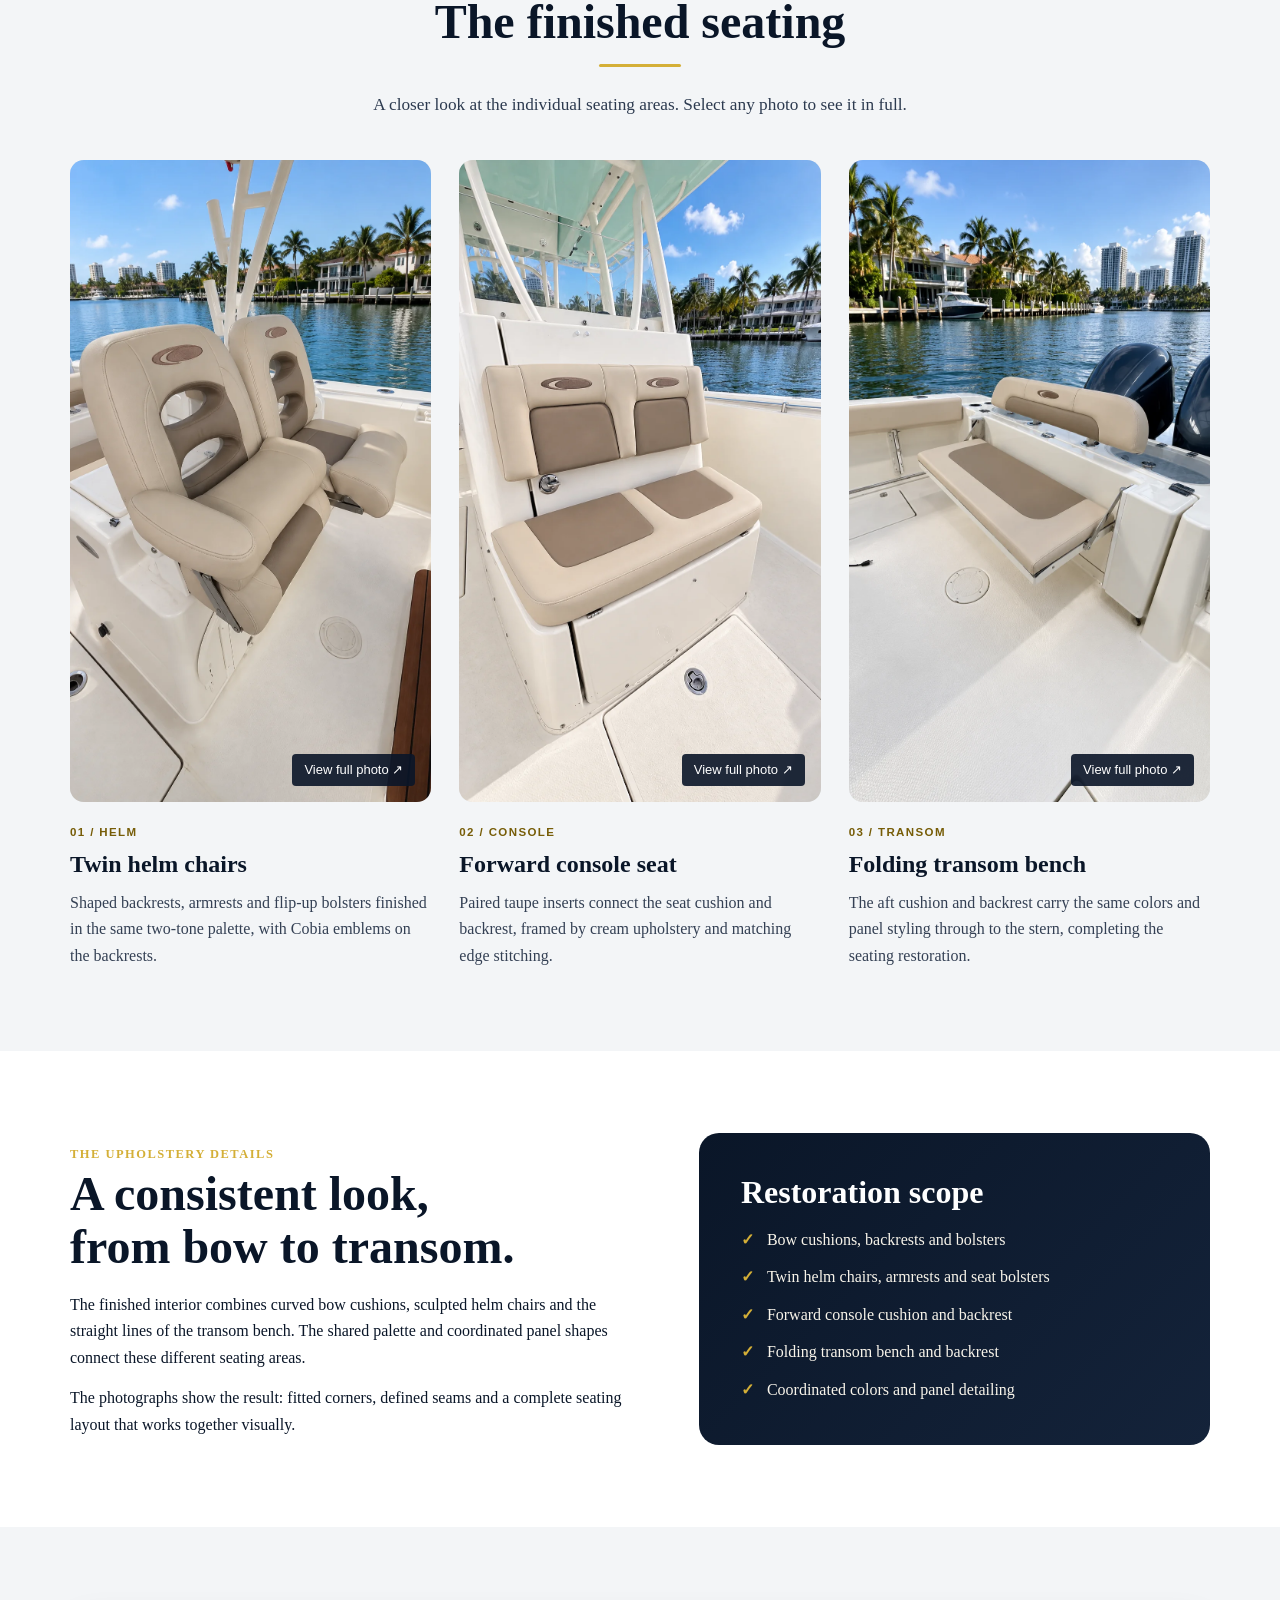
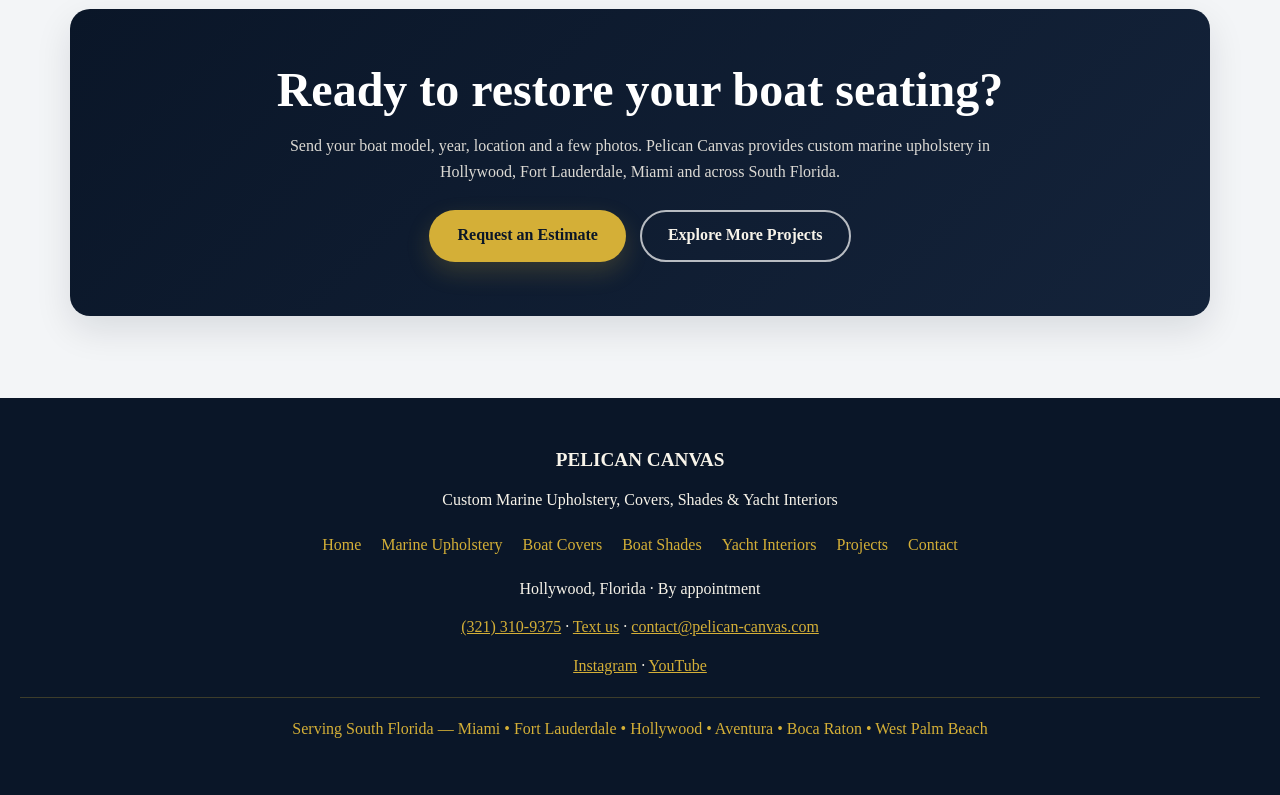
<file: projects/cobia-296-upholstery-restoration/index.html>
<!DOCTYPE html>
<html lang="en">
<head>
  <!-- Google Analytics: contact clicks indicate intent, not completed enquiries. -->
  <script async src="https://www.googletagmanager.com/gtag/js?id=G-T6B7YYZK1E"></script>
  <script>
    window.dataLayer = window.dataLayer || [];
    function gtag(){dataLayer.push(arguments);}
    gtag('js', new Date());
    gtag('config', 'G-T6B7YYZK1E');
  </script>
  <script src="/site-contact.js?v=20261007" defer></script>


  <meta charset="UTF-8">
  <meta name="viewport" content="width=device-width, initial-scale=1.0">
  <title>2015 Cobia 296 Full Upholstery Restoration | Pelican Canvas</title>
  <meta name="description" content="Full seating restoration on a 2015 Cobia 296 by Pelican Canvas. View bow cushions, helm chairs, console seating and the folding transom bench.">
  <meta name="robots" content="index,follow">
  <link rel="canonical" href="https://pelican-canvas.com/projects/cobia-296-upholstery-restoration/">
  <link rel="stylesheet" href="/site-pages.css?v=20261007">
  <link rel="stylesheet" href="/projects/cobia-296-upholstery-restoration/project.css?v=20260913">
  <script src="/projects/cobia-296-upholstery-restoration/gallery.js?v=20260913" defer></script>
  <link rel="icon" type="image/png" href="/IMG_9007.png">
  <meta property="og:type" content="article">
  <meta property="og:title" content="2015 Cobia 296 Full Upholstery Restoration | Pelican Canvas">
  <meta property="og:description" content="Full seating restoration on a 2015 Cobia 296 by Pelican Canvas. View bow cushions, helm chairs, console seating and the folding transom bench.">
  <meta property="og:url" content="https://pelican-canvas.com/projects/cobia-296-upholstery-restoration/">
  <meta property="og:image" content="https://pelican-canvas.com/projects/cobia-296-upholstery-restoration/cobia-296-bow.jpg?v=20260913">
  <meta name="twitter:card" content="summary_large_image">
  <script type="application/ld+json">{"@context": "https://schema.org", "@graph": [{"@type": "Article", "headline": "2015 Cobia 296 Full Upholstery Restoration", "description": "Full seating restoration on a 2015 Cobia 296 by Pelican Canvas. View bow cushions, helm chairs, console seating and the folding transom bench.", "mainEntityOfPage": "https://pelican-canvas.com/projects/cobia-296-upholstery-restoration/", "image": ["https://pelican-canvas.com/projects/cobia-296-upholstery-restoration/cobia-296-bow.jpg?v=20260913", "https://pelican-canvas.com/projects/cobia-296-upholstery-restoration/cobia-296-helm.jpg?v=20260913", "https://pelican-canvas.com/projects/cobia-296-upholstery-restoration/cobia-296-console.jpg?v=20260913", "https://pelican-canvas.com/projects/cobia-296-upholstery-restoration/cobia-296-transom.jpg?v=20260913"], "author": {"@type": "Organization", "name": "Pelican Canvas", "url": "https://pelican-canvas.com/", "logo": {"@type": "ImageObject", "url": "https://pelican-canvas.com/IMG_9007.png"}}, "publisher": {"@type": "Organization", "name": "Pelican Canvas", "url": "https://pelican-canvas.com/", "logo": {"@type": "ImageObject", "url": "https://pelican-canvas.com/IMG_9007.png"}}, "about": ["2015 Cobia 296", "Marine upholstery", "Boat seat reupholstery", "Full interior restoration"], "datePublished": "2026-09-13", "dateModified": "2026-10-07"}, {"@type": "BreadcrumbList", "itemListElement": [{"@type": "ListItem", "position": 1, "name": "Home", "item": "https://pelican-canvas.com/"}, {"@type": "ListItem", "position": 2, "name": "Projects", "item": "https://pelican-canvas.com/projects/"}, {"@type": "ListItem", "position": 3, "name": "2015 Cobia 296 Full Upholstery Restoration", "item": "https://pelican-canvas.com/projects/cobia-296-upholstery-restoration/"}]}]}</script>
  <meta property="og:image:width" content="941">
  <meta property="og:image:height" content="1672">
  <meta property="og:image:type" content="image/jpeg">
  <meta property="og:image:alt" content="Restored bow seating on a 2015 Cobia 296 by Pelican Canvas">
</head>
<body class="cobia-page">
  <header class="site-header">
    <div class="container">
      <nav class="site-nav" aria-label="Primary navigation"><a class="nav-brand" href="/"><img src="/IMG_9007.png" alt="" width="1000" height="1000"><span>PELICAN CANVAS</span></a><div class="nav-links"><a href="/marine-upholstery/">Marine Upholstery</a><a href="/custom-boat-covers/">Boat Covers</a><a href="/boat-shades/">Boat Shades</a><a href="/yacht-interiors/">Yacht Interiors</a><a href="/projects/">Projects</a><a href="/contact/">Contact</a></div></nav>
      <div class="page-hero">
        <div class="breadcrumbs"><a href="/">Home</a> / <a href="/projects/">Projects</a> / Cobia 296</div>
        <span class="eyebrow">Full upholstery restoration · 2015 Cobia 296</span>
        <h1>2015 Cobia 296 Full Upholstery Restoration</h1>
        <p>Complete seating reupholstery by Pelican Canvas — from the bow cushions to the helm chairs and folding transom bench.</p>
      </div>
    </div>
  </header>

  <main id="main-content">
    <section class="section project-overview" aria-labelledby="overview-title">
      <div class="container content-split">
        <figure class="overview-figure">
          <a class="project-photo" href="/projects/cobia-296-upholstery-restoration/cobia-296-bow.jpg?v=20260913" data-gallery aria-label="Enlarge photo: Restored bow seating and wraparound bolsters on a 2015 Cobia 296">
              <picture>
                <source type="image/webp" srcset="/projects/cobia-296-upholstery-restoration/cobia-296-bow.webp?v=20260913">
                <img src="/projects/cobia-296-upholstery-restoration/cobia-296-bow.jpg?v=20260913" alt="Restored bow seating and wraparound bolsters on a 2015 Cobia 296" loading="eager" decoding="async" fetchpriority="high" width="941" height="1672">
              </picture>
              <span class="photo-enlarge" aria-hidden="true">View full photo ↗</span>
            </a>
          <figcaption>Bow seating · coordinated cushions, backrests and bolsters</figcaption>
        </figure>
        <div class="content-copy">
          <span class="eyebrow">Project overview</span>
          <h2 id="overview-title">One finish.<br>Every seating area.</h2>
          <p>Pelican Canvas completed a full seating upholstery restoration on this 2015 Cobia 296. The project brings the bow, forward console seat, twin helm chairs and folding transom bench together in a coordinated cream and taupe finish.</p>
          <p>Each area has its own shapes and panel layout. Matching colors, carefully placed seams and fitted edges give the seating a consistent appearance throughout the boat.</p>
          <dl class="project-facts">
            <div><dt>Vessel</dt><dd>2015 Cobia 296</dd></div>
            <div><dt>Work</dt><dd>Full seating reupholstery</dd></div>
            <div><dt>Finish</dt><dd>Cream &amp; taupe upholstery</dd></div>
            <div><dt>By</dt><dd>Pelican Canvas · Hollywood, FL</dd></div>
          </dl>
          <a class="card-link" href="#seating-gallery">Explore the seating details ↓</a>
        </div>
      </div>
    </section>

    <section class="section section-alt" id="seating-gallery" aria-labelledby="gallery-title">
      <div class="container">
        <h2 id="gallery-title">The finished seating</h2>
        <div class="divider"></div>
        <p class="section-intro">A closer look at the individual seating areas. Select any photo to see it in full.</p>
        <div class="project-gallery">
          <figure class="gallery-item">
            <a class="project-photo" href="/projects/cobia-296-upholstery-restoration/cobia-296-helm.jpg?v=20260913" data-gallery aria-label="Enlarge photo: Twin Cobia 296 helm chairs with cream and taupe upholstery and raised seat bolsters">
              <picture>
                <source type="image/webp" srcset="/projects/cobia-296-upholstery-restoration/cobia-296-helm.webp?v=20260913">
                <img src="/projects/cobia-296-upholstery-restoration/cobia-296-helm.jpg?v=20260913" alt="Twin Cobia 296 helm chairs with cream and taupe upholstery and raised seat bolsters" loading="lazy" decoding="async" width="941" height="1672">
              </picture>
              <span class="photo-enlarge" aria-hidden="true">View full photo ↗</span>
            </a>
            <figcaption><span class="gallery-number">01 / HELM</span><h3>Twin helm chairs</h3><p>Shaped backrests, armrests and flip-up bolsters finished in the same two-tone palette, with Cobia emblems on the backrests.</p></figcaption>
          </figure>
          <figure class="gallery-item">
            <a class="project-photo" href="/projects/cobia-296-upholstery-restoration/cobia-296-console.jpg?v=20260913" data-gallery aria-label="Enlarge photo: Restored two-person forward console seat on a 2015 Cobia 296">
              <picture>
                <source type="image/webp" srcset="/projects/cobia-296-upholstery-restoration/cobia-296-console.webp?v=20260913">
                <img src="/projects/cobia-296-upholstery-restoration/cobia-296-console.jpg?v=20260913" alt="Restored two-person forward console seat on a 2015 Cobia 296" loading="lazy" decoding="async" width="941" height="1672">
              </picture>
              <span class="photo-enlarge" aria-hidden="true">View full photo ↗</span>
            </a>
            <figcaption><span class="gallery-number">02 / CONSOLE</span><h3>Forward console seat</h3><p>Paired taupe inserts connect the seat cushion and backrest, framed by cream upholstery and matching edge stitching.</p></figcaption>
          </figure>
          <figure class="gallery-item">
            <a class="project-photo" href="/projects/cobia-296-upholstery-restoration/cobia-296-transom.jpg?v=20260913" data-gallery aria-label="Enlarge photo: Cobia 296 folding transom bench with restored two-tone cushion and matching backrest">
              <picture>
                <source type="image/webp" srcset="/projects/cobia-296-upholstery-restoration/cobia-296-transom.webp?v=20260913">
                <img src="/projects/cobia-296-upholstery-restoration/cobia-296-transom.jpg?v=20260913" alt="Cobia 296 folding transom bench with restored two-tone cushion and matching backrest" loading="lazy" decoding="async" width="941" height="1672">
              </picture>
              <span class="photo-enlarge" aria-hidden="true">View full photo ↗</span>
            </a>
            <figcaption><span class="gallery-number">03 / TRANSOM</span><h3>Folding transom bench</h3><p>The aft cushion and backrest carry the same colors and panel styling through to the stern, completing the seating restoration.</p></figcaption>
          </figure>
        </div>
      </div>
    </section>

    <section class="section" aria-labelledby="details-title">
      <div class="container content-split project-details">
        <div class="content-copy">
          <span class="eyebrow">The upholstery details</span>
          <h2 id="details-title">A consistent look,<br>from bow to transom.</h2>
          <p>The finished interior combines curved bow cushions, sculpted helm chairs and the straight lines of the transom bench. The shared palette and coordinated panel shapes connect these different seating areas.</p>
          <p>The photographs show the result: fitted corners, defined seams and a complete seating layout that works together visually.</p>
        </div>
        <div class="material-band">
          <h2>Restoration scope</h2>
          <ul class="check-list">
            <li>Bow cushions, backrests and bolsters</li>
            <li>Twin helm chairs, armrests and seat bolsters</li>
            <li>Forward console cushion and backrest</li>
            <li>Folding transom bench and backrest</li>
            <li>Coordinated colors and panel detailing</li>
          </ul>
        </div>
      </div>
    </section>

    <section class="section section-alt" aria-labelledby="quote-title">
      <div class="container">
        <div class="cta">
          <h2 id="quote-title">Ready to restore your boat seating?</h2>
          <p>Send your boat model, year, location and a few photos. Pelican Canvas provides custom marine upholstery in Hollywood, Fort Lauderdale, Miami and across South Florida.</p>
          <div class="button-row">
            <a class="button button-primary" href="/contact/">Request an Estimate</a>
            <a class="button button-secondary" href="/projects/">Explore More Projects</a>
          </div>
        </div>
      </div>
    </section>
  </main>

  <dialog class="photo-dialog" aria-label="Cobia 296 project photos">
    <button class="lightbox-close" type="button" aria-label="Close photo viewer">✕</button>
    <button class="lightbox-prev" type="button" aria-label="Previous photo">←</button>
    <figure><img class="lightbox-image" alt=""><figcaption class="lightbox-caption" aria-live="polite"></figcaption></figure>
    <button class="lightbox-next" type="button" aria-label="Next photo">→</button>
  </dialog>

  <footer class="site-footer"><p style="font-size:1.2rem;font-weight:700;">PELICAN CANVAS</p><p>Custom Marine Upholstery, Covers, Shades &amp; Yacht Interiors</p><div class="footer-links"><a href="/">Home</a><a href="/marine-upholstery/">Marine Upholstery</a><a href="/custom-boat-covers/">Boat Covers</a><a href="/boat-shades/">Boat Shades</a><a href="/yacht-interiors/">Yacht Interiors</a><a href="/projects/">Projects</a><a href="/contact/">Contact</a></div><p>Hollywood, Florida · By appointment</p><p><a href="tel:+13213109375">(321) 310-9375</a> · <a href="sms:+13213109375">Text us</a> · <a href="mailto:contact@pelican-canvas.com">contact@pelican-canvas.com</a></p><p><a href="https://www.instagram.com/pelican.canvas/" target="_blank" rel="noopener">Instagram</a> · <a href="https://www.youtube.com/channel/UCkVa46DMnXWuH2gKthd9YZg" target="_blank" rel="noopener">YouTube</a></p><div class="service-line">Serving South Florida — Miami • Fort Lauderdale • Hollywood • Aventura • Boca Raton • West Palm Beach</div></footer>
<nav class="mobile-contact" aria-label="Quick contact"><a href="tel:+13213109375">Call</a><a href="sms:+13213109375">Text Photos</a><a href="/contact/">Request Estimate</a></nav>
</body>
</html>
</file>
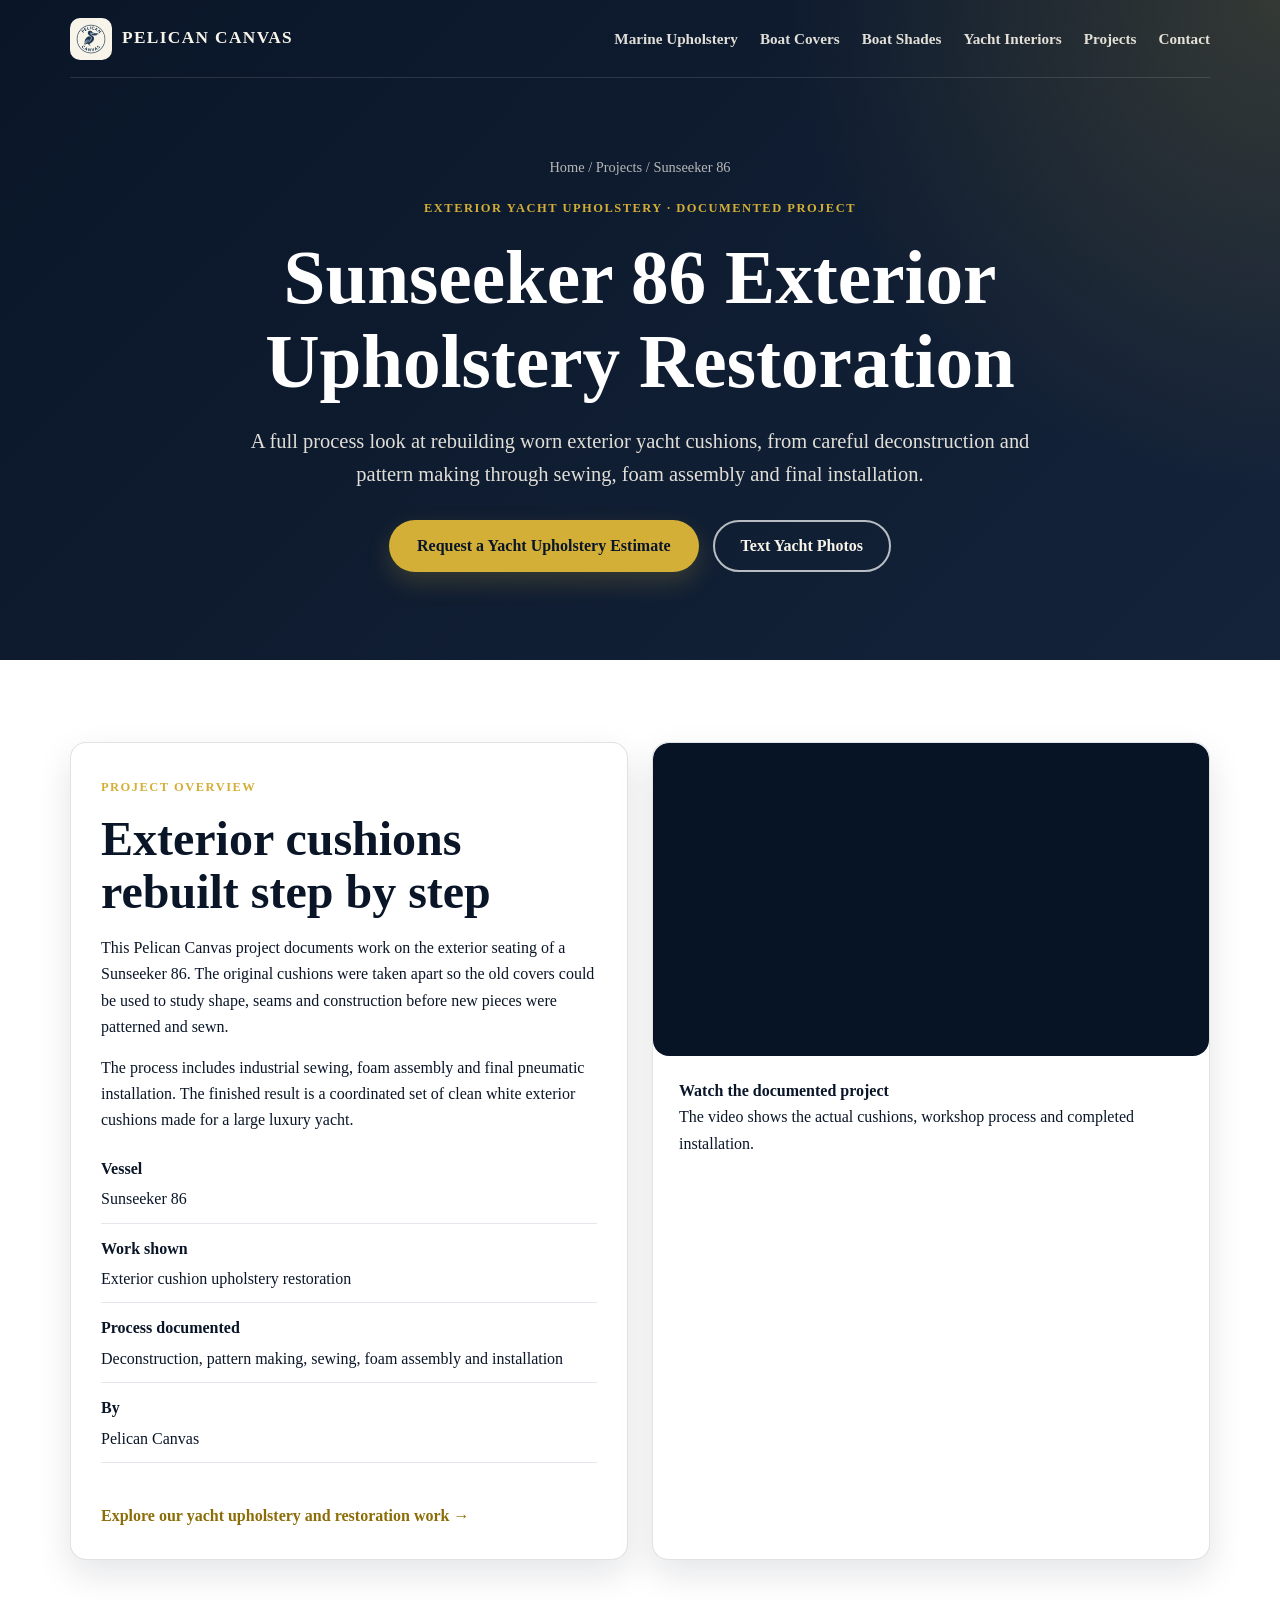
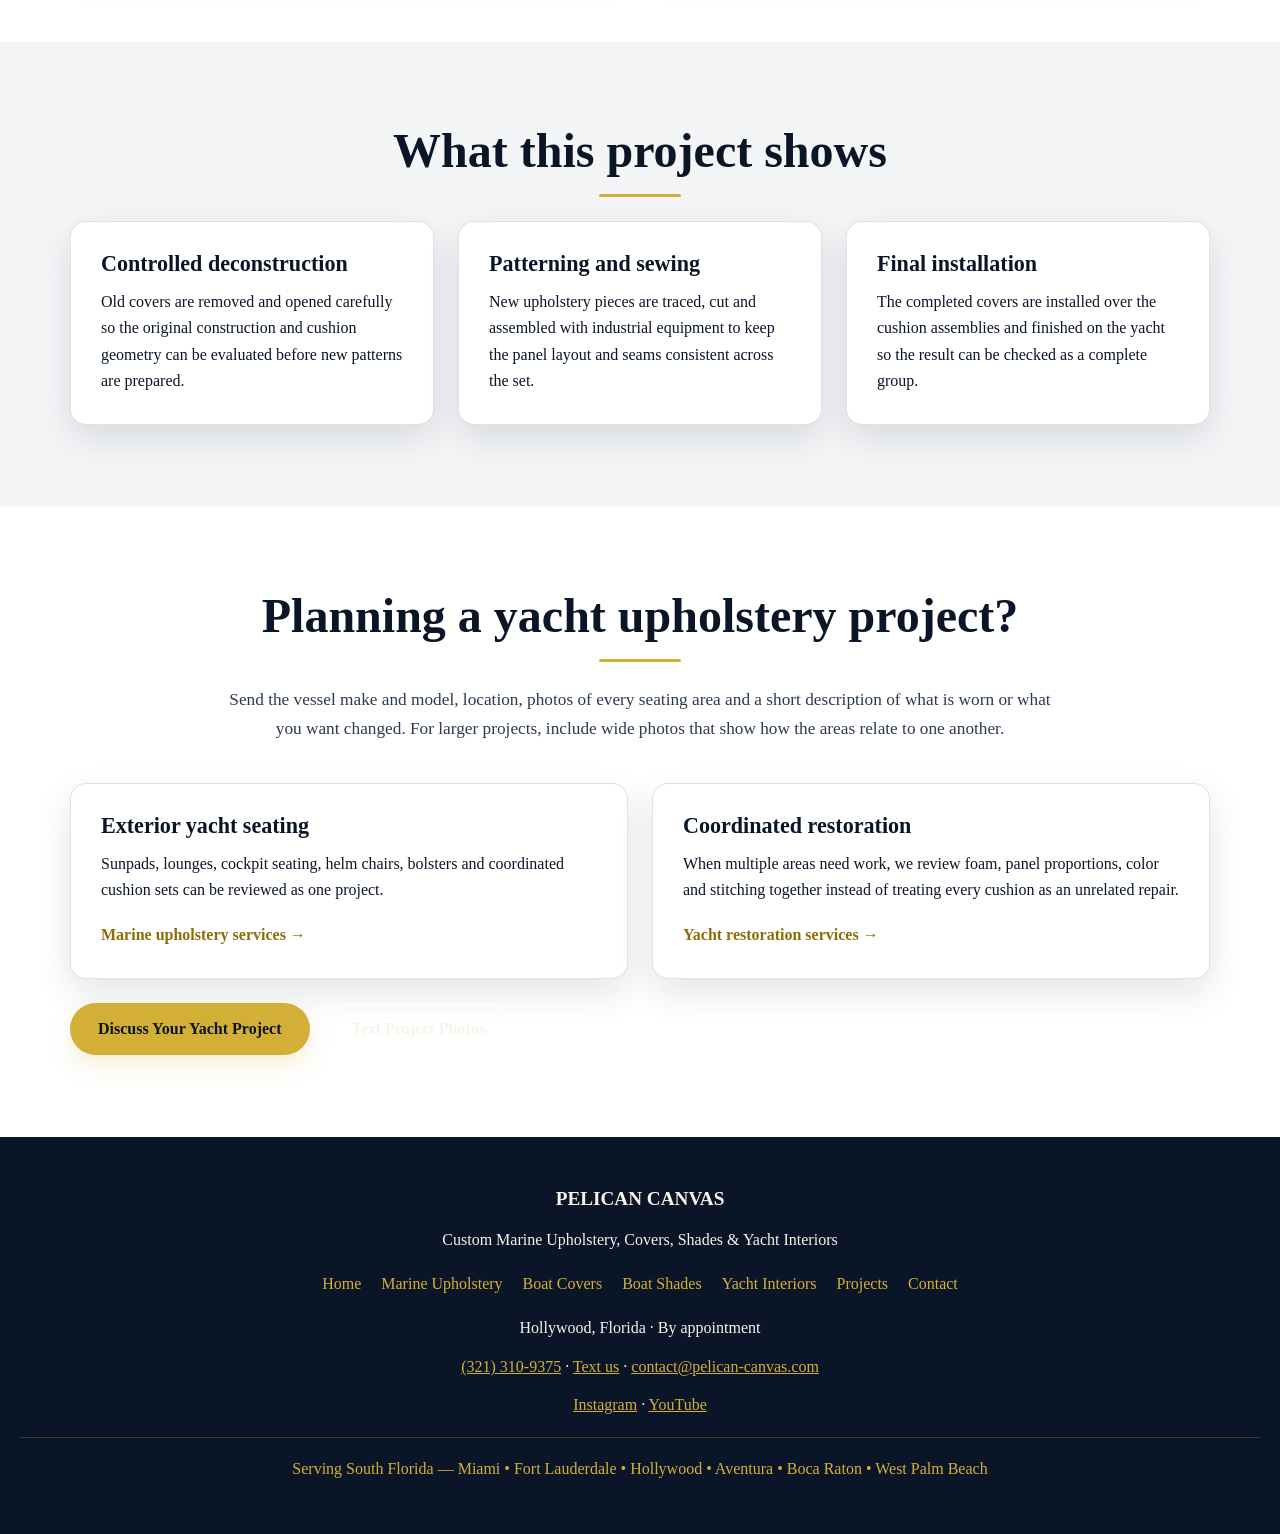
<file: projects/sunseeker-86-exterior-upholstery/index.html>
<!DOCTYPE html>
<html lang="en"><head>
<meta charset="UTF-8"><meta name="viewport" content="width=device-width, initial-scale=1.0">
<!-- Google Analytics: contact clicks indicate intent, not completed enquiries. -->
<script async src="https://www.googletagmanager.com/gtag/js?id=G-T6B7YYZK1E"></script>
<script>window.dataLayer=window.dataLayer||[];function gtag(){dataLayer.push(arguments);}gtag('js',new Date());gtag('config','G-T6B7YYZK1E');</script>
<script src="/site-contact.js?v=20261007" defer></script>
<title>Sunseeker 86 Exterior Yacht Upholstery | Pelican Canvas</title>
<meta name="description" content="See a documented Sunseeker 86 exterior upholstery restoration: cushion deconstruction, pattern making, sewing, foam assembly and final installation.">
<meta name="robots" content="index,follow"><link rel="canonical" href="https://pelican-canvas.com/projects/sunseeker-86-exterior-upholstery/">
<link rel="stylesheet" href="/site-pages.css?v=20261007"><link rel="icon" href="/IMG_9007.png" type="image/png">
<meta property="og:type" content="article"><meta property="og:title" content="Sunseeker 86 Exterior Yacht Upholstery | Pelican Canvas">
<meta property="og:description" content="A documented exterior cushion restoration aboard a Sunseeker 86, from deconstruction and patterning through final installation.">
<meta property="og:url" content="https://pelican-canvas.com/projects/sunseeker-86-exterior-upholstery/">
<meta property="og:image" content="https://i.ytimg.com/vi/4e-S4zGjxEo/maxresdefault.jpg"><meta name="twitter:card" content="summary_large_image">
<script type="application/ld+json">{"@context":"https://schema.org","@graph":[{"@type":"Article","headline":"Sunseeker 86 Exterior Yacht Upholstery Restoration","description":"A documented Sunseeker 86 exterior cushion restoration by Pelican Canvas.","mainEntityOfPage":"https://pelican-canvas.com/projects/sunseeker-86-exterior-upholstery/","image":["https://i.ytimg.com/vi/4e-S4zGjxEo/maxresdefault.jpg"],"author":{"@type":"Organization","name":"Pelican Canvas","url":"https://pelican-canvas.com/"},"publisher":{"@type":"Organization","name":"Pelican Canvas","url":"https://pelican-canvas.com/","logo":{"@type":"ImageObject","url":"https://pelican-canvas.com/IMG_9007.png"}},"datePublished":"2026-10-09","dateModified":"2026-10-09","about":["Sunseeker 86","Exterior yacht upholstery","Marine cushion restoration"]},{"@type":"VideoObject","name":"Sunseeker 86 | Crafted for the Extraordinary","description":"Pelican Canvas documents the restoration of exterior yacht cushions from deconstruction and pattern making through final installation.","thumbnailUrl":"https://i.ytimg.com/vi/4e-S4zGjxEo/maxresdefault.jpg","uploadDate":"2026-06-04T12:50:17Z","duration":"PT6M2S","embedUrl":"https://www.youtube.com/embed/4e-S4zGjxEo","publisher":{"@type":"Organization","name":"Pelican Canvas","url":"https://pelican-canvas.com/"}},{"@type":"BreadcrumbList","itemListElement":[{"@type":"ListItem","position":1,"name":"Home","item":"https://pelican-canvas.com/"},{"@type":"ListItem","position":2,"name":"Projects","item":"https://pelican-canvas.com/projects/"},{"@type":"ListItem","position":3,"name":"Sunseeker 86 Exterior Upholstery","item":"https://pelican-canvas.com/projects/sunseeker-86-exterior-upholstery/"}]}]}</script>
<style>.video-frame{position:relative;padding-top:56.25%;overflow:hidden;border-radius:16px;background:#071426}.video-frame iframe{position:absolute;inset:0;width:100%;height:100%;border:0}.project-facts{display:grid;gap:12px;margin:22px 0}.project-facts div{border-bottom:1px solid #e4e8ed;padding-bottom:10px}.project-facts dt{font-weight:700}.project-facts dd{margin:4px 0 0}.case-buttons{justify-content:flex-start;margin-top:24px}</style>
</head><body><a class="skip-link" href="#main-content">Skip to content</a>
<header class="site-header"><div class="container"><nav class="site-nav" aria-label="Primary navigation"><a class="nav-brand" href="/"><img src="/IMG_9007.png" alt="" width="1000" height="1000"><span>PELICAN CANVAS</span></a><div class="nav-links"><a href="/marine-upholstery/">Marine Upholstery</a><a href="/custom-boat-covers/">Boat Covers</a><a href="/boat-shades/">Boat Shades</a><a href="/yacht-interiors/">Yacht Interiors</a><a href="/projects/">Projects</a><a href="/contact/">Contact</a></div></nav><div class="page-hero"><div class="breadcrumbs"><a href="/">Home</a> / <a href="/projects/">Projects</a> / Sunseeker 86</div><span class="eyebrow">Exterior yacht upholstery · Documented project</span><h1>Sunseeker 86 Exterior Upholstery Restoration</h1><p>A full process look at rebuilding worn exterior yacht cushions, from careful deconstruction and pattern making through sewing, foam assembly and final installation.</p><div class="button-row" style="margin-top:28px;"><a class="button button-primary" href="/contact/?service=yacht-interiors">Request a Yacht Upholstery Estimate</a><a class="button button-secondary" href="sms:+13213109375">Text Yacht Photos</a></div></div></div></header>
<main id="main-content">
<section class="section"><div class="container"><div class="grid grid-2"><article class="card"><span class="eyebrow">Project overview</span><h2 style="text-align:left;margin-top:12px;">Exterior cushions rebuilt step by step</h2><p>This Pelican Canvas project documents work on the exterior seating of a Sunseeker 86. The original cushions were taken apart so the old covers could be used to study shape, seams and construction before new pieces were patterned and sewn.</p><p>The process includes industrial sewing, foam assembly and final pneumatic installation. The finished result is a coordinated set of clean white exterior cushions made for a large luxury yacht.</p><dl class="project-facts"><div><dt>Vessel</dt><dd>Sunseeker 86</dd></div><div><dt>Work shown</dt><dd>Exterior cushion upholstery restoration</dd></div><div><dt>Process documented</dt><dd>Deconstruction, pattern making, sewing, foam assembly and installation</dd></div><div><dt>By</dt><dd>Pelican Canvas</dd></div></dl><a class="card-link" href="/yacht-interiors/">Explore our yacht upholstery and restoration work →</a></article><div class="card" style="padding:0;overflow:hidden;"><div class="video-frame"><iframe src="https://www.youtube.com/embed/4e-S4zGjxEo" title="Sunseeker 86 exterior upholstery restoration by Pelican Canvas" loading="lazy" allow="accelerometer; autoplay; clipboard-write; encrypted-media; gyroscope; picture-in-picture; web-share" allowfullscreen></iframe></div><div style="padding:22px 26px;"><strong>Watch the documented project</strong><p style="margin-bottom:0;">The video shows the actual cushions, workshop process and completed installation.</p></div></div></div></div></section>
<section class="section section-alt"><div class="container"><h2>What this project shows</h2><div class="divider"></div><div class="grid grid-3"><article class="card"><h3>Controlled deconstruction</h3><p>Old covers are removed and opened carefully so the original construction and cushion geometry can be evaluated before new patterns are prepared.</p></article><article class="card"><h3>Patterning and sewing</h3><p>New upholstery pieces are traced, cut and assembled with industrial equipment to keep the panel layout and seams consistent across the set.</p></article><article class="card"><h3>Final installation</h3><p>The completed covers are installed over the cushion assemblies and finished on the yacht so the result can be checked as a complete group.</p></article></div></div></section>
<section class="section"><div class="container"><h2>Planning a yacht upholstery project?</h2><div class="divider"></div><p class="section-intro">Send the vessel make and model, location, photos of every seating area and a short description of what is worn or what you want changed. For larger projects, include wide photos that show how the areas relate to one another.</p><div class="grid grid-2"><article class="card"><h3>Exterior yacht seating</h3><p>Sunpads, lounges, cockpit seating, helm chairs, bolsters and coordinated cushion sets can be reviewed as one project.</p><a class="card-link" href="/marine-upholstery/">Marine upholstery services →</a></article><article class="card"><h3>Coordinated restoration</h3><p>When multiple areas need work, we review foam, panel proportions, color and stitching together instead of treating every cushion as an unrelated repair.</p><a class="card-link" href="/yacht-interiors/">Yacht restoration services →</a></article></div><div class="button-row case-buttons"><a class="button button-primary" href="/contact/?service=yacht-interiors">Discuss Your Yacht Project</a><a class="button button-secondary" href="sms:+13213109375">Text Project Photos</a></div></div></section>
</main><footer class="site-footer"><p style="font-size:1.2rem;font-weight:700;">PELICAN CANVAS</p><p>Custom Marine Upholstery, Covers, Shades &amp; Yacht Interiors</p><div class="footer-links"><a href="/">Home</a><a href="/marine-upholstery/">Marine Upholstery</a><a href="/custom-boat-covers/">Boat Covers</a><a href="/boat-shades/">Boat Shades</a><a href="/yacht-interiors/">Yacht Interiors</a><a href="/projects/">Projects</a><a href="/contact/">Contact</a></div><p>Hollywood, Florida · By appointment</p><p><a href="tel:+13213109375">(321) 310-9375</a> · <a href="sms:+13213109375">Text us</a> · <a href="mailto:contact@pelican-canvas.com">contact@pelican-canvas.com</a></p><p><a href="https://www.instagram.com/pelican.canvas/" target="_blank" rel="noopener">Instagram</a> · <a href="https://www.youtube.com/channel/UCkVa46DMnXWuH2gKthd9YZg" target="_blank" rel="noopener">YouTube</a></p><div class="service-line">Serving South Florida — Miami • Fort Lauderdale • Hollywood • Aventura • Boca Raton • West Palm Beach</div></footer><nav class="mobile-contact" aria-label="Quick contact"><a href="tel:+13213109375">Call</a><a href="sms:+13213109375">Text Photos</a><a href="/contact/?service=yacht-interiors">Request Estimate</a></nav></body></html>
</file>
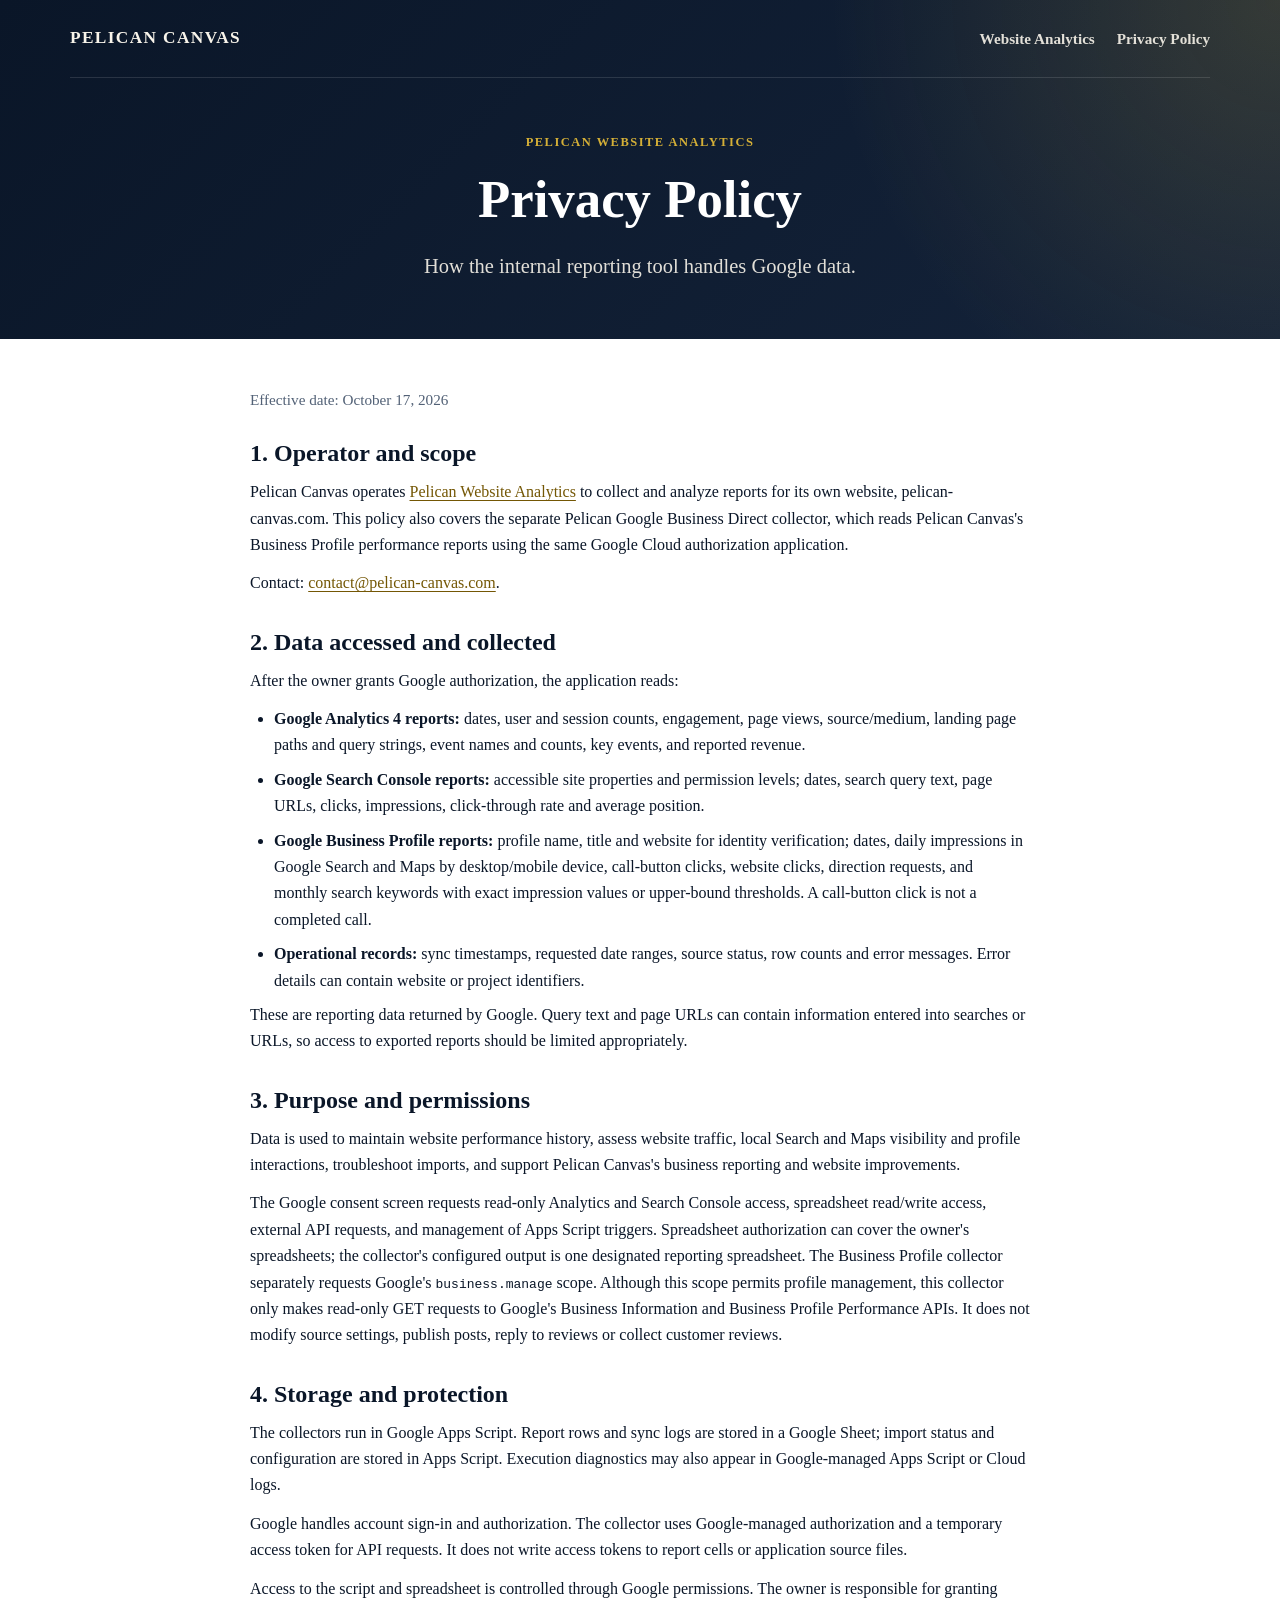
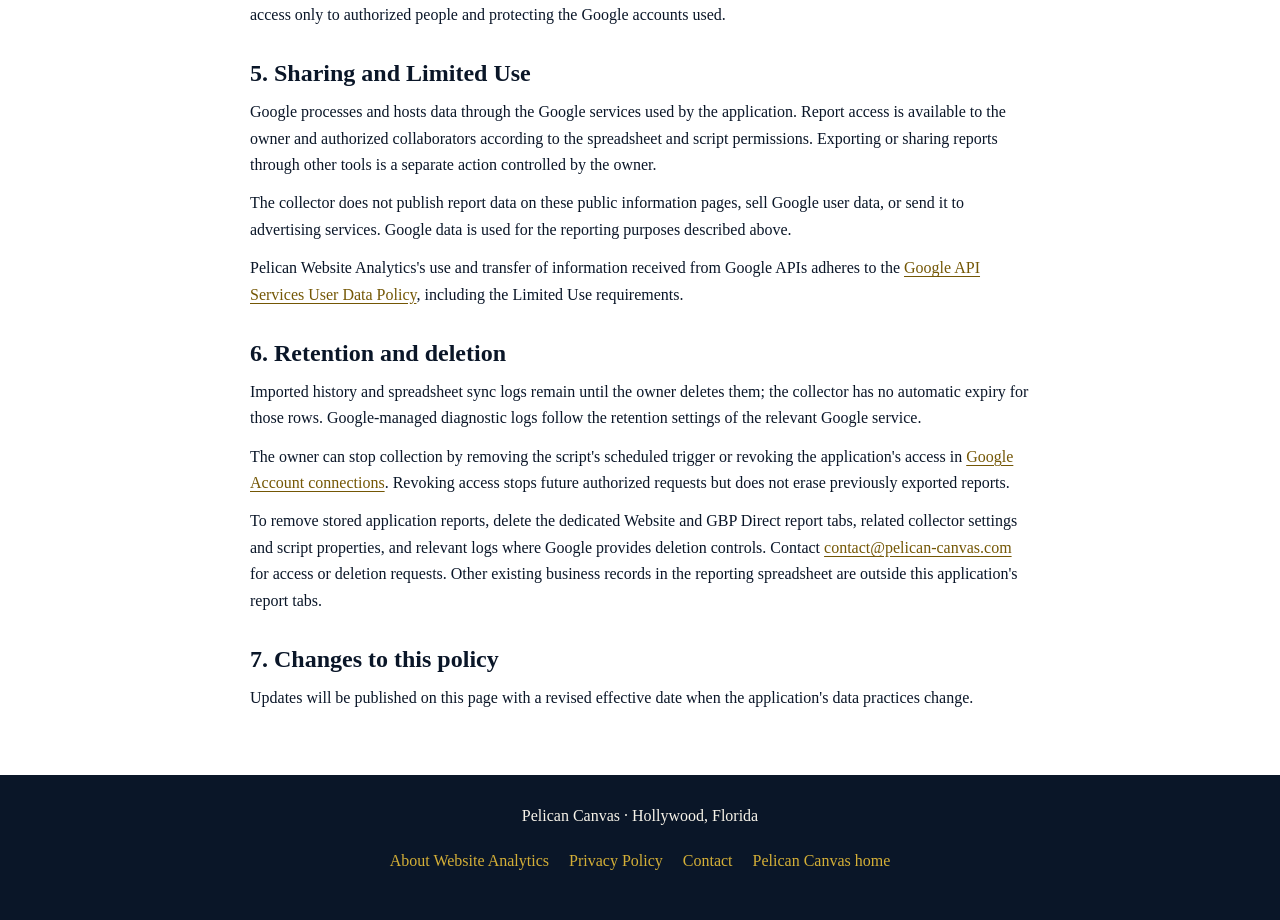
<file: website-analytics/privacy/index.html>
<!DOCTYPE html>
<html lang="en">
<head>
<meta charset="UTF-8">
<meta name="viewport" content="width=device-width, initial-scale=1">
<title>Website Analytics Privacy Policy | Pelican Canvas</title>
<meta name="description" content="How Pelican Website Analytics accesses, uses, stores and shares Google Analytics, Search Console and Business Profile report data.">
<meta name="robots" content="noindex,follow">
<link rel="canonical" href="https://pelican-canvas.com/website-analytics/privacy/">
<link rel="stylesheet" href="/site-pages.css?v=20261007">
<link rel="icon" type="image/png" href="/IMG_9007.png">
<style>
body{padding-bottom:0}.page-hero{padding:50px 0 56px}.page-hero h1{font-size:clamp(2rem,5vw,3.3rem)}.nav-brand{overflow-wrap:anywhere}.document{max-width:820px;padding:48px 20px 64px;margin:auto}.document section+section{margin-top:32px}.document h2{font-size:1.5rem;margin-bottom:12px}.document p+p,.document ul{margin-top:12px}.document li{margin:8px 0}.document ul{padding-left:24px}.document a{color:#745705;text-underline-offset:3px;overflow-wrap:anywhere}.notice{background:var(--light);border-left:3px solid var(--gold);padding:20px 24px;margin:24px 0}.updated{color:#526176;font-size:.95rem;margin-bottom:28px}.site-footer{padding:28px 20px}@media(max-width:640px){.document{padding:32px 16px 44px}.page-hero{padding:36px 0 40px}}
</style>
</head>
<body>
<a class="skip-link" href="#main-content">Skip to content</a>
<header class="site-header"><div class="container">
<nav class="site-nav" aria-label="Primary navigation">
<a class="nav-brand" href="/"><span>PELICAN CANVAS</span></a>
<div class="nav-links"><a href="/website-analytics/">Website Analytics</a><a href="/website-analytics/privacy/">Privacy Policy</a></div>
</nav>
<div class="page-hero"><span class="eyebrow">Pelican Website Analytics</span><h1>Privacy Policy</h1><p>How the internal reporting tool handles Google data.</p></div>
</div></header>
<main id="main-content" class="document">
<p class="updated">Effective date: October 17, 2026</p>
<section aria-labelledby="scope"><h2 id="scope">1. Operator and scope</h2>
<p>Pelican Canvas operates <a href="/website-analytics/">Pelican Website Analytics</a> to collect and analyze reports for its own website, pelican-canvas.com. This policy also covers the separate Pelican Google Business Direct collector, which reads Pelican Canvas's Business Profile performance reports using the same Google Cloud authorization application.</p>
<p>Contact: <a href="mailto:contact@pelican-canvas.com">contact@pelican-canvas.com</a>.</p></section>
<section aria-labelledby="collected"><h2 id="collected">2. Data accessed and collected</h2>
<p>After the owner grants Google authorization, the application reads:</p>
<ul><li><strong>Google Analytics 4 reports:</strong> dates, user and session counts, engagement, page views, source/medium, landing page paths and query strings, event names and counts, key events, and reported revenue.</li>
<li><strong>Google Search Console reports:</strong> accessible site properties and permission levels; dates, search query text, page URLs, clicks, impressions, click-through rate and average position.</li>
<li><strong>Google Business Profile reports:</strong> profile name, title and website for identity verification; dates, daily impressions in Google Search and Maps by desktop/mobile device, call-button clicks, website clicks, direction requests, and monthly search keywords with exact impression values or upper-bound thresholds. A call-button click is not a completed call.</li>
<li><strong>Operational records:</strong> sync timestamps, requested date ranges, source status, row counts and error messages. Error details can contain website or project identifiers.</li></ul>
<p>These are reporting data returned by Google. Query text and page URLs can contain information entered into searches or URLs, so access to exported reports should be limited appropriately.</p></section>
<section aria-labelledby="use"><h2 id="use">3. Purpose and permissions</h2>
<p>Data is used to maintain website performance history, assess website traffic, local Search and Maps visibility and profile interactions, troubleshoot imports, and support Pelican Canvas's business reporting and website improvements.</p>
<p>The Google consent screen requests read-only Analytics and Search Console access, spreadsheet read/write access, external API requests, and management of Apps Script triggers. Spreadsheet authorization can cover the owner's spreadsheets; the collector's configured output is one designated reporting spreadsheet. The Business Profile collector separately requests Google's <code>business.manage</code> scope. Although this scope permits profile management, this collector only makes read-only GET requests to Google's Business Information and Business Profile Performance APIs. It does not modify source settings, publish posts, reply to reviews or collect customer reviews.</p></section>
<section aria-labelledby="storage"><h2 id="storage">4. Storage and protection</h2>
<p>The collectors run in Google Apps Script. Report rows and sync logs are stored in a Google Sheet; import status and configuration are stored in Apps Script. Execution diagnostics may also appear in Google-managed Apps Script or Cloud logs.</p>
<p>Google handles account sign-in and authorization. The collector uses Google-managed authorization and a temporary access token for API requests. It does not write access tokens to report cells or application source files.</p>
<p>Access to the script and spreadsheet is controlled through Google permissions. The owner is responsible for granting access only to authorized people and protecting the Google accounts used.</p></section>
<section aria-labelledby="sharing"><h2 id="sharing">5. Sharing and Limited Use</h2>
<p>Google processes and hosts data through the Google services used by the application. Report access is available to the owner and authorized collaborators according to the spreadsheet and script permissions. Exporting or sharing reports through other tools is a separate action controlled by the owner.</p>
<p>The collector does not publish report data on these public information pages, sell Google user data, or send it to advertising services. Google data is used for the reporting purposes described above.</p>
<p>Pelican Website Analytics's use and transfer of information received from Google APIs adheres to the <a href="https://developers.google.com/terms/api-services-user-data-policy">Google API Services User Data Policy</a>, including the Limited Use requirements.</p></section>
<section aria-labelledby="retention"><h2 id="retention">6. Retention and deletion</h2>
<p>Imported history and spreadsheet sync logs remain until the owner deletes them; the collector has no automatic expiry for those rows. Google-managed diagnostic logs follow the retention settings of the relevant Google service.</p>
<p>The owner can stop collection by removing the script's scheduled trigger or revoking the application's access in <a href="https://myaccount.google.com/connections">Google Account connections</a>. Revoking access stops future authorized requests but does not erase previously exported reports.</p>
<p>To remove stored application reports, delete the dedicated Website and GBP Direct report tabs, related collector settings and script properties, and relevant logs where Google provides deletion controls. Contact <a href="mailto:contact@pelican-canvas.com">contact@pelican-canvas.com</a> for access or deletion requests. Other existing business records in the reporting spreadsheet are outside this application's report tabs.</p></section>
<section aria-labelledby="changes"><h2 id="changes">7. Changes to this policy</h2>
<p>Updates will be published on this page with a revised effective date when the application's data practices change.</p></section>
</main>
<footer class="site-footer"><p>Pelican Canvas · Hollywood, Florida</p><div class="footer-links"><a href="/website-analytics/">About Website Analytics</a><a href="/website-analytics/privacy/">Privacy Policy</a><a href="mailto:contact@pelican-canvas.com">Contact</a><a href="/">Pelican Canvas home</a></div></footer>
</body>
</html>
</file>
<file: site-pages.css>
:root {
  --navy: #0a1628;
  --navy-2: #14233a;
  --gold: #d4af37;
  --cream: #f8f4ea;
  --white: #ffffff;
  --light: #f3f5f7;
  --muted: #667085;
  --border: rgba(10, 22, 40, 0.12);
  --shadow: 0 14px 36px rgba(10, 22, 40, 0.11);
  --radius: 16px;
  --max: 1180px;
}

* {
  box-sizing: border-box;
  margin: 0;
  padding: 0;
}

html {
  scroll-behavior: smooth;
}

body {
  background: var(--white);
  color: var(--navy);
  font-family: Georgia, "Times New Roman", serif;
  line-height: 1.65;
}

img {
  display: block;
  height: auto;
  max-width: 100%;
}

a {
  color: inherit;
}

.container {
  margin: 0 auto;
  max-width: var(--max);
  padding: 0 20px;
}

.site-header {
  background:
    radial-gradient(circle at top right, rgba(212, 175, 55, 0.18), transparent 34%),
    linear-gradient(135deg, var(--navy), var(--navy-2));
  color: var(--cream);
}

.site-nav {
  align-items: center;
  border-bottom: 1px solid rgba(255, 255, 255, 0.12);
  display: flex;
  gap: 28px;
  justify-content: space-between;
  min-height: 78px;
}

.nav-brand {
  align-items: center;
  display: inline-flex;
  font-size: 1.08rem;
  font-weight: 700;
  gap: 10px;
  letter-spacing: 0.08em;
  text-decoration: none;
}

.nav-brand img {
  background: var(--cream);
  border-radius: 10px;
  height: 42px;
  padding: 5px;
  width: 42px;
}

.nav-links {
  align-items: center;
  display: flex;
  flex-wrap: wrap;
  gap: 22px;
}

.nav-links a {
  color: rgba(248, 244, 234, 0.9);
  font-size: 0.95rem;
  font-weight: 700;
  text-decoration: none;
}

.nav-links a:hover,
.nav-links a[aria-current="page"] {
  color: var(--gold);
}

.page-hero {
  padding: 78px 0 88px;
  text-align: center;
}

.eyebrow {
  color: var(--gold);
  display: inline-block;
  font-size: 0.78rem;
  font-weight: 700;
  letter-spacing: 0.12em;
  text-transform: uppercase;
}

h1,
h2,
h3 {
  color: var(--navy);
  line-height: 1.12;
}

.page-hero h1 {
  color: var(--white);
  font-size: clamp(2.6rem, 6vw, 4.7rem);
  margin: 16px auto 20px;
  max-width: 980px;
}

.page-hero p {
  color: rgba(248, 244, 234, 0.9);
  font-size: clamp(1.08rem, 2vw, 1.28rem);
  margin: 0 auto;
  max-width: 820px;
}

.breadcrumbs {
  color: rgba(248, 244, 234, 0.72);
  font-size: 0.9rem;
  margin-bottom: 14px;
}

.breadcrumbs a {
  text-decoration: none;
}

.breadcrumbs a:hover {
  color: var(--gold);
}

.section {
  padding: 82px 0;
}

.section-alt {
  background: var(--light);
}

.section h2 {
  font-size: clamp(2rem, 4vw, 3rem);
  margin-bottom: 16px;
  text-align: center;
}

.section-intro {
  color: #2c3a4f;
  font-size: 1.08rem;
  margin: 0 auto 40px;
  max-width: 850px;
  text-align: center;
}

.divider {
  background: var(--gold);
  border-radius: 999px;
  height: 3px;
  margin: 0 auto 24px;
  width: 82px;
}

.grid {
  display: grid;
  gap: 24px;
}

.grid-2 {
  grid-template-columns: repeat(2, minmax(0, 1fr));
}

.grid-3 {
  grid-template-columns: repeat(3, minmax(0, 1fr));
}

.card {
  background: var(--white);
  border: 1px solid var(--border);
  border-radius: var(--radius);
  box-shadow: var(--shadow);
  padding: 30px;
}

.card h3 {
  font-size: 1.38rem;
  margin-bottom: 12px;
}

.card p + p {
  margin-top: 14px;
}

.check-list {
  display: grid;
  gap: 11px;
  list-style: none;
  margin-top: 16px;
}

.check-list li {
  padding-left: 26px;
  position: relative;
}

.check-list li::before {
  color: var(--gold);
  content: "✓";
  font-weight: 700;
  left: 0;
  position: absolute;
}

.media-card {
  overflow: hidden;
  padding: 0;
}

.media-card img {
  aspect-ratio: 4 / 3;
  object-fit: cover;
  width: 100%;
}

.media-card-body {
  padding: 26px;
}

.card-link {
  color: #8c6d08;
  display: inline-block;
  font-weight: 700;
  margin-top: 18px;
  text-decoration: none;
}

.card-link:hover {
  text-decoration: underline;
}

.feature-photo {
  border-radius: var(--radius);
  box-shadow: var(--shadow);
  max-height: 680px;
  object-fit: cover;
  width: 100%;
}

.content-split {
  align-items: center;
  display: grid;
  gap: 42px;
  grid-template-columns: 1.05fr 0.95fr;
}

.content-copy h2 {
  margin-bottom: 18px;
  text-align: left;
}

.content-copy p + p {
  margin-top: 14px;
}

.material-band {
  background: linear-gradient(135deg, var(--navy), var(--navy-2));
  border-radius: 20px;
  color: var(--cream);
  padding: 42px;
}

.material-band h2,
.material-band h3 {
  color: var(--white);
  text-align: left;
}

.material-band .check-list li::before {
  color: var(--gold);
}

.steps {
  counter-reset: step;
}

.step {
  min-height: 100%;
}

.step-number {
  align-items: center;
  background: var(--gold);
  border-radius: 50%;
  color: var(--navy);
  display: inline-flex;
  font-size: 1.25rem;
  font-weight: 700;
  height: 52px;
  justify-content: center;
  margin-bottom: 16px;
  width: 52px;
}

.cta {
  background: linear-gradient(135deg, var(--navy), var(--navy-2));
  border-radius: 20px;
  box-shadow: var(--shadow);
  color: var(--cream);
  padding: 54px 30px;
  text-align: center;
}

.cta h2 {
  color: var(--white);
}

.cta p {
  color: rgba(248, 244, 234, 0.88);
  margin: 0 auto 24px;
  max-width: 760px;
}

.button-row {
  display: flex;
  flex-wrap: wrap;
  gap: 14px;
  justify-content: center;
}

.button {
  align-items: center;
  border: 2px solid transparent;
  border-radius: 999px;
  display: inline-flex;
  font-weight: 700;
  justify-content: center;
  min-height: 52px;
  padding: 0 26px;
  text-decoration: none;
  transition: transform 0.2s ease, box-shadow 0.2s ease;
}

.button:hover {
  transform: translateY(-2px);
}

.button-primary {
  background: var(--gold);
  color: var(--navy);
  box-shadow: 0 10px 24px rgba(212, 175, 55, 0.2);
}

.button-secondary {
  border-color: rgba(255, 255, 255, 0.7);
  color: var(--cream);
}

.faq-list {
  display: grid;
  gap: 18px;
}

.faq-item {
  border-bottom: 1px solid var(--border);
  padding-bottom: 18px;
}

.faq-item:last-child {
  border-bottom: 0;
  padding-bottom: 0;
}

.faq-item h3 {
  font-size: 1.18rem;
  margin-bottom: 6px;
}

.site-footer {
  background: var(--navy);
  color: var(--cream);
  padding: 46px 20px 52px;
  text-align: center;
}

.footer-links {
  display: flex;
  flex-wrap: wrap;
  gap: 10px 20px;
  justify-content: center;
  margin: 18px 0;
}

.footer-links a {
  color: var(--gold);
  text-decoration: none;
}

.footer-links a:hover {
  text-decoration: underline;
}

.service-line {
  border-top: 1px solid rgba(212, 175, 55, 0.25);
  color: var(--gold);
  margin-top: 18px;
  padding-top: 18px;
}

@media (max-width: 900px) {
  .content-split,
  .grid-2,
  .grid-3 {
    grid-template-columns: 1fr;
  }

  .site-nav {
    align-items: flex-start;
    flex-direction: column;
    gap: 14px;
    padding: 16px 0;
  }

  .nav-links {
    gap: 10px 18px;
  }
}

@media (max-width: 640px) {
  .container {
    padding: 0 16px;
  }

  .page-hero {
    padding: 60px 0 68px;
  }

  .section {
    padding: 64px 0;
  }

  .card,
  .material-band {
    padding: 24px;
  }

  .button-row {
    flex-direction: column;
  }

  .button {
    width: 100%;
  }
}

.skip-link { position: absolute; left: 16px; top: -80px; z-index: 10; padding: 12px 18px; background: var(--cream); color: var(--navy); }
.skip-link:focus { top: 12px; }
a:focus-visible, button:focus-visible, input:focus-visible, select:focus-visible, textarea:focus-visible { outline: 3px solid #84630b; outline-offset: 4px; }
.site-header a:focus-visible, .home-header a:focus-visible, .site-footer a:focus-visible { outline-color: var(--gold); }
.review { margin: 0; }
.review blockquote { color: var(--navy); font-size: 1.04rem; line-height: 1.55; }
.review figcaption { color: #40516a; font-size: .85rem; margin-top: 14px; }
.review-source { margin-top: 22px; text-align: center; }
.review-source a { color: #745705; font-weight: 700; }
.button-outline { border-color: var(--navy); color: var(--navy); background: transparent; }
button.button { font: inherit; font-weight: 700; cursor: pointer; }
.contact-options { display: flex; flex-wrap: wrap; gap: 12px; margin-top: 22px; }
.request-form { max-width: 860px; margin: 0 auto; }
.form-grid { display: grid; grid-template-columns: repeat(2, minmax(0, 1fr)); gap: 22px; }
.form-grid label { display: block; font-weight: 700; color: var(--navy); }
.form-grid input, .form-grid select, .form-grid textarea { display: block; width: 100%; min-height: 48px; border: 1px solid #7a8697; border-radius: 8px; background: white; color: var(--navy); padding: 12px; margin-top: 8px; font: inherit; font-weight: 400; }
.form-grid textarea { resize: vertical; }
.form-wide { grid-column: 1 / -1; }
.form-note { margin-top: 18px; color: #40516a; font-size: .92rem; }
.mobile-contact { display: none; }
.site-footer p + p { margin-top: 12px; }
.site-footer p a { color: var(--gold); }
@media (max-width: 640px) {
  body { padding-bottom: calc(64px + env(safe-area-inset-bottom)); }
  .form-grid { grid-template-columns: 1fr; }
  .contact-options .button { width: 100%; }
  .mobile-contact { display: grid; grid-template-columns: 1fr 1fr 1.5fr; position: fixed; bottom: 0; left: 0; width: 100%; padding: 8px 10px calc(8px + env(safe-area-inset-bottom)); gap: 8px; z-index: 20; background: var(--navy); box-shadow: 0 -3px 18px rgba(0,0,0,.18); }
  .mobile-contact a { display: flex; align-items: center; justify-content: center; min-height: 48px; border: 1px solid var(--gold); border-radius: 8px; color: var(--cream); text-decoration: none; font-weight: 700; font-size: .82rem; }
  .mobile-contact a:last-child { color: var(--navy); background: var(--gold); }
}
</file>
<file: projects/cobia-296-upholstery-restoration/project.css>
.cobia-page .page-hero { padding: 46px 0 54px; }
.cobia-page .page-hero h1 { font-size: clamp(2.25rem, 5vw, 4rem); max-width: 950px; }
.cobia-page .page-hero p { max-width: 760px; }
.cobia-page .project-overview { padding: 64px 0; }
.cobia-page .project-overview .content-split { grid-template-columns: 0.9fr 1.1fr; gap: 64px; }
.cobia-page .project-photo { display: block; position: relative; border-radius: 14px; overflow: hidden; background: #e4e7e9; cursor: zoom-in; }
.cobia-page .project-photo img { width: 100%; height: auto; aspect-ratio: 941 / 1672; object-fit: contain; }
.cobia-page .project-photo:focus-visible { outline: 3px solid #8c6d08; outline-offset: 5px; }
.cobia-page .photo-enlarge { position: absolute; bottom: 16px; right: 16px; background: rgba(10,22,40,.9); color: white; padding: 7px 12px; border-radius: 4px; font: 13px/1.4 Arial,sans-serif; }
.cobia-page .overview-figure > figcaption { color: #475467; font-size: .88rem; margin-top: 12px; }
.cobia-page .project-facts { margin-top: 28px; border-top: 1px solid var(--border); }
.cobia-page .project-facts div { display: grid; grid-template-columns: 90px 1fr; gap: 16px; padding: 13px 0; border-bottom: 1px solid var(--border); }
.cobia-page .project-facts dt { font-weight: bold; }
.cobia-page .project-facts dd { color: #344054; }
.cobia-page .project-gallery { display: grid; grid-template-columns: repeat(3,minmax(0,1fr)); gap: 28px; }
.cobia-page .gallery-item figcaption { padding-top: 22px; }
.cobia-page .gallery-number { display: block; color: #775d08; font: bold .72rem/1.5 Arial,sans-serif; letter-spacing: .12em; margin-bottom: 10px; }
.cobia-page .gallery-item h3 { font-size: 1.5rem; margin-bottom: 12px; }
.cobia-page .gallery-item p { color: #344054; }
.cobia-page .project-details { gap: 64px; }
.cobia-page .project-details .material-band h2 { font-size: 2rem; }
.cobia-page .photo-dialog { position: fixed; inset: 0; margin: auto; width: min(1120px,100vw - 24px); height: min(1000px,100dvh - 24px); max-width: none; max-height: none; border: 0; border-radius: 12px; background: #0a1628; color: white; padding: 58px 62px 22px; overflow: hidden; }
.cobia-page .photo-dialog::backdrop { background: rgba(0,0,0,.88); }
.cobia-page .photo-dialog figure { height: 100%; display: flex; flex-direction: column; align-items: center; justify-content: center; gap: 14px; }
.cobia-page .lightbox-image { display: block; width: 100%; height: 100%; min-height: 0; object-fit: contain; }
.cobia-page .lightbox-caption { flex-shrink: 0; text-align: center; font: 14px/1.5 Arial,sans-serif; max-width: 700px; }
.cobia-page .photo-dialog button { position: absolute; border: 1px solid rgba(255,255,255,.4); background: #14233a; color: #fff; width: 44px; height: 44px; border-radius: 50%; font: 24px/1 Arial,sans-serif; cursor: pointer; }
.cobia-page .photo-dialog button:focus-visible { outline: 3px solid var(--gold); outline-offset: 3px; }
.cobia-page .lightbox-close { right: 12px; top: 10px; }
.cobia-page .lightbox-prev { left: 10px; top: calc(50% - 22px); }
.cobia-page .lightbox-next { right: 10px; top: calc(50% - 22px); }
html:has(.photo-dialog[open]) { overflow: hidden; }
@media(max-width: 900px) {
  .cobia-page .project-overview .content-split { grid-template-columns: 1fr 1fr; gap: 32px; }
  .cobia-page .content-copy h2 { font-size: 2.2rem; }
  .cobia-page .project-gallery { gap: 20px; }
  .cobia-page .project-details { grid-template-columns: 1fr; gap: 32px; }
}
@media(max-width: 640px) {
  .cobia-page .page-hero { padding: 32px 0 40px; }
  .cobia-page .project-overview { padding: 32px 0 48px; }
  .cobia-page .project-overview .content-split, .cobia-page .project-gallery { grid-template-columns: 1fr; gap: 36px; }
  .cobia-page .project-photo { border-radius: 10px; }
  .cobia-page .section { padding-top: 48px; padding-bottom: 48px; }
  .cobia-page .photo-dialog { width: 100vw; height: 100dvh; inset: 0; border-radius: 0; padding: 58px 10px 88px; }
  .cobia-page .lightbox-prev, .cobia-page .lightbox-next { top: auto; bottom: 18px; }
  .cobia-page .lightbox-prev { left: calc(50% - 58px); }
  .cobia-page .lightbox-next { right: calc(50% - 58px); }
  .cobia-page .lightbox-caption { font-size: 13px; }
}
@media(prefers-reduced-motion: reduce) { html { scroll-behavior: auto; } .cobia-page .button { transition: none; } }
</file>
